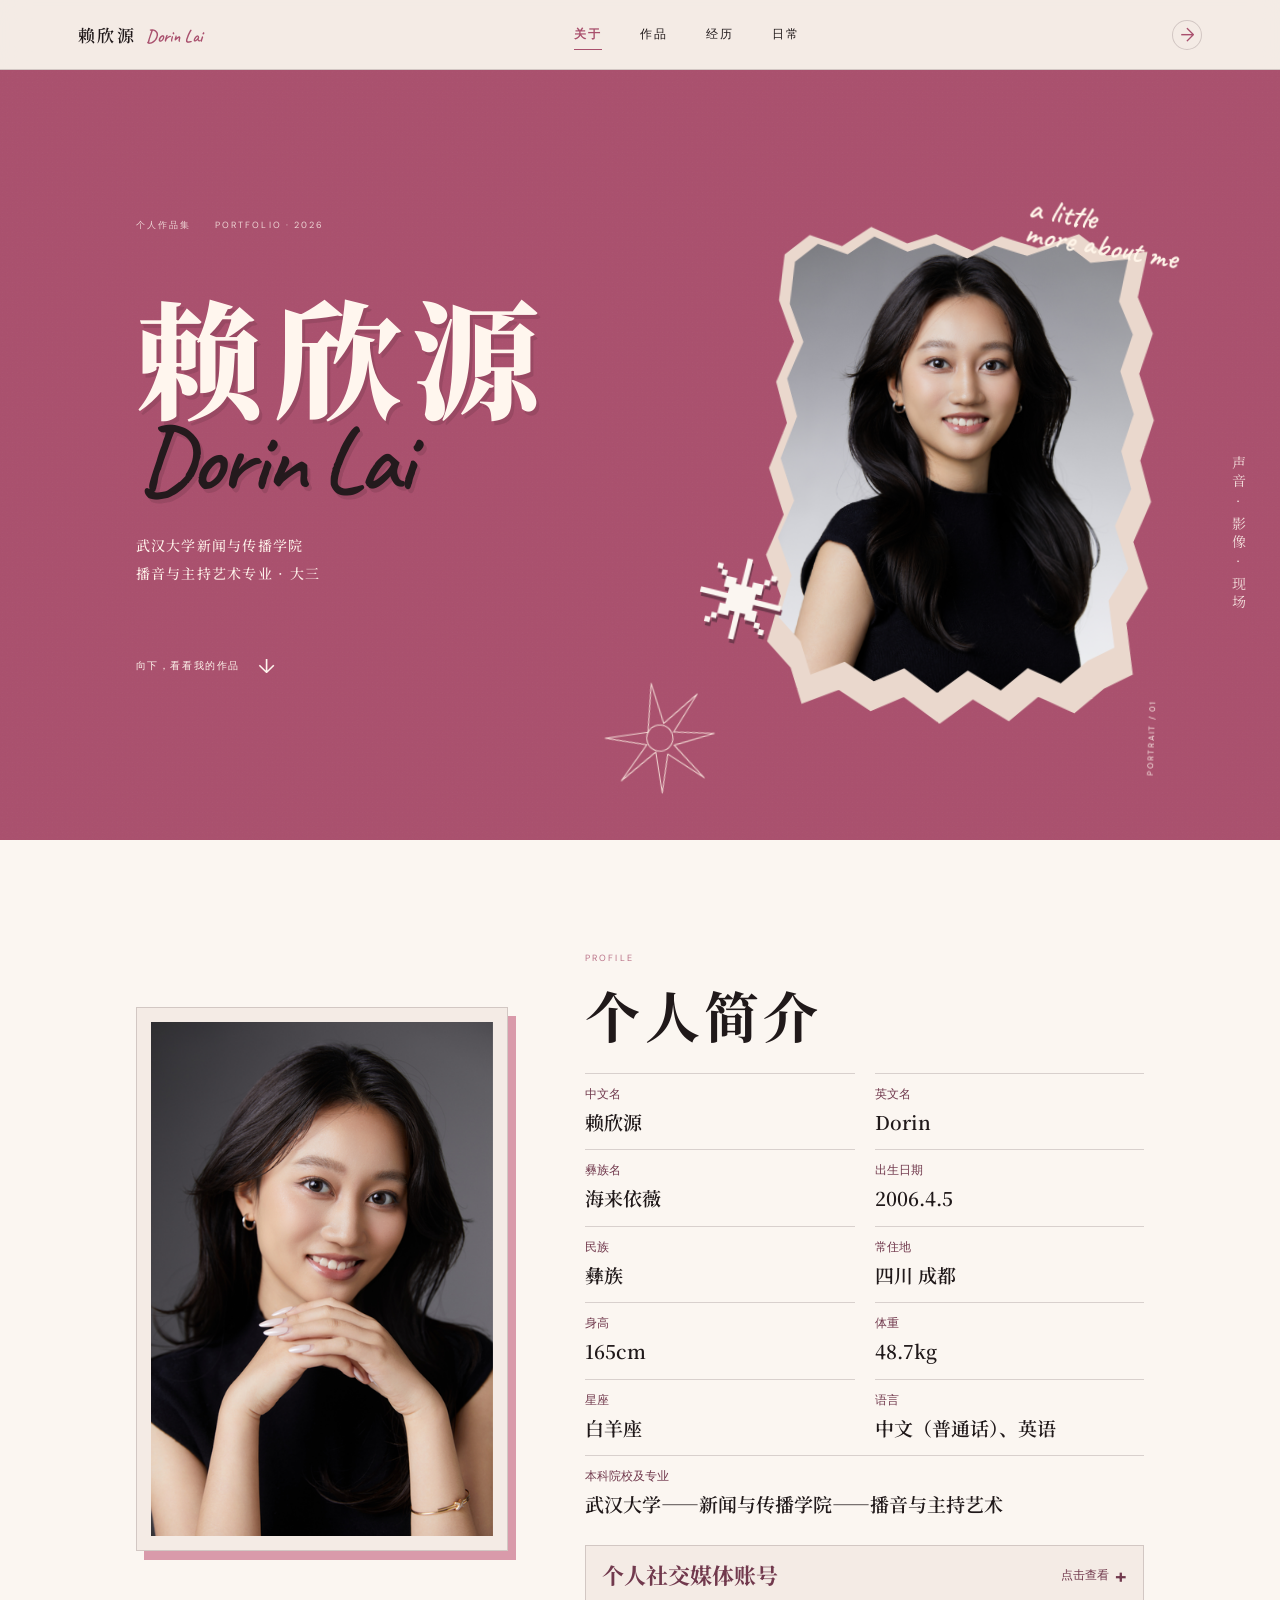
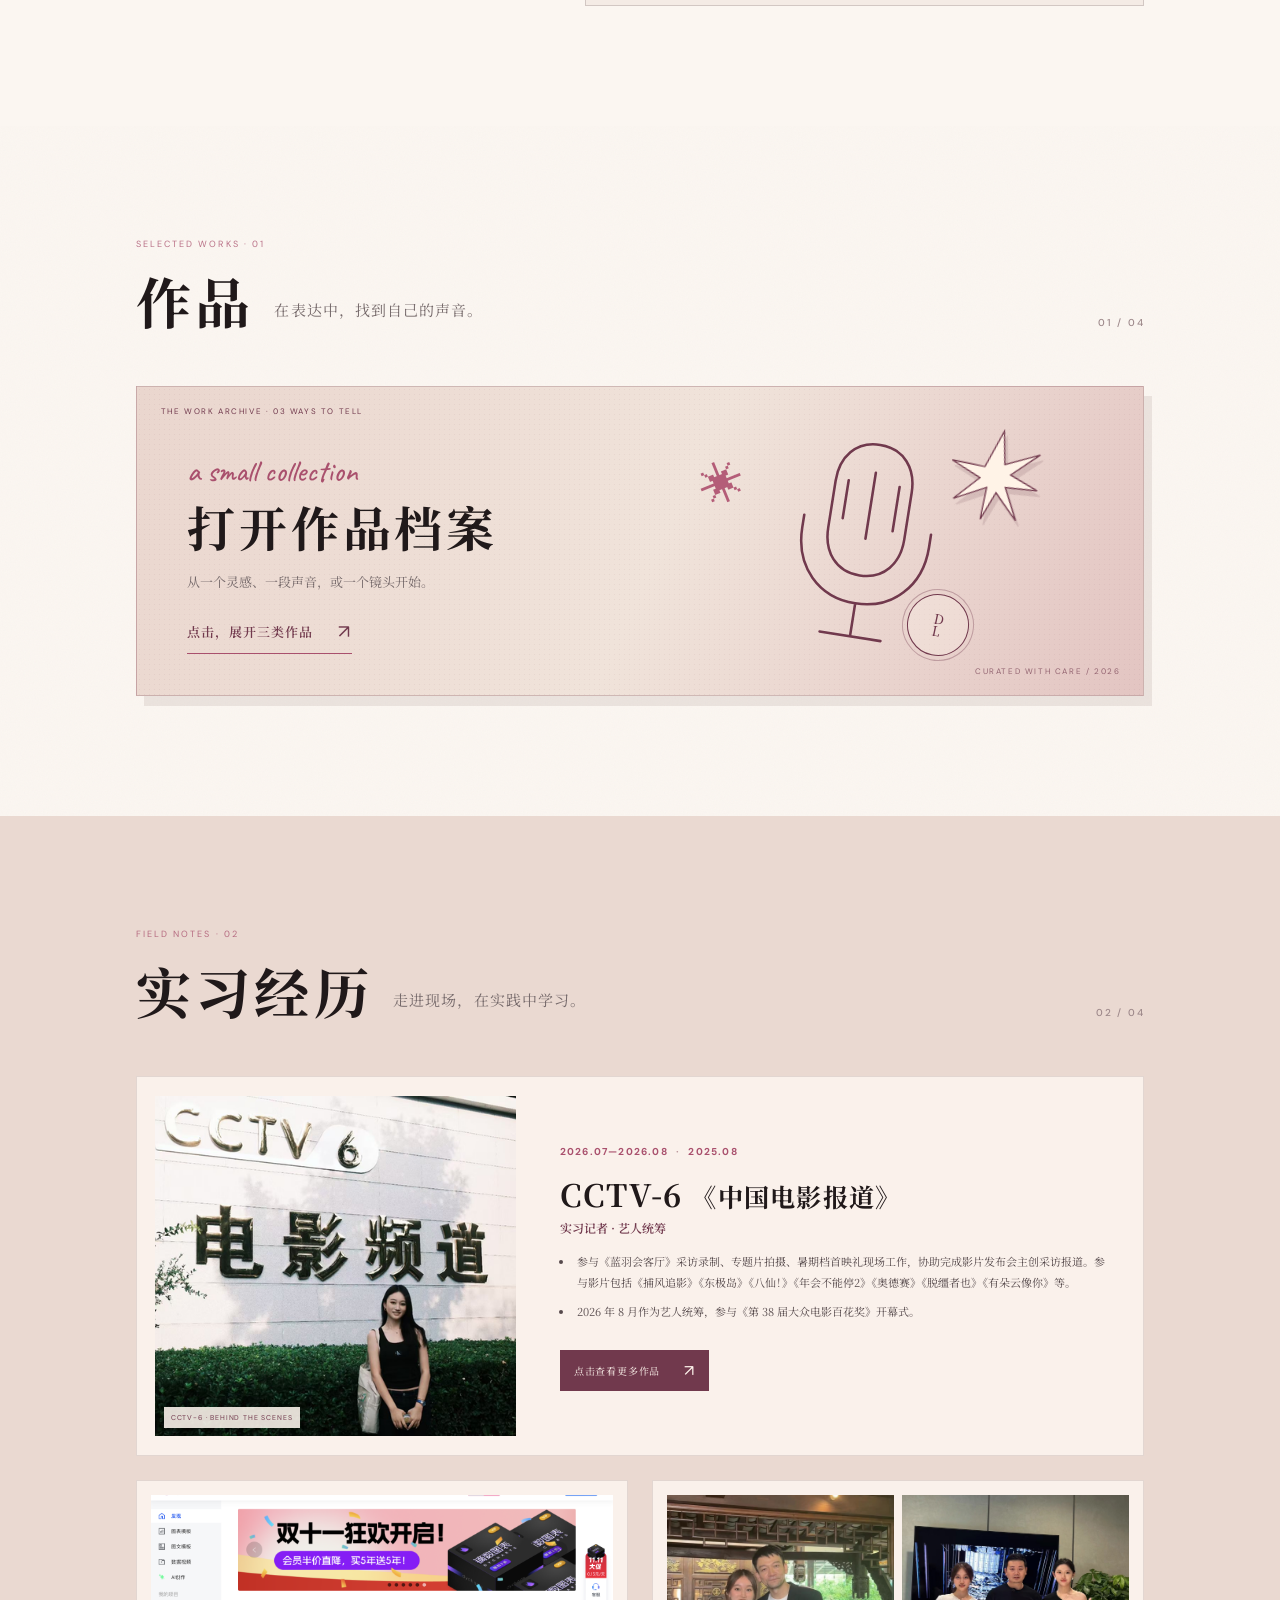
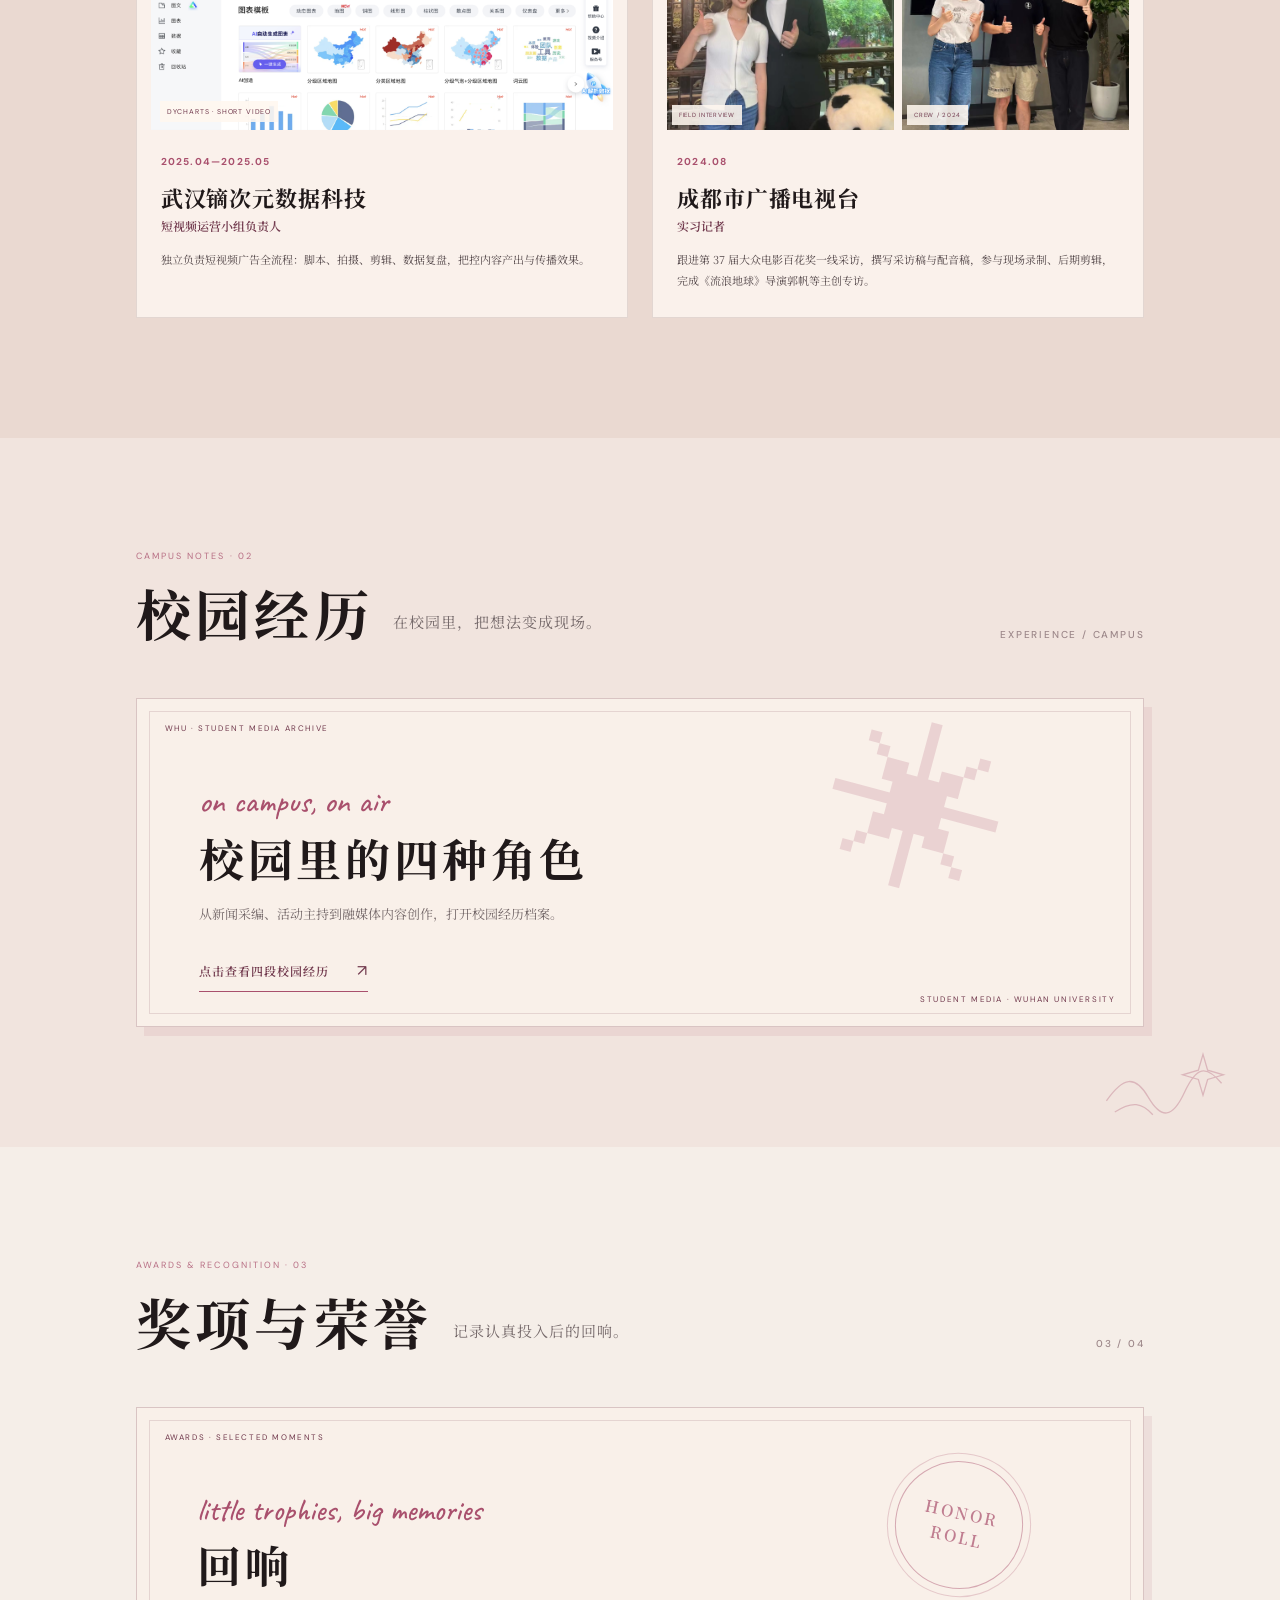
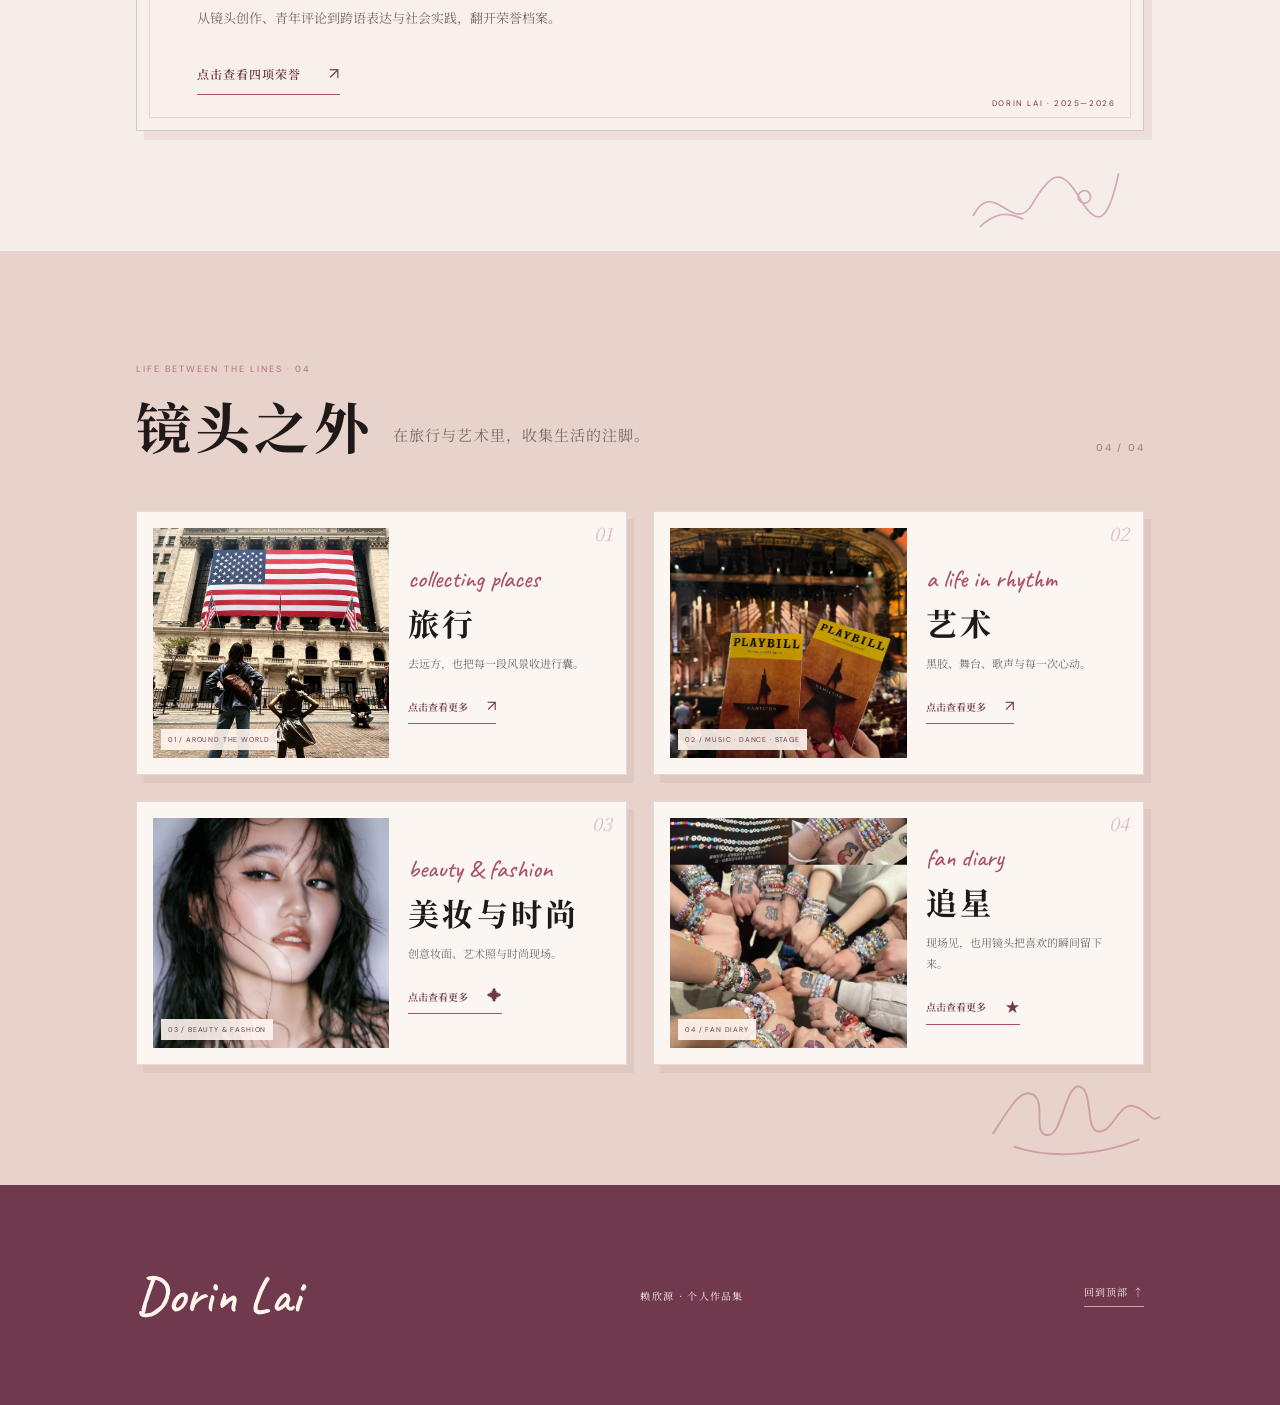
<file: index.html>
<!doctype html>
<html lang="zh-CN">
  <head>
    <meta charset="UTF-8" />
    <meta name="viewport" content="width=device-width, initial-scale=1.0" />
    <meta name="theme-color" content="#f4e9e3" />
    <title>Dorin Lai — Portfolio</title>
    <link rel="preconnect" href="https://fonts.googleapis.com" />
    <link rel="preconnect" href="https://fonts.gstatic.com" crossorigin />
    <link href="https://fonts.googleapis.com/css2?family=Caveat:wght@500;600;700&family=ZCOOL+KuaiLe&family=DM+Sans:wght@400;500;600;700;800&family=Noto+Serif+SC:wght@400;500;600;700;900&display=swap" rel="stylesheet" />
    <link rel="stylesheet" href="portfolio.css" />
  </head>
  <body>
    <div class="scroll-progress" aria-hidden="true"><span></span></div>
    <header class="site-header">
      <a class="wordmark" href="index.html" aria-label="返回首页"><span>赖欣源</span><i>Dorin Lai</i></a>
      <button class="menu-toggle" aria-expanded="false" aria-label="打开导航"><span></span><span></span></button>
      <nav class="main-nav" aria-label="作品集导航">
        <a href="#about">关于</a><a href="#works">作品</a><a href="#experience">经历</a><a href="#story">日常</a>
      </nav>
      <a class="back-home" href="cover.html" aria-label="返回封面">↗</a>
    </header>

    <main>
      <section class="intro" id="about">
        <div class="intro-copy">
          <p class="eyebrow"><span>个人作品集</span><span>PORTFOLIO · 2026</span></p>
          <h1>赖欣源<span class="name-script">Dorin Lai</span></h1>
          <p class="intro-note">武汉大学新闻与传播学院<br />播音与主持艺术专业 · 大三</p>
          <a class="scroll-cue" href="#works"><span>向下，看看我的作品</span><b>↓</b></a>
        </div>
        <div class="portrait-stage">
          <div class="photo-mat"></div>
          <img src="assets/dorin-portrait.jpg" alt="赖欣源个人形象照" />
          <span class="scribble">a little<br />more about me</span>
          <span class="photo-star">✳</span>
          <span class="caption">PORTRAIT / 01</span>
        </div>
        <span class="margin-note">声音 · 影像 · 现场</span>
        <svg class="intro-doodle" viewBox="0 0 150 150" aria-hidden="true"><path d="M75 5 83 59 132 28 94 72 146 82 92 89 124 137 82 99 67 148 67 94 17 124 57 83 5 66 61 67Z"/><circle cx="75" cy="77" r="17"/></svg>
      </section>

      <section class="profile section-pad" id="profile" aria-labelledby="profile-title">
        <figure class="profile-portrait">
          <img src="assets/dorin-profile-portrait.png" width="432" height="648" alt="赖欣源的个人形象照" />
        </figure>
        <div class="profile-copy">
          <div class="section-heading">
            <div><p class="eyebrow">PROFILE</p><h2 id="profile-title">个人简介</h2></div>
          </div>
          <dl class="profile-facts">
            <div><dt>中文名</dt><dd>赖欣源</dd></div>
            <div><dt>英文名</dt><dd>Dorin</dd></div>
            <div><dt>彝族名</dt><dd>海来依薇</dd></div>
            <div><dt>出生日期</dt><dd><time datetime="2006-04-05">2006.4.5</time></dd></div>
            <div><dt>民族</dt><dd>彝族</dd></div>
            <div><dt>常住地</dt><dd>四川 成都</dd></div>
            <div><dt>身高</dt><dd>165cm</dd></div>
            <div><dt>体重</dt><dd>48.7kg</dd></div>
            <div><dt>星座</dt><dd>白羊座</dd></div>
            <div><dt>语言</dt><dd>中文（普通话）、英语</dd></div>
            <div class="profile-education"><dt>本科院校及专业</dt><dd>武汉大学——新闻与传播学院——播音与主持艺术</dd></div>
          </dl>
          <details class="profile-social" id="profile-social">
            <summary>
              <span class="profile-social-title">个人社交媒体账号</span>
              <span class="profile-social-action" aria-hidden="true"><span>点击查看</span><b></b></span>
            </summary>
            <ul class="profile-social-list">
              <li>
                <a class="profile-social-link" href="https://xhslink.cn/o/10nIDCBPguA" target="_blank" rel="noopener noreferrer">
                  <span class="profile-social-badge" aria-hidden="true">小红书</span>
                  <span><strong>小红书</strong><span class="profile-social-handle">@Dorin</span></span>
                  <span class="profile-social-cta">点击查看 <span aria-hidden="true">↗</span></span>
                </a>
                <img src="assets/profile-social/xiaohongshu.jpg" width="987" height="1347" alt="小红书 @Dorin 的账号分享卡及二维码" loading="lazy" />
              </li>
              <li>
                <a class="profile-social-link" href="https://v.douyin.com/wxnxr0UsNcI/" target="_blank" rel="noopener noreferrer">
                  <span class="profile-social-badge" aria-hidden="true">♪</span>
                  <span><strong>抖音</strong><span class="profile-social-handle">@Dorin</span></span>
                  <span class="profile-social-cta">点击查看 <span aria-hidden="true">↗</span></span>
                </a>
                <img src="assets/profile-social/douyin.jpg" width="1125" height="1680" alt="抖音 @Dorin 的账号分享卡及二维码" loading="lazy" />
              </li>
              <li>
                <a class="profile-social-link" href="https://www.instagram.com/dorin.lai?rpxt=ZDc3bWJqaXo5cHNv&amp;utm_source=qr" target="_blank" rel="noopener noreferrer">
                  <span class="profile-social-badge" aria-hidden="true"><span class="profile-social-camera"></span></span>
                  <span><strong>Instagram</strong><span class="profile-social-handle">@dorin.lai</span></span>
                  <span class="profile-social-cta">点击查看 <span aria-hidden="true">↗</span></span>
                </a>
                <img src="assets/profile-social/instagram.jpg" width="880" height="1512" alt="Instagram @dorin.lai 的账号分享卡及二维码" loading="lazy" />
              </li>
            </ul>
          </details>
        </div>
      </section>

      <section class="works section-pad" id="works">
        <div class="section-heading">
          <div><p class="eyebrow">SELECTED WORKS · 01</p><h2>作品<span>在表达中，找到自己的声音。</span></h2></div>
          <span class="section-index">01 / 04</span>
        </div>
        <div class="gallery-gate" id="gallery-gate">
          <span class="gate-label">THE WORK ARCHIVE · 03 WAYS TO TELL</span>
          <div class="gate-copy"><span class="gate-script">a small collection</span><h3>打开作品档案</h3><p>从一个灵感、一段声音，或一个镜头开始。</p></div>
          <div class="gate-art" aria-hidden="true">
            <svg class="gate-spark" viewBox="0 0 120 120"><path d="M60 4 70 45 111 23 80 56 117 68 77 73 99 111 67 82 55 119 54 78 16 101 43 68 4 54 46 53Z"/></svg>
            <svg class="gate-mic" viewBox="0 0 140 180"><path d="M70 13c-19 0-30 14-30 33v37c0 19 11 33 30 33s30-14 30-33V46c0-19-11-33-30-33Z"/><path d="M20 76v10c0 31 21 52 50 52s50-21 50-52V76M70 138v26m-24 0h48M50 44v30m20-39v52m20-44v35"/></svg>
            <span class="gate-tape">✳</span><span class="gate-stamp">D<br />L</span>
          </div>
          <button class="open-gallery" type="button" aria-expanded="false" aria-controls="works-panels"><span>点击，展开三类作品</span><b>↗</b></button>
          <span class="gate-note">CURATED WITH CARE / 2026</span>
        </div>
        <div class="work-gallery" id="works-panels" hidden>
          <div class="gallery-toolbar"><div class="work-filters" role="group" aria-label="按作品类型筛选">
            <button type="button" class="filter-chip is-active" data-filter="all" aria-pressed="true">全部</button>
            <button type="button" class="filter-chip" data-filter="plan" aria-pressed="false">策划</button>
            <button type="button" class="filter-chip" data-filter="voice" aria-pressed="false">播音</button>
            <button type="button" class="filter-chip" data-filter="film" aria-pressed="false">导演 / 剪辑</button>
          </div><button class="gallery-close" type="button">收起作品 <span>↑</span></button></div>
        <div class="work-grid">
          <a class="work-card work-card--plan" href="iss-channel.html" aria-label="打开 ISS Channel 公众号企划项目" data-category="plan" data-cursor="进入">
            <div class="work-art"><span class="art-mark">企划</span><span class="art-number">01</span><div class="art-orbit"></div></div>
            <div class="work-meta"><span>策划作品</span><span class="availability">公众号企划 · 04</span></div>
            <h3>创意策划与内容表达</h3><p>从人物专访到公益行动与新闻评论，查看公众号企划与内容实践。</p>
          </a>
          <a class="work-card work-card--voice" href="speaking.html" aria-label="打开播音与主持艺术作品页" data-category="voice" data-cursor="进入">
            <div class="work-art"><span class="art-mark">声音</span><span class="art-number">02</span><div class="sound-wave"><i></i><i></i><i></i><i></i><i></i><i></i><i></i><i></i><i></i><i></i><i></i><i></i><i></i></div></div>
            <div class="work-meta"><span>播音作品</span><span class="availability">视频收录 · 06</span></div>
            <h3>让文字抵达听众</h3><p>从卫视主持、出镜报道到英文主持与课程作品，记录现场与镜头前的表达实践。</p>
          </a>
          <a class="work-card work-card--film" href="filmmaking.html" aria-label="打开用影像温暖世界作品页" data-category="film" data-cursor="进入">
            <div class="work-art"><span class="art-mark">影像</span><span class="art-number">03</span><div class="film-frame"><b>PLAY</b></div></div>
            <div class="work-meta"><span>导演 / 剪辑</span><span class="availability">片段待补充</span></div>
            <h3>镜头里的叙事</h3><p>导演/拍摄/剪辑——短片、纪录片等</p>
          </a>
        </div>
        </div>
      </section>

      <section class="experience section-pad" id="experience">
        <div class="section-heading">
          <div><p class="eyebrow">FIELD NOTES · 02</p><h2>实习经历<span>走进现场，在实践中学习。</span></h2></div>
          <span class="section-index">02 / 04</span>
        </div>
        <div class="internship-list">
          <article class="internship-card internship-featured">
            <figure class="internship-photo internship-photo--cctv"><img src="assets/internships/cctv6/cctv-building.png" alt="赖欣源在 CCTV-6 电影频道大楼前" /><figcaption>CCTV-6 · BEHIND THE SCENES</figcaption></figure>
            <div class="internship-copy">
              <span class="internship-date">2026.07—2026.08 <i>·</i> 2025.08</span>
              <h3>CCTV-6 <span>《中国电影报道》</span></h3>
              <p class="internship-role">实习记者 · 艺人统筹</p>
              <ul><li>参与《蓝羽会客厅》采访录制、专题片拍摄、暑期档首映礼现场工作，协助完成影片发布会主创采访报道。参与影片包括《捕风追影》《东极岛》《八仙！》《年会不能停2》《奥德赛》《脱缰者也》《有朵云像你》等。</li><li>2026 年 8 月作为艺人统筹，参与《第 38 届大众电影百花奖》开幕式。</li></ul>
              <a class="internship-link" href="cctv6.html" data-cursor="打开">点击查看更多作品 <b>↗</b></a>
            </div>
          </article>
          <div class="internship-secondary">
            <article class="internship-card">
              <figure class="internship-photo internship-photo--dy"><img src="assets/internships/dycharts-dashboard.png" alt="镝数图表平台工作界面" /><figcaption>DYCHARTS · SHORT VIDEO</figcaption></figure>
              <div class="internship-copy">
                <span class="internship-date">2025.04—2025.05</span>
                <h3>武汉镝次元数据科技</h3>
                <p class="internship-role">短视频运营小组负责人</p>
                <p>独立负责短视频广告全流程：脚本、拍摄、剪辑、数据复盘，把控内容产出与传播效果。</p>
              </div>
            </article>
            <article class="internship-card">
              <div class="internship-photo-pair">
                <figure class="internship-photo"><img src="assets/internships/chengdu-guofan.jpg" alt="成都采访现场与电影人合影" /><figcaption>FIELD INTERVIEW</figcaption></figure>
                <figure class="internship-photo"><img src="assets/internships/chengdu-group.jpg" alt="采访团队与电影主创合影" /><figcaption>CREW / 2024</figcaption></figure>
              </div>
              <div class="internship-copy">
                <span class="internship-date">2024.08</span>
                <h3>成都市广播电视台</h3>
                <p class="internship-role">实习记者</p>
                <p>跟进第 37 届大众电影百花奖一线采访，撰写采访稿与配音稿，参与现场录制、后期剪辑，完成《流浪地球》导演郭帆等主创专访。</p>
              </div>
            </article>
          </div>
        </div>
      </section>

      <section class="campus section-pad" id="campus">
        <div class="section-heading">
          <div><p class="eyebrow">CAMPUS NOTES · 02</p><h2>校园经历<span>在校园里，把想法变成现场。</span></h2></div>
          <span class="section-index">EXPERIENCE / CAMPUS</span>
        </div>
        <div class="campus-gate" id="campus-gate">
          <span class="campus-gate-kicker">WHU · STUDENT MEDIA ARCHIVE</span>
          <span class="campus-doodle" aria-hidden="true">✳</span>
          <div class="campus-gate-copy"><span class="gate-script">on campus, on air</span><h3>校园里的四种角色</h3><p>从新闻采编、活动主持到融媒体内容创作，打开校园经历档案。</p></div>
          <button class="campus-open" type="button" aria-expanded="false" aria-controls="campus-entries">点击查看四段校园经历 <b>↗</b></button>
          <span class="campus-gate-foot">STUDENT MEDIA · WUHAN UNIVERSITY</span>
        </div>
        <div class="campus-entries" id="campus-entries" hidden>
          <div class="campus-toolbar"><span>FOUR CHAPTERS / 2024—2026</span><button class="campus-close" type="button">收起经历 ↑</button></div>
          <article class="campus-card campus-card--lead">
            <div class="campus-gallery campus-gallery--three">
              <figure><img src="assets/campus/tv-office.jpg" alt="赖欣源在武汉大学广播电视台" /><figcaption>WHU TV · TEAM LEAD</figcaption></figure>
              <figure><img src="assets/campus/control-room.jpg" alt="武汉大学广播电视台导播控制室" /><figcaption>BEHIND THE SCENES</figcaption></figure>
              <figure><img src="assets/campus/official-video.jpg" alt="参与武汉大学官方视频出镜" /><figcaption>OFFICIAL MEDIA</figcaption></figure>
            </div>
            <div class="campus-copy"><span class="campus-number">01 / STUDENT REPORTER GROUP</span><span class="campus-date">2025.06 — 2026.06</span><h3>武汉大学广播电视台学生记者团</h3><p class="campus-role">学生总负责人</p><p>统筹电视台内容生产与团队管理，牵头校园新闻、专题栏目策划录制，对接校内各部门宣传工作，参与武汉大学官方抖音内容创作。</p></div>
          </article>
          <article class="campus-card campus-card--media">
            <div class="campus-gallery campus-gallery--two">
              <figure><img src="assets/campus/student-affairs-logo.jpg" alt="武汉大学学生工作部标志" /><figcaption>STUDENT AFFAIRS</figcaption></figure>
              <figure><img src="assets/campus/sports-event.png" alt="校园活动现场出镜主持" /><figcaption>ON CAMPUS</figcaption></figure>
            </div>
            <div class="campus-copy"><span class="campus-number">02 / NEW MEDIA CENTER</span><span class="campus-date">2024.09 — 2025.06</span><h3>武汉大学学生工作部融媒体中心</h3><p class="campus-role">策划 · 文案 · 出镜</p><p>撰写官方校媒文稿，独立策划、主持校园大型活动、专题拍摄及人物专访。</p><a class="campus-more" href="campus-media.html">点击查看更多 <b>↗</b></a></div>
          </article>
          <article class="campus-card campus-card--forum">
            <div class="campus-gallery campus-gallery--single"><figure><img src="assets/campus/entrepreneur-logo.jpg" alt="武汉大学大学生创新创业促进中心标志" /><figcaption>WHU · LUOJIA FORUM</figcaption></figure></div>
            <div class="campus-copy"><span class="campus-number">03 / CAMPUS PROMOTION</span><span class="campus-date">HOST GROUP MEMBER</span><h3>大学生创业指导中心校推组</h3><p class="campus-role">主持人组成员</p><p>负责《珞珈论坛》主持稿撰写、现场活动主持。</p><a class="campus-more" href="luojia-forum.html">点击查看更多 <b>↗</b></a></div>
          </article>
          <article class="campus-card campus-card--future">
            <div class="campus-gallery campus-gallery--single"><figure><img src="assets/campus/future-tv-logo.png" alt="武汉大学青年传媒集团未来网络电视台标志" /><figcaption>YOUTH MEDIA GROUP</figcaption></figure></div>
            <div class="campus-copy"><span class="campus-number">04 / FUTURE INTERNET TV</span><span class="campus-date">2024.09 — 2025.06</span><h3>青年传媒集团未来网络电视台</h3><p class="campus-role">策划 · 出镜成员</p><p>负责校园栏目出镜、选题策划与后期剪辑，产出青年向校园融媒体内容。</p></div>
          </article>
        </div>
        <svg class="campus-lineart" viewBox="0 0 140 100" aria-hidden="true"><path d="M8 72c18-26 31-28 45-4s26 23 39-5 23-30 40-10M17 84c19-12 29-10 41 3m49-48 5-17 5 17 17 5-17 5-5 17-5-17-17-5z"/></svg>
      </section>

      <section class="recognition section-pad">
        <div class="section-heading">
          <div><p class="eyebrow">AWARDS & RECOGNITION · 03</p><h2>奖项与荣誉<span>记录认真投入后的回响。</span></h2></div>
          <span class="section-index">03 / 04</span>
        </div>
        <div class="honors-gate" id="honors-gate">
          <span class="honors-gate-kicker">AWARDS · SELECTED MOMENTS</span>
          <span class="honors-stamp" aria-hidden="true">HONOR<br/>ROLL</span>
          <div class="honors-gate-copy"><span class="gate-script">little trophies, big memories</span><h3>回响</h3><p>从镜头创作、青年评论到跨语表达与社会实践，翻开荣誉档案。</p></div>
          <button class="honors-open" type="button" aria-expanded="false" aria-controls="honors-list">点击查看四项荣誉 <b>↗</b></button>
          <span class="honors-gate-foot">DORIN LAI · 2025—2026</span>
        </div>
        <div class="honors-list" id="honors-list" hidden>
          <div class="honors-toolbar"><span>FOUR HONORS / 2025—2026</span><button class="honors-close" type="button">收起荣誉 ↑</button></div>
          <article class="honor-entry honor-entry--feature">
            <div class="honor-images honor-images--pair"><figure><img src="assets/awards/showtime-award.jpg" alt="赖欣源手持珈斯卡最佳摄影奖奖杯"/><figcaption>BEST CINEMATOGRAPHY · 2026</figcaption></figure><figure><img src="assets/awards/showtime-trophy.jpg" alt="珈斯卡最佳摄影奖奖杯特写"/><figcaption>THE TROPHY</figcaption></figure></div>
            <div class="honor-copy"><span class="honor-index">01 / FILM & IMAGE</span><span class="honor-year">2026</span><h3>“珈斯卡”最佳摄影奖</h3><p class="honor-context">武汉大学新闻与传播学院第四届</p><p>获奖作品：《showtime》</p></div>
          </article>
          <article class="honor-entry honor-entry--certificate">
            <div class="honor-images"><figure><img src="assets/awards/campus-media-award.jpg" alt="第六届大学生校园媒体大赛青年评论一等奖获奖证书"/><figcaption>FIRST PRIZE · YOUTH COMMENTARY</figcaption></figure></div>
            <div class="honor-copy"><span class="honor-index">02 / CAMPUS MEDIA</span><span class="honor-year">2026</span><h3>第六届大学生校园媒体大赛<br/>“青年评论”一等奖</h3><p>获奖作品：《当慢车遇见快门：镜头下的凝视与尊严》</p></div>
          </article>
          <article class="honor-entry honor-entry--reverse">
            <div class="honor-images"><figure><img src="assets/awards/chinese-stories-award.jpg" alt="第二届大学生讲好中国故事大会跨语传播表达荣誉证书"/><figcaption>CROSS-LINGUAL COMMUNICATION</figcaption></figure></div>
            <div class="honor-copy"><span class="honor-index">03 / INTERNATIONAL VOICE</span><span class="honor-year">2025</span><h3>“讲好中国故事”大会<br/>跨语传播・表达荣誉</h3><p class="honor-context">上海戏剧学院第二届大学生大会</p><p>获奖作品：《Chinese Films：120 Years, Our Stories》</p></div>
          </article>
          <article class="honor-entry honor-entry--certificate">
            <div class="honor-images"><figure><img src="assets/awards/social-practice-award.jpg" alt="武汉大学学生社会实践活动校级先进个人证书"/><figcaption>ADVANCED INDIVIDUAL · 2025</figcaption></figure></div>
            <div class="honor-copy"><span class="honor-index">04 / SOCIAL PRACTICE</span><span class="honor-year">2025</span><h3>武汉大学学生社会实践活动<br/>校级先进个人</h3><p>以行动记录与回应真实的社会现场。</p></div>
          </article>
        </div>
        <svg class="honor-doodle" viewBox="0 0 180 90" aria-hidden="true"><path d="M7 61c26-42 43 27 67-8S110 14 127 49 157 83 173 26"/><path d="M14 74c18-14 31-15 48-5"/><circle cx="133" cy="49" r="7"/></svg>
      </section>

      <section class="story section-pad" id="story">
        <div class="section-heading">
          <div><p class="eyebrow">LIFE BETWEEN THE LINES · 04</p><h2>镜头之外<span>在旅行与艺术里，收集生活的注脚。</span></h2></div>
          <span class="section-index">04 / 04</span>
        </div>
        <div class="life-doors">
          <a class="life-door life-door--travel" href="travel.html" data-cursor="启程"><div class="life-door-image"><img src="assets/life/travel/cover.jpg" alt="站在纽约证券交易所前的旅行留影"/><span>01 / AROUND THE WORLD</span></div><div class="life-door-copy"><span class="life-door-script">collecting places</span><h3>旅行</h3><p>去远方，也把每一段风景收进行囊。</p><span class="life-door-link">点击查看更多 <b>↗</b></span></div><span class="life-door-number">01</span></a>
          <a class="life-door life-door--art" href="art-life.html" data-cursor="聆听"><div class="life-door-image"><img src="assets/life/art/live.jpg" alt="纽约音乐剧现场的节目单与剧场"/><span>02 / MUSIC · DANCE · STAGE</span></div><div class="life-door-copy"><span class="life-door-script">a life in rhythm</span><h3>艺术</h3><p>黑胶、舞台、歌声与每一次心动。</p><span class="life-door-link">点击查看更多 <b>↗</b></span></div><span class="life-door-number">02</span></a>
          <a class="life-door life-door--fashion" href="fashion.html" data-cursor="探索">
            <div class="life-door-image"><img src="assets/life/fashion/01.jpg" alt="美妆与时尚封面" loading="lazy"/><span>03 / BEAUTY &amp; FASHION</span></div>
            <div class="life-door-copy">
              <span class="life-door-script">beauty &amp; fashion</span>
              <h3>美妆与时尚</h3>
              <p>创意妆面、艺术照与时尚现场。</p>
              <span class="life-door-link">点击查看更多 <b aria-hidden="true">✦</b></span>
            </div>
            <span class="life-door-number">03</span>
          </a>
          <a class="life-door life-door--fandom" href="fandom.html" data-cursor="现场见">
            <div class="life-door-image"><img src="assets/life/fandom/01.jpg" alt="歌迷戴着友谊手链围成一圈" loading="lazy"/><span>04 / FAN DIARY</span></div>
            <div class="life-door-copy">
              <span class="life-door-script">fan diary</span>
              <h3>追星</h3>
              <p>现场见，也用镜头把喜欢的瞬间留下来。</p>
              <span class="life-door-link">点击查看更多 <b aria-hidden="true">★</b></span>
            </div>
            <span class="life-door-number">04</span>
          </a>
        </div>
        <svg class="story-doodle" viewBox="0 0 190 100" aria-hidden="true"><path d="M8 68c18-26 31-48 44-39s-3 41 13 43 21-55 36-50 3 48 19 48 22-32 39-25 15 18 25 12"/><path d="M30 83c36 14 88 13 131-3"/></svg>
      </section>

      <footer class="site-footer">
        <span class="footer-script">Dorin Lai</span>
        <p>赖欣源 · 个人作品集</p>
        <a href="#about">回到顶部 ↑</a>
      </footer>
    </main>
    <dialog class="work-dialog" aria-labelledby="dialog-title">
      <button class="dialog-close" aria-label="关闭详情">×</button>
      <p class="eyebrow">WORK NOTE / <span class="dialog-index">01</span></p>
      <h2 id="dialog-title"></h2>
      <p class="dialog-copy"></p>
      <div class="dialog-fields"><span>项目背景</span><span>个人职责</span><span>过程与成果</span></div>
      <p class="dialog-hint">点击任意空白处或按 Esc 关闭</p>
    </dialog>
    <div class="cursor-follower" aria-hidden="true"><span></span></div>
    <script src="portfolio.js"></script>
  </body>
</html>
</file>
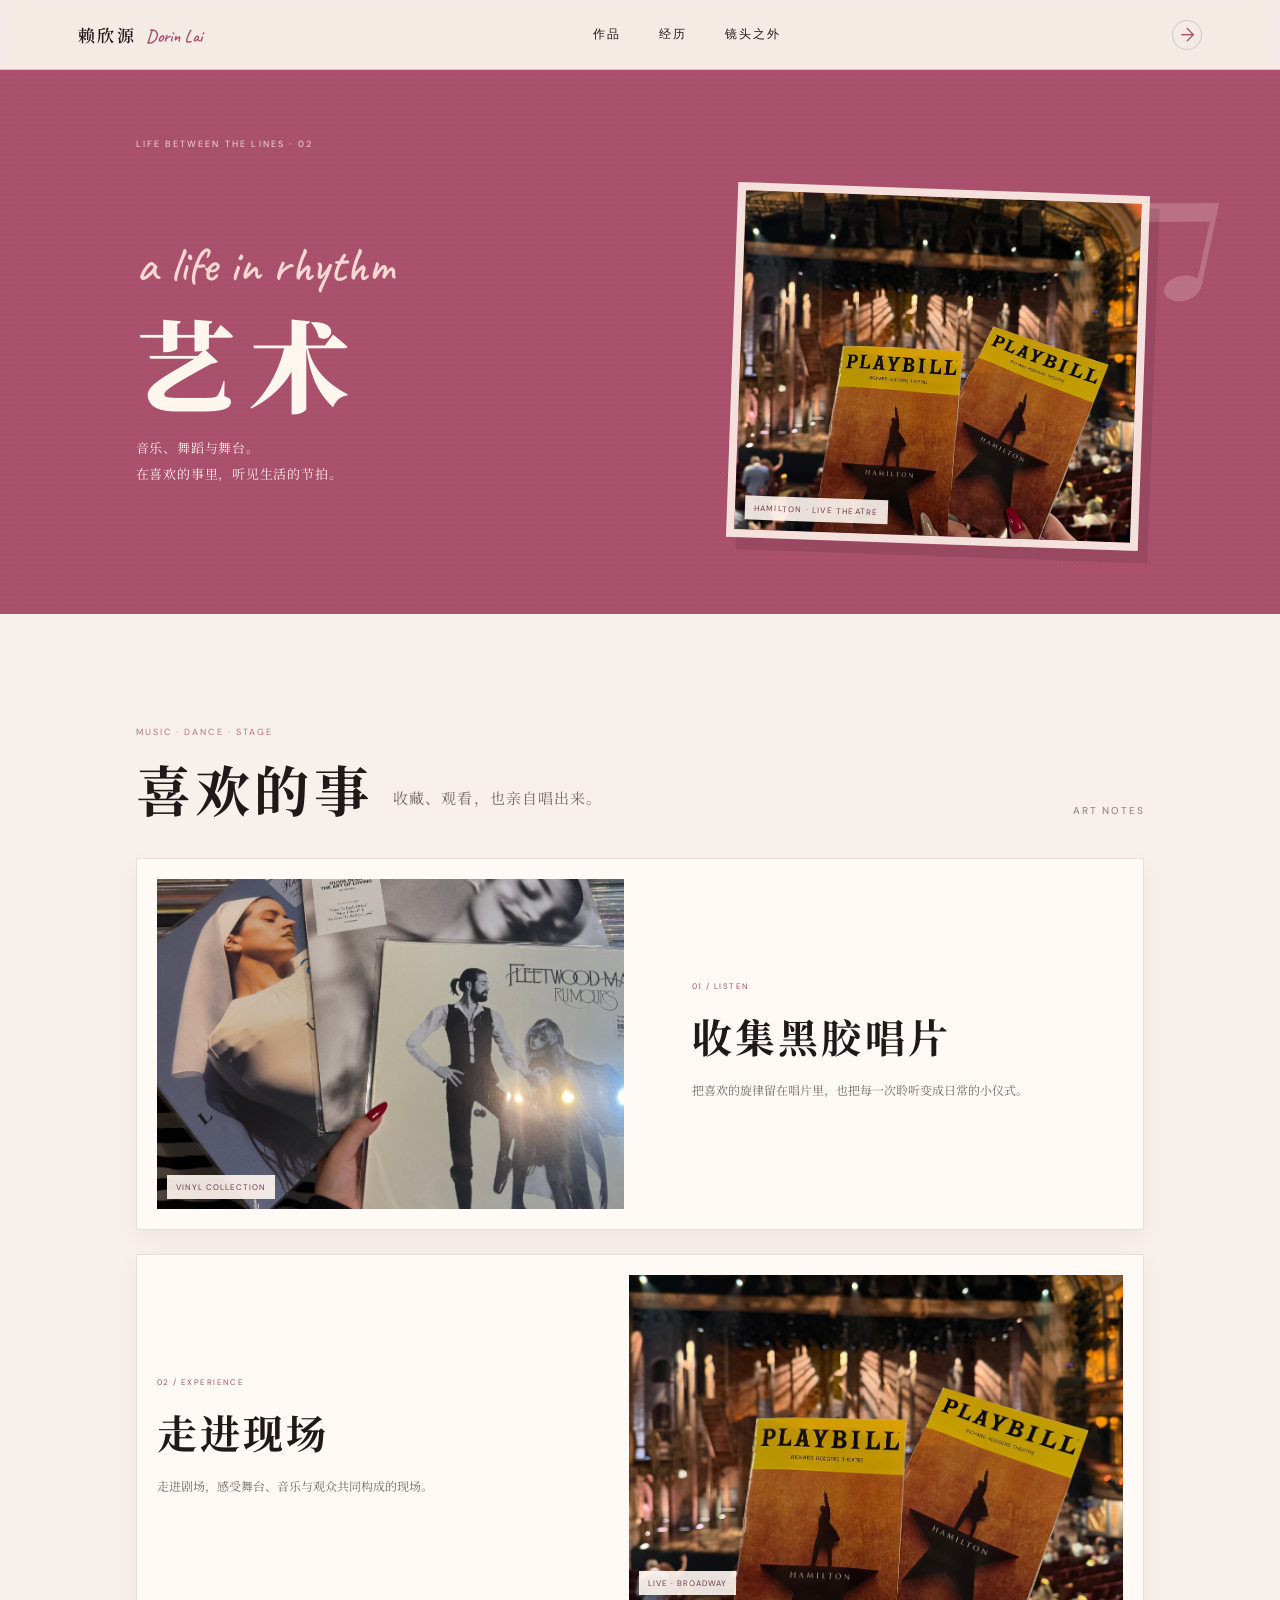
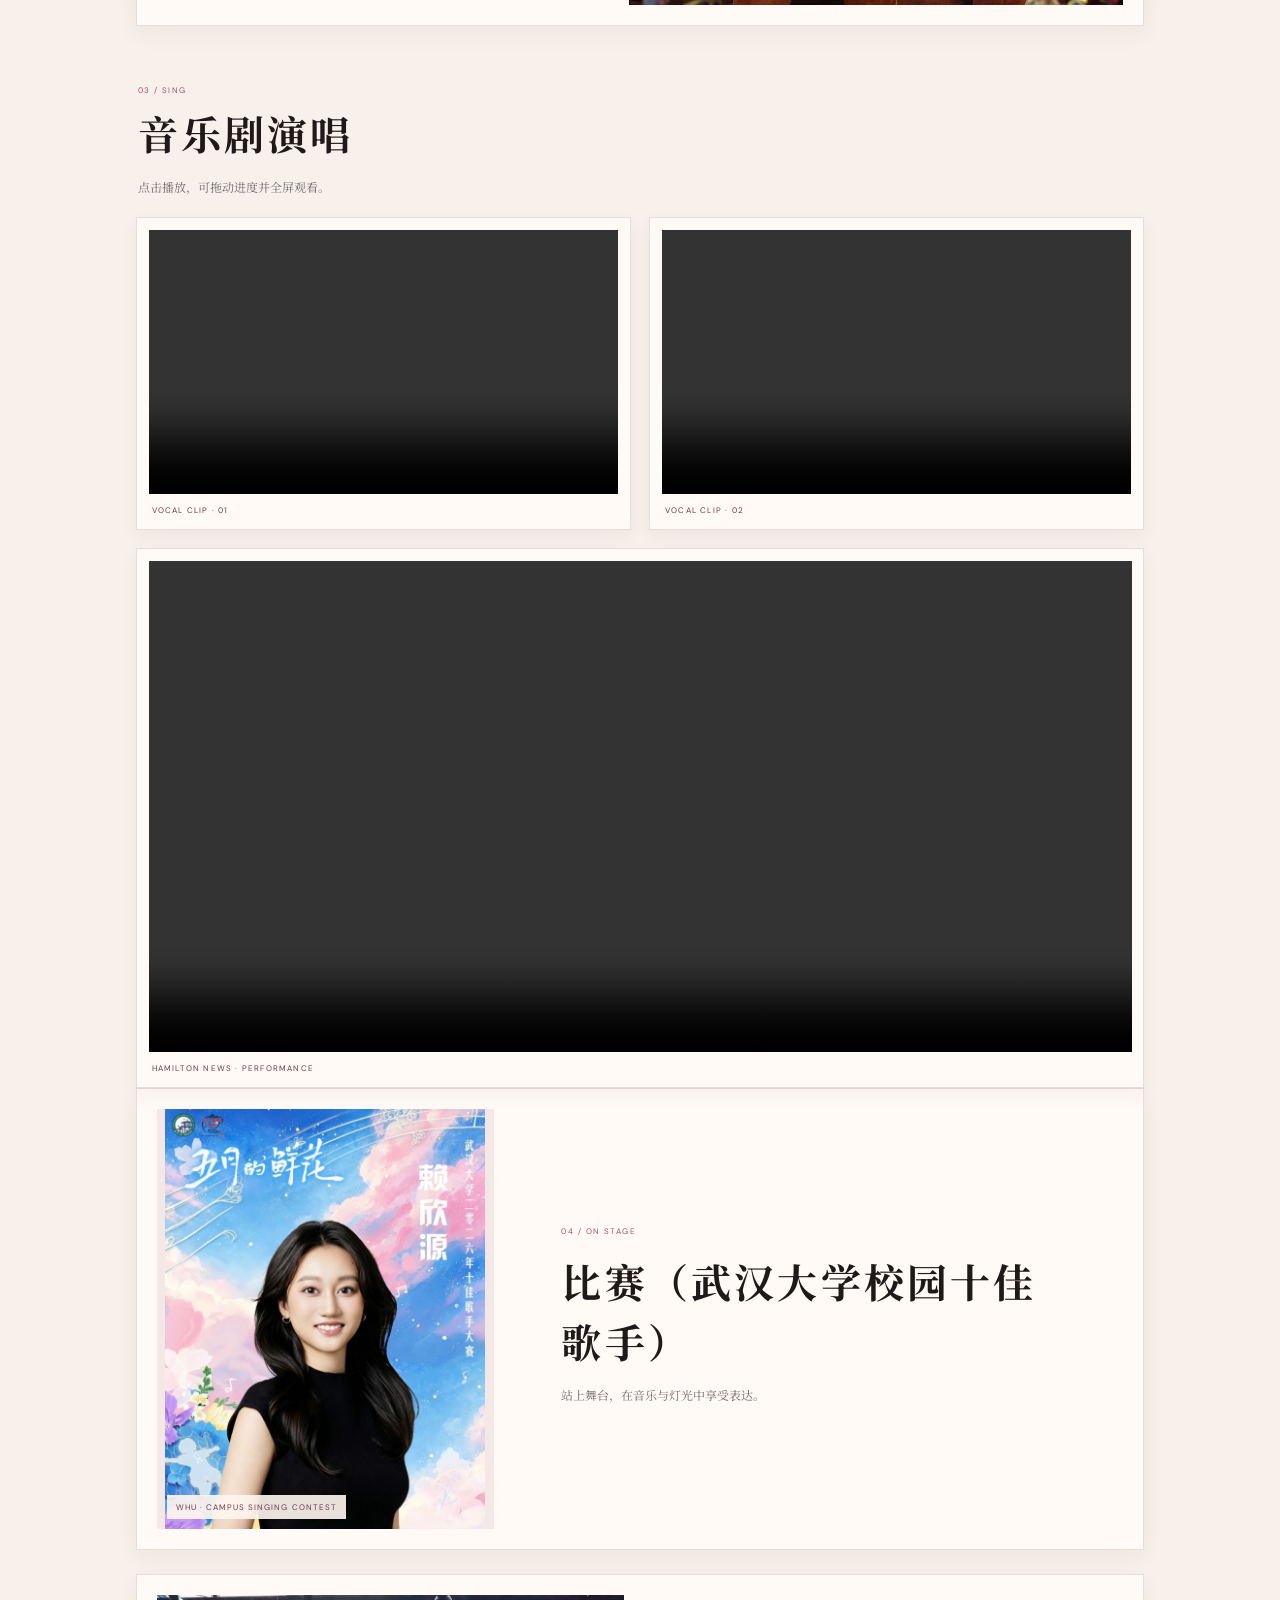
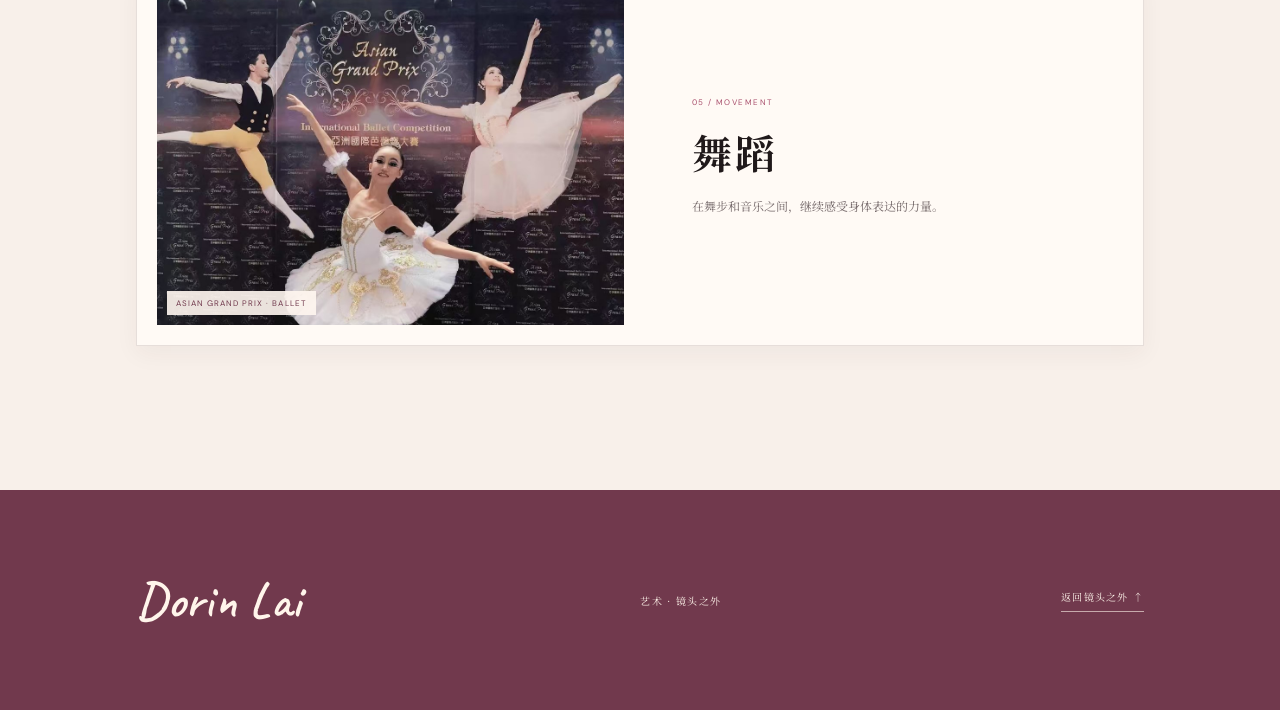
<file: art-life.html>
<!doctype html>
<html lang="zh-CN"><head><meta charset="UTF-8"/><meta name="viewport" content="width=device-width, initial-scale=1.0"/><meta name="theme-color" content="#f4e9e3"/><title>艺术｜镜头之外 · Dorin Lai</title><link rel="preconnect" href="https://fonts.googleapis.com"/><link rel="preconnect" href="https://fonts.gstatic.com" crossorigin/><link href="https://fonts.googleapis.com/css2?family=Caveat:wght@500;600;700&family=DM+Sans:wght@400;500;600;700&family=Noto+Serif+SC:wght@400;500;600;700;900&display=swap" rel="stylesheet"/><link rel="stylesheet" href="portfolio.css"/><link rel="stylesheet" href="life-detail.css"/></head>
<body><div class="scroll-progress" aria-hidden="true"><span></span></div><header class="site-header"><a class="wordmark" href="index.html"><span>赖欣源</span><i>Dorin Lai</i></a><nav class="main-nav" aria-label="作品集导航"><a href="portfolio.html#works">作品</a><a href="portfolio.html#experience">经历</a><a href="portfolio.html#story">镜头之外</a></nav><a class="back-home" href="portfolio.html#story" aria-label="返回镜头之外">↗</a></header>
<main><section class="life-hero life-hero--art"><span class="life-kicker">LIFE BETWEEN THE LINES · 02</span><div class="life-hero-layout"><div><span class="life-script">a life in rhythm</span><h1>艺术</h1><p>音乐、舞蹈与舞台。<br/>在喜欢的事里，听见生活的节拍。</p></div><figure><img src="assets/life/art/live.jpg" alt="汉密尔顿音乐剧现场节目单"/><figcaption>HAMILTON · LIVE THEATRE</figcaption></figure></div><span class="life-hero-mark">♫</span></section>
<section class="art-section section-pad"><div class="section-heading"><div><p class="eyebrow">MUSIC · DANCE · STAGE</p><h2>喜欢的事<span>收藏、观看，也亲自唱出来。</span></h2></div><span class="section-index">ART NOTES</span></div>
<article class="art-feature art-feature--vinyl"><figure><img src="assets/life/art/vinyl.jpg" alt="收集中的黑胶唱片"/><figcaption>VINYL COLLECTION</figcaption></figure><div><span class="art-index">01 / LISTEN</span><h3>收集黑胶唱片</h3><p>把喜欢的旋律留在唱片里，也把每一次聆听变成日常的小仪式。</p></div></article>
<article class="art-feature art-feature--live"><figure><img src="assets/life/art/live.jpg" alt="走进百老汇剧场观看汉密尔顿"/><figcaption>LIVE · BROADWAY</figcaption></figure><div><span class="art-index">02 / EXPERIENCE</span><h3>走进现场</h3><p>走进剧场，感受舞台、音乐与观众共同构成的现场。</p></div></article>
<div class="art-video-heading"><span class="art-index">03 / SING</span><h3>音乐剧演唱</h3><p>点击播放，可拖动进度并全屏观看。</p></div><div class="art-video-grid"><article class="art-video"><video controls playsinline preload="metadata"><source src="assets/life/video/music-01.mp4" type="video/mp4"/>当前浏览器暂不支持播放该视频。</video><span>VOCAL CLIP · 01</span></article><article class="art-video"><video controls playsinline preload="metadata"><source src="assets/life/video/music-02.mp4" type="video/mp4"/>当前浏览器暂不支持播放该视频。</video><span>VOCAL CLIP · 02</span></article><article class="art-video art-video--wide"><video controls playsinline preload="metadata"><source src="assets/life/video/music-03.mp4" type="video/mp4"/>当前浏览器暂不支持播放该视频。</video><span>HAMILTON NEWS · PERFORMANCE</span></article></div>
<article class="art-feature art-feature--contest"><figure><img src="assets/life/art/contest.png" alt="武汉大学校园十佳歌手大赛宣传海报"/><figcaption>WHU · CAMPUS SINGING CONTEST</figcaption></figure><div><span class="art-index">04 / ON STAGE</span><h3>比赛（武汉大学校园十佳歌手）</h3><p>站上舞台，在音乐与灯光中享受表达。</p></div></article>
<article class="art-feature art-feature--dance"><figure><img src="assets/life/art/dance.jpg" alt="参加亚洲国际芭蕾舞大赛"/><figcaption>ASIAN GRAND PRIX · BALLET</figcaption></figure><div><span class="art-index">05 / MOVEMENT</span><h3>舞蹈</h3><p>在舞步和音乐之间，继续感受身体表达的力量。</p></div></article></section></main><footer class="site-footer"><span class="footer-script">Dorin Lai</span><p>艺术 · 镜头之外</p><a href="portfolio.html#story">返回镜头之外 ↑</a></footer><script src="life-detail.js"></script></body></html>
</file>
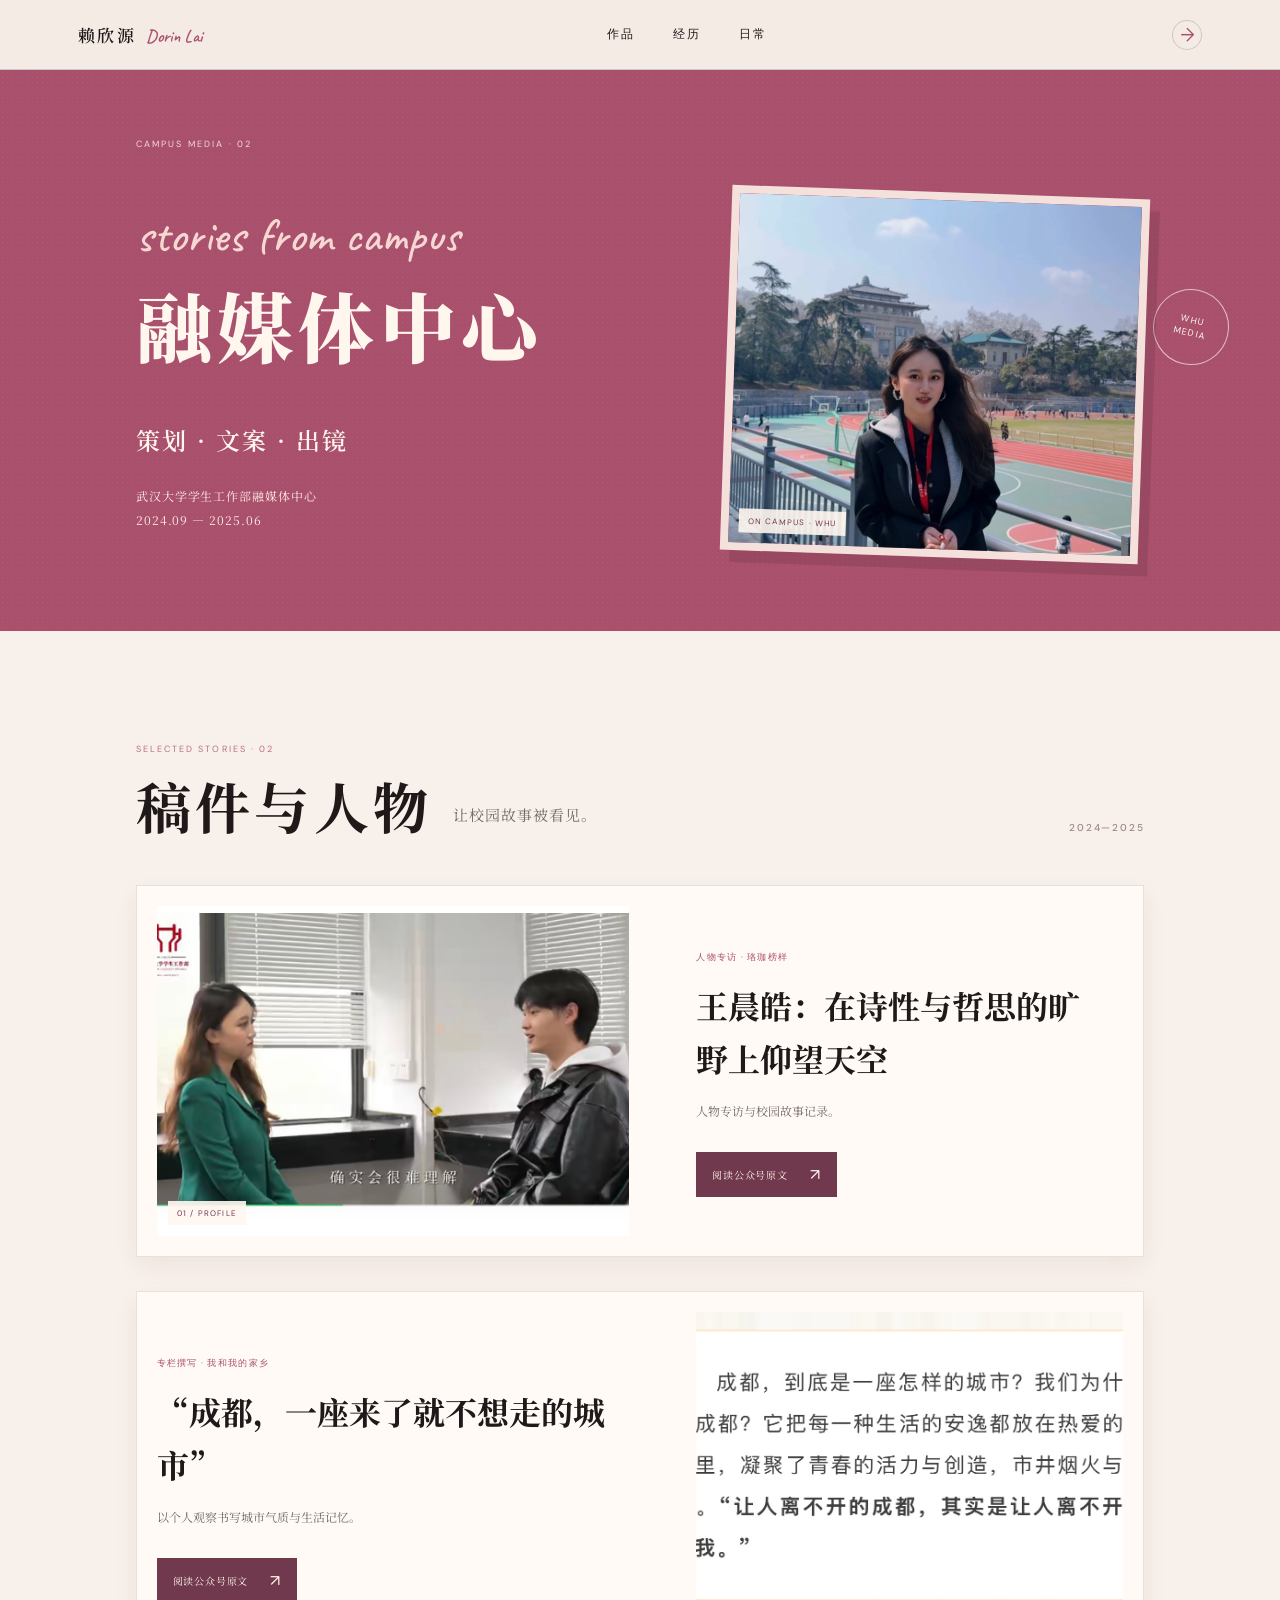
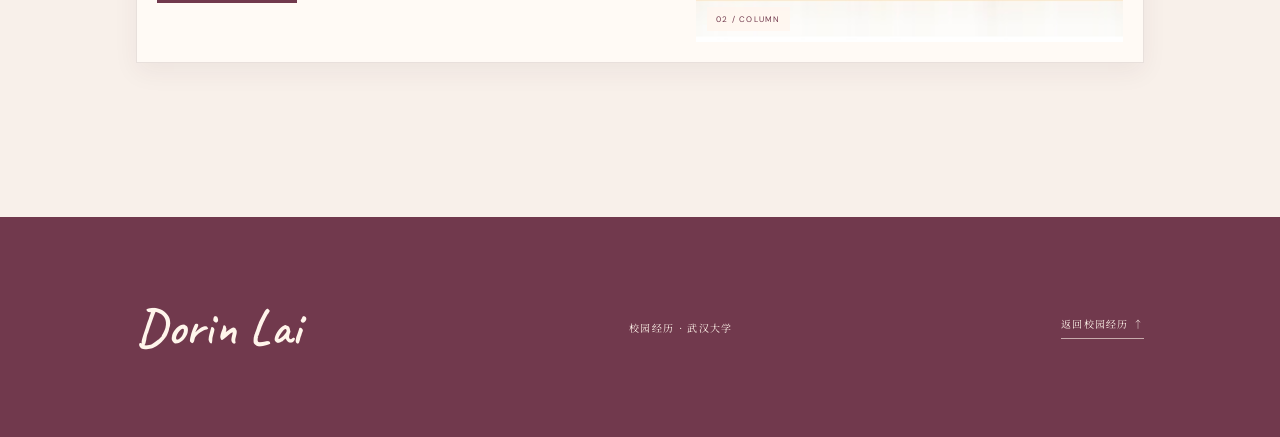
<file: campus-media.html>
<!doctype html>
<html lang="zh-CN"><head><meta charset="UTF-8"/><meta name="viewport" content="width=device-width, initial-scale=1.0"/><meta name="theme-color" content="#f4e9e3"/><title>融媒体中心｜校园经历 · Dorin Lai</title><link rel="preconnect" href="https://fonts.googleapis.com"/><link rel="preconnect" href="https://fonts.gstatic.com" crossorigin/><link href="https://fonts.googleapis.com/css2?family=Caveat:wght@500;600;700&family=DM+Sans:wght@400;500;600;700&family=Noto+Serif+SC:wght@400;500;600;700;900&display=swap" rel="stylesheet"/><link rel="stylesheet" href="portfolio.css"/><link rel="stylesheet" href="campus-detail.css"/></head>
<body><div class="scroll-progress" aria-hidden="true"><span></span></div><header class="site-header"><a class="wordmark" href="index.html" aria-label="返回首页"><span>赖欣源</span><i>Dorin Lai</i></a><nav class="main-nav" aria-label="作品集导航"><a href="portfolio.html#works">作品</a><a href="portfolio.html#experience">经历</a><a href="portfolio.html#story">日常</a></nav><a class="back-home" href="portfolio.html#campus" aria-label="返回校园经历">↗</a></header>
<main><section class="campus-detail-hero"><span class="detail-kicker">CAMPUS MEDIA · 02</span><div class="detail-hero-grid"><div><span class="detail-script">stories from campus</span><h1>融媒体中心<br/><em>策划 · 文案 · 出镜</em></h1><p>武汉大学学生工作部融媒体中心<br/>2024.09 — 2025.06</p></div><figure><img src="assets/campus/sports-event.png" alt="校园活动现场出镜主持"/><figcaption>ON CAMPUS · WHU</figcaption></figure></div><span class="detail-hero-stamp">WHU<br/>MEDIA</span></section>
<section class="campus-detail-list section-pad"><div class="section-heading"><div><p class="eyebrow">SELECTED STORIES · 02</p><h2>稿件与人物<span>让校园故事被看见。</span></h2></div><span class="section-index">2024—2025</span></div>
<article class="campus-story-card"><div class="story-image"><img src="assets/campus/wangchenhao-interview.png" alt="珞珈榜样王晨皓人物专访页面"/><span>01 / PROFILE</span></div><div class="story-copy"><span class="story-type">人物专访 · 珞珈榜样</span><h3>王晨皓：在诗性与哲思的旷野上仰望天空</h3><p>人物专访与校园故事记录。</p><a class="story-link" href="https://mp.weixin.qq.com/s/1XkzD-AXqxP5NyDedwUWlQ" target="_blank" rel="noopener noreferrer">阅读公众号原文 <b>↗</b></a></div></article>
<article class="campus-story-card campus-story-card--reverse"><div class="story-image"><img src="assets/campus/chengdu-article.jpg" alt="我和我的家乡成都专栏文章"/><span>02 / COLUMN</span></div><div class="story-copy"><span class="story-type">专栏撰写 · 我和我的家乡</span><h3>“成都，一座来了就不想走的城市”</h3><p>以个人观察书写城市气质与生活记忆。</p><a class="story-link" href="https://mp.weixin.qq.com/s/O45dNWRYjK3sHRocagJFbw" target="_blank" rel="noopener noreferrer">阅读公众号原文 <b>↗</b></a></div></article></section></main>
<footer class="site-footer"><span class="footer-script">Dorin Lai</span><p>校园经历 · 武汉大学</p><a href="portfolio.html#campus">返回校园经历 ↑</a></footer><script src="campus-detail.js"></script></body></html>
</file>
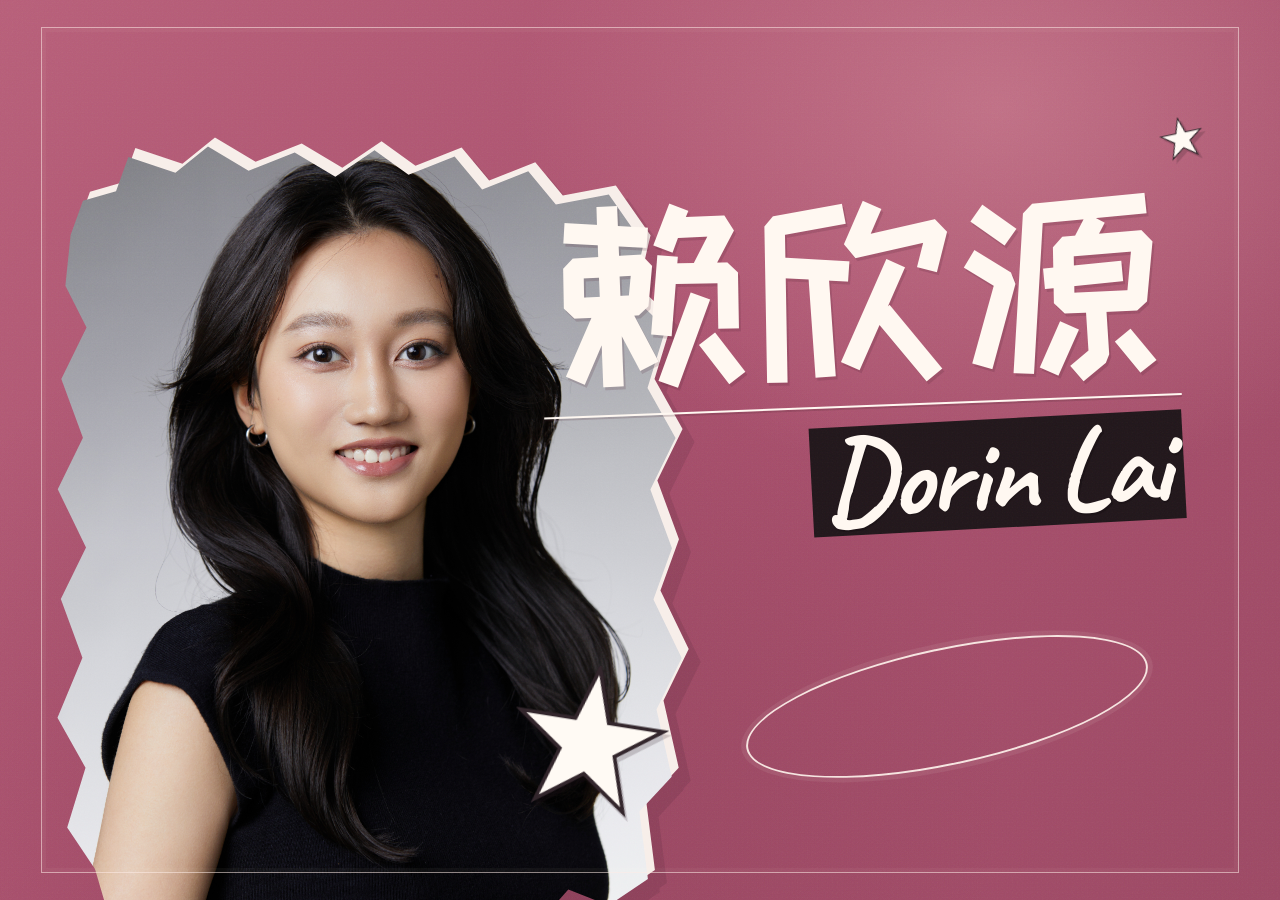
<file: cover.html>
<!doctype html>
<html lang="zh-CN">
  <head>
    <meta charset="UTF-8" />
    <meta name="viewport" content="width=device-width, initial-scale=1.0" />
    <meta name="theme-color" content="#a94f6d" />
    <title>赖欣源 · Dorin Lai</title>
    <link rel="preconnect" href="https://fonts.googleapis.com" />
    <link rel="preconnect" href="https://fonts.gstatic.com" crossorigin />
    <link href="https://fonts.googleapis.com/css2?family=Caveat:wght@500;600;700&family=ZCOOL+KuaiLe&family=DM+Sans:wght@600;700;800&display=swap" rel="stylesheet" />
    <link rel="stylesheet" href="styles.css" />
  </head>
  <body>
    <main class="cover" aria-label="赖欣源个人作品集封面">
      <div class="paper-grain" aria-hidden="true"></div>
      <div class="frame-line" aria-hidden="true"></div>

      <div class="portrait-wrap" aria-hidden="true">
        <div class="portrait-paper"></div>
        <img class="portrait" src="assets/dorin-portrait.jpg" alt="" />
      </div>

      <a class="title-lockup" href="portfolio.html" aria-label="进入赖欣源 Dorin Lai 的个人作品集">
        <div class="name-cn">赖欣源</div>
        <div class="name-en">Dorin Lai</div>
      </a>

      <svg class="star star-one" viewBox="0 0 100 100" aria-hidden="true"><path d="M50 2 61 36 97 36 68 57 79 92 50 71 21 92 32 57 3 36 39 36Z"/></svg>
      <svg class="star star-two" viewBox="0 0 100 100" aria-hidden="true"><path d="M50 2 61 36 97 36 68 57 79 92 50 71 21 92 32 57 3 36 39 36Z"/></svg>
      <div class="orbit" aria-hidden="true"></div>
    </main>
  </body>
</html>
</file>
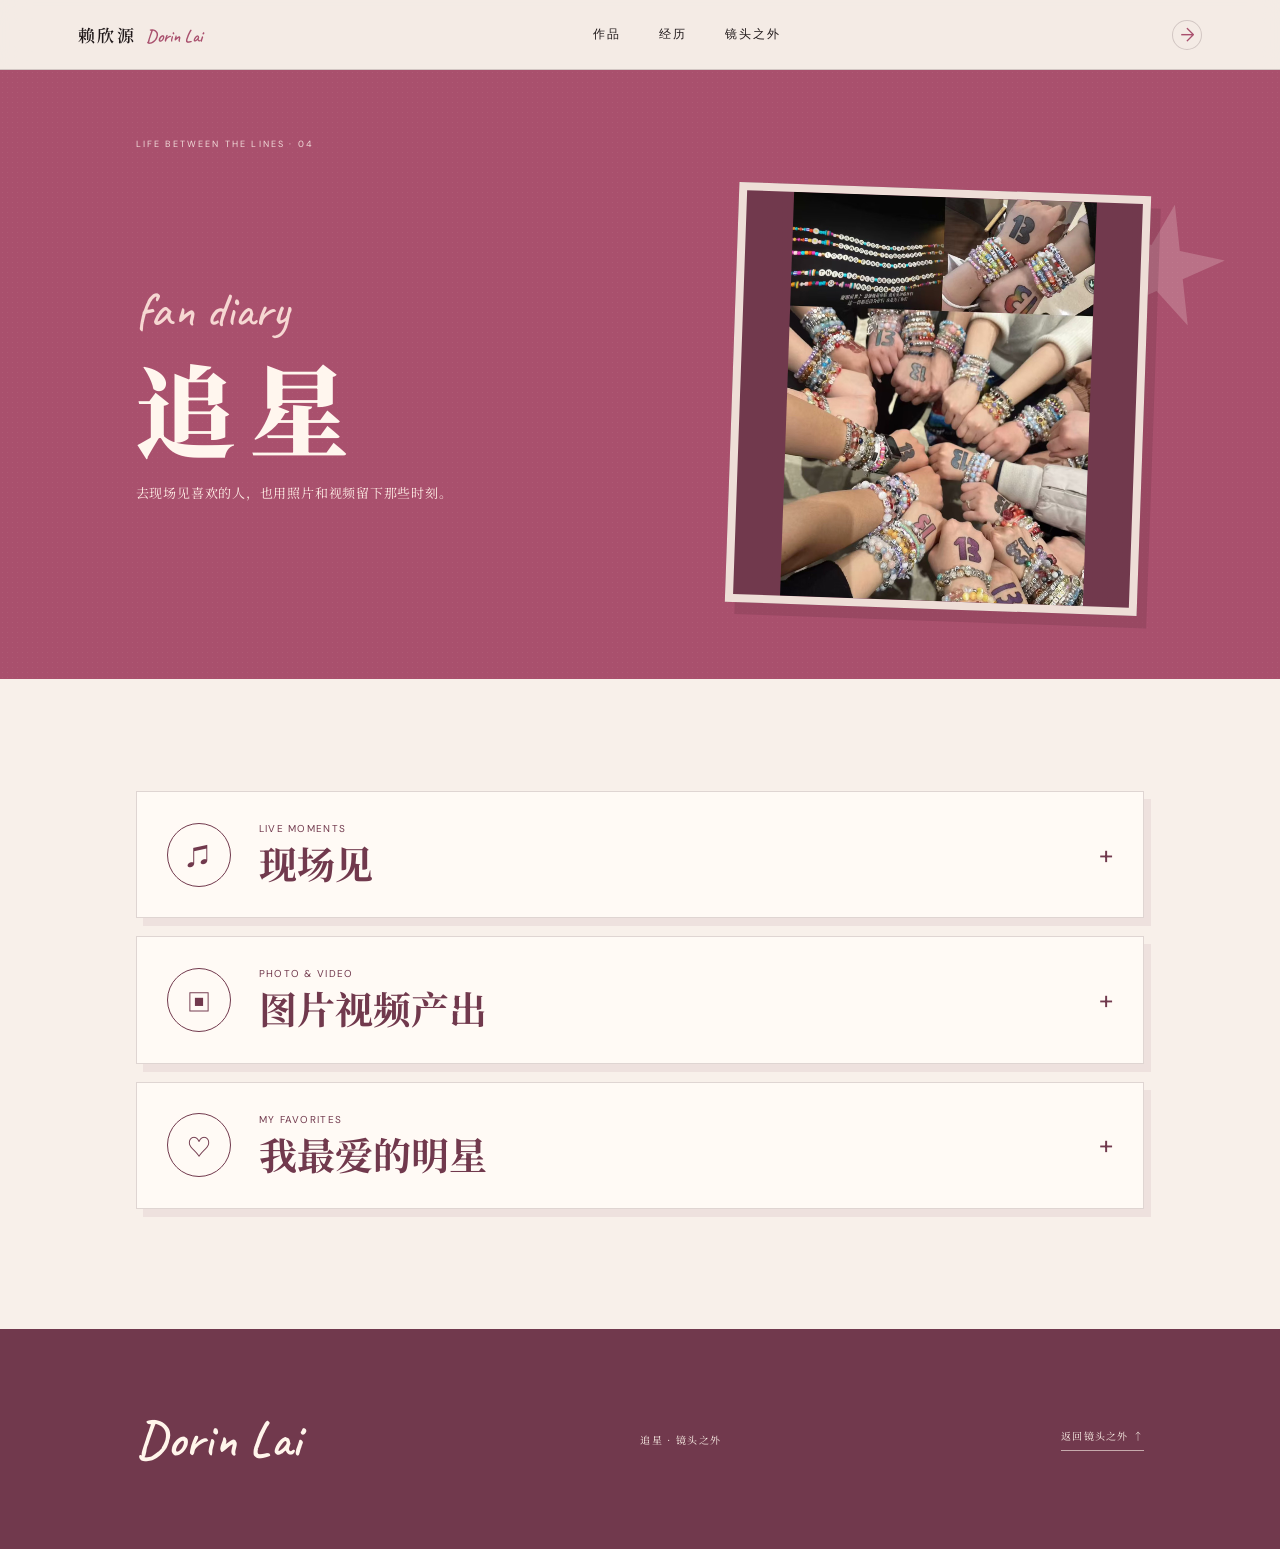
<file: fandom.html>
<!doctype html>
<html lang="zh-CN">
<head>
  <meta charset="UTF-8"/>
  <meta name="viewport" content="width=device-width, initial-scale=1.0"/>
  <meta name="theme-color" content="#f4e9e3"/>
  <title>追星｜镜头之外 · Dorin Lai</title>
  <link rel="preconnect" href="https://fonts.googleapis.com"/>
  <link rel="preconnect" href="https://fonts.gstatic.com" crossorigin/>
  <link href="https://fonts.googleapis.com/css2?family=Caveat:wght@500;600;700&family=DM+Sans:wght@400;500;600;700&family=Noto+Serif+SC:wght@400;500;600;700;900&display=swap" rel="stylesheet"/>
  <link rel="stylesheet" href="portfolio.css"/>
  <link rel="stylesheet" href="life-detail.css"/>
  <link rel="stylesheet" href="fashion.css"/>
  <link rel="stylesheet" href="fandom.css"/>
</head>
<body>
  <div class="scroll-progress" aria-hidden="true"><span></span></div>
  <header class="site-header">
    <a class="wordmark" href="index.html"><span>赖欣源</span><i>Dorin Lai</i></a>
    <nav class="main-nav" aria-label="作品集导航">
      <a href="portfolio.html#works">作品</a>
      <a href="portfolio.html#experience">经历</a>
      <a href="portfolio.html#story">镜头之外</a>
    </nav>
    <a class="back-home" href="portfolio.html#story" aria-label="返回镜头之外">↗</a>
  </header>
  <main>
    <section class="life-hero fandom-hero">
      <span class="life-kicker">LIFE BETWEEN THE LINES · 04</span>
      <div class="life-hero-layout">
        <div>
          <span class="life-script">fan diary</span>
          <h1>追星</h1>
          <p>去现场见喜欢的人，也用照片和视频留下那些时刻。</p>
        </div>
        <figure><img src="assets/life/fandom/01.jpg" width="1200" height="1600" alt="歌迷戴着友谊手链围成一圈"/></figure>
      </div>
      <span class="life-hero-mark" aria-hidden="true">★</span>
    </section>
    <section class="fashion-section section-pad" aria-label="追星记录">
    <details class="fashion-group">
      <summary>
        <span class="fashion-mark" aria-hidden="true">♫</span>
        <span class="fashion-label"><span>Live Moments</span><strong>现场见</strong></span>
        <span class="fashion-toggle" aria-hidden="true"></span>
      </summary>
      <p>从 The Eras Tour 的银幕到于适的舞台，留住现场的灯光与欢呼。</p>
      <div class="fashion-gallery">
        <figure><img src="assets/life/fandom/02.jpg" width="900" height="1600" alt="The Eras Tour 观演现场拼图" loading="lazy"/></figure>
        <figure><img src="assets/life/fandom/03.jpg" width="1200" height="1600" alt="亮着红灯的于适舞台" loading="lazy"/></figure>
        <figure><img src="assets/life/fandom/04.jpg" width="1200" height="1600" alt="手持应援棒的现场留影" loading="lazy"/></figure>
      </div>
    </details>
    <details class="fashion-group">
      <summary>
        <span class="fashion-mark" aria-hidden="true">▣</span>
        <span class="fashion-label"><span>Photo &amp; Video</span><strong>图片视频产出</strong></span>
        <span class="fashion-toggle" aria-hidden="true"></span>
      </summary>
      <p>用照片和视频记录舞台表演与活动现场。</p>
      <div class="fashion-gallery">
        <figure><img src="assets/life/fandom/05.jpg" width="1201" height="1600" alt="蓝色灯光下的演唱" loading="lazy"/></figure>
        <figure><img src="assets/life/fandom/06.jpg" width="1201" height="1600" alt="红色背景前手持话筒的歌手" loading="lazy"/></figure>
        <figure><img src="assets/life/fandom/07.jpg" width="1201" height="1600" alt="穿彩绘舞台服的歌手" loading="lazy"/></figure>
        <figure><img src="assets/life/fandom/08.jpg" width="1066" height="1600" alt="黑衣造型正面微笑" loading="lazy"/></figure>
        <figure><img src="assets/life/fandom/09.jpg" width="1066" height="1600" alt="黑衣造型侧面微笑" loading="lazy"/></figure>
        <figure><img src="assets/life/fandom/10.jpg" width="1066" height="1600" alt="黑衣造型侧身" loading="lazy"/></figure>
        <figure><img src="assets/life/fandom/11.jpg" width="1066" height="1600" alt="黑衣造型近景" loading="lazy"/></figure>
        <figure><img src="assets/life/fandom/12-restored.jpg" width="1080" height="1439" alt="活动摄影作品" loading="lazy"/></figure>
        <figure><img src="assets/life/fandom/13.jpg" width="1066" height="1600" alt="人群中的活动留影" loading="lazy"/></figure>
        <figure><img src="assets/life/fandom/14.jpg" width="1066" height="1600" alt="粉色背景前鼓掌" loading="lazy"/></figure>
        <figure><img src="assets/life/fandom/15.jpg" width="1066" height="1600" alt="于适手持话筒" loading="lazy"/></figure>
        <figure><img src="assets/life/fandom/16.jpg" width="1066" height="1600" alt="于适面向镜头竖起拇指" loading="lazy"/></figure>
      </div>
      <div class="art-video-grid fandom-videos" aria-label="视频作品">
        <figure class="art-video">
          <video controls playsinline preload="none" aria-label="视频作品 1"><source src="assets/life/fandom/clip-01.mp4" type="video/mp4"/></video>
          <figcaption>视频作品 1</figcaption>
        </figure>
        <figure class="art-video">
          <video controls playsinline preload="none" aria-label="视频作品 2"><source src="assets/life/fandom/clip-02.mp4" type="video/mp4"/></video>
          <figcaption>视频作品 2</figcaption>
        </figure>
      </div>
    </details>
    <details class="fashion-group">
      <summary>
        <span class="fashion-mark" aria-hidden="true">♡</span>
        <span class="fashion-label"><span>My Favorites</span><strong>我最爱的明星</strong></span>
        <span class="fashion-toggle" aria-hidden="true"></span>
      </summary>
      <div class="fashion-gallery fandom-favorites">
        <figure><img src="assets/life/fandom/17.jpg" width="1174" height="1600" alt="" loading="lazy"/><figcaption>Taylor Swift</figcaption></figure>
        <figure><img src="assets/life/fandom/18.jpg" width="1067" height="1600" alt="" loading="lazy"/><figcaption>于适 Yosh</figcaption></figure>
      </div>
    </details>
    </section>
  </main>
  <footer class="site-footer">
    <span class="footer-script">Dorin Lai</span>
    <p>追星 · 镜头之外</p>
    <a href="portfolio.html#story">返回镜头之外 ↑</a>
  </footer>
  <script src="life-detail.js"></script>
</body>
</html>
</file>
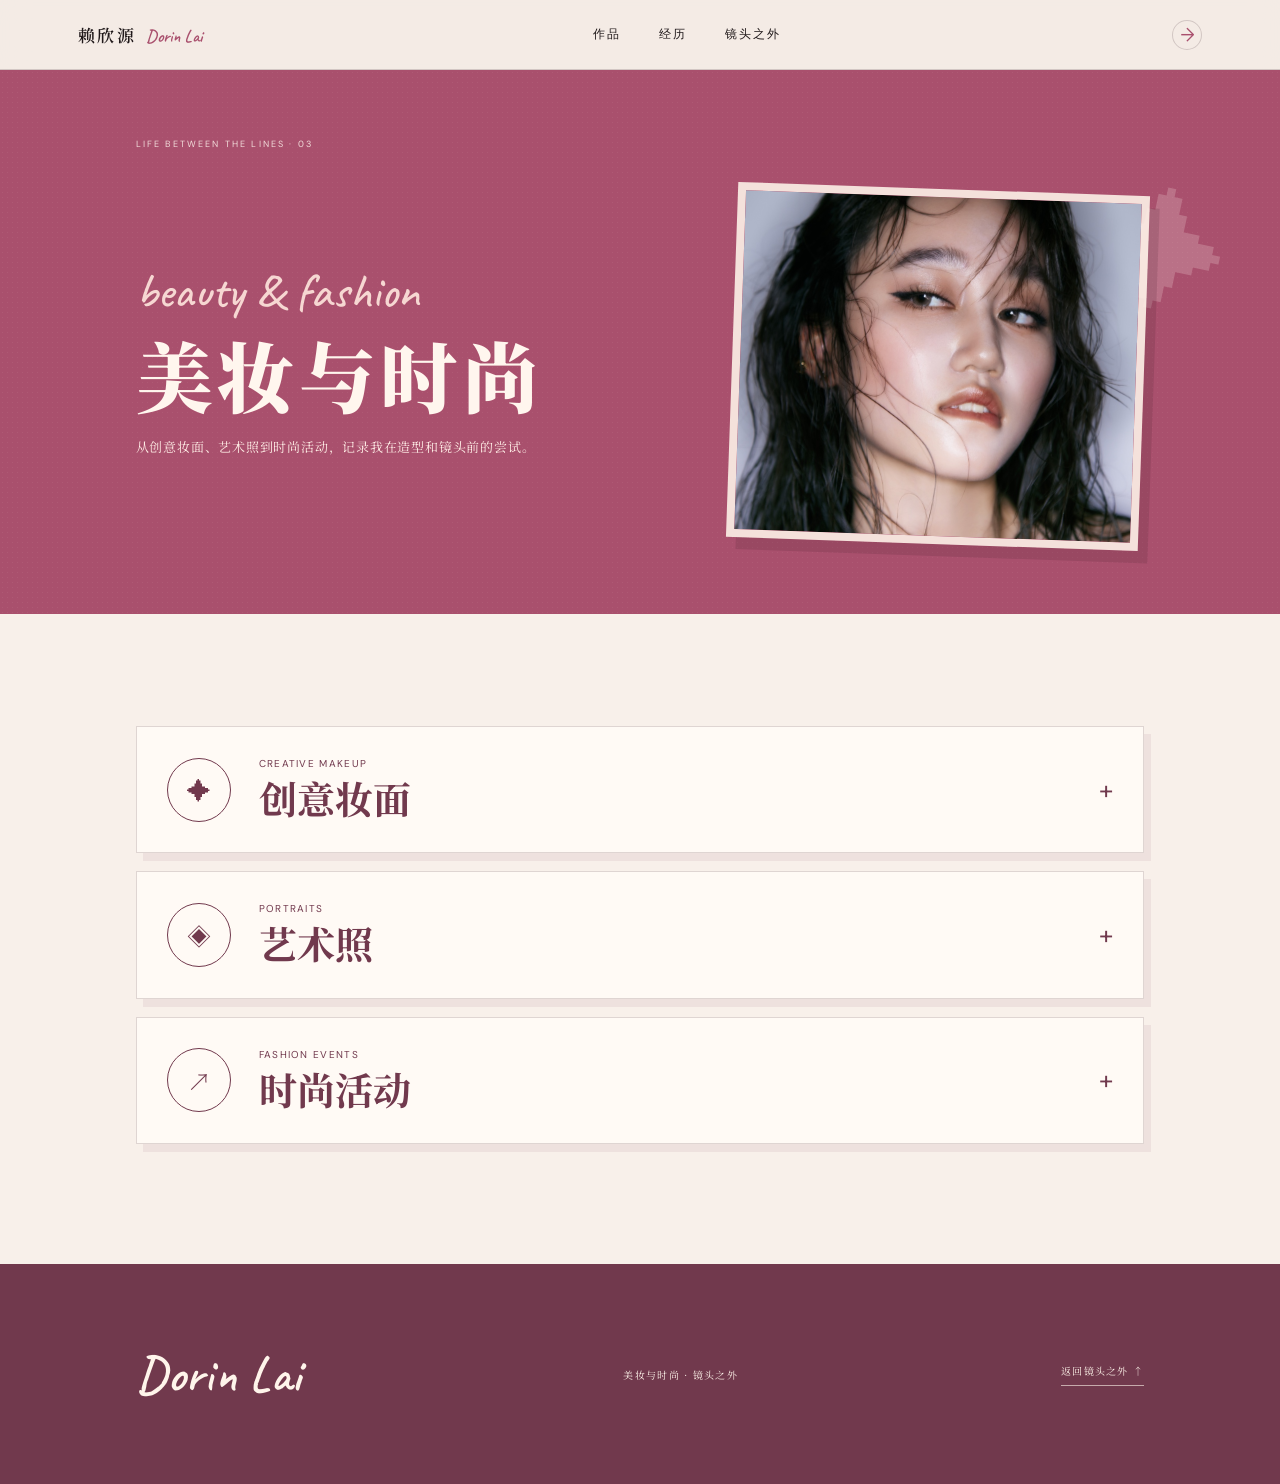
<file: fashion.html>
<!doctype html>
<html lang="zh-CN">
<head>
  <meta charset="UTF-8"/>
  <meta name="viewport" content="width=device-width, initial-scale=1.0"/>
  <meta name="theme-color" content="#f4e9e3"/>
  <title>美妆与时尚｜镜头之外 · Dorin Lai</title>
  <link rel="preconnect" href="https://fonts.googleapis.com"/>
  <link rel="preconnect" href="https://fonts.gstatic.com" crossorigin/>
  <link href="https://fonts.googleapis.com/css2?family=Caveat:wght@500;600;700&family=DM+Sans:wght@400;500;600;700&family=Noto+Serif+SC:wght@400;500;600;700;900&display=swap" rel="stylesheet"/>
  <link rel="stylesheet" href="portfolio.css"/>
  <link rel="stylesheet" href="life-detail.css"/>
  <link rel="stylesheet" href="fashion.css"/>
</head>
<body>
  <div class="scroll-progress" aria-hidden="true"><span></span></div>
  <header class="site-header">
    <a class="wordmark" href="index.html"><span>赖欣源</span><i>Dorin Lai</i></a>
    <nav class="main-nav" aria-label="作品集导航">
      <a href="portfolio.html#works">作品</a>
      <a href="portfolio.html#experience">经历</a>
      <a href="portfolio.html#story">镜头之外</a>
    </nav>
    <a class="back-home" href="portfolio.html#story" aria-label="返回镜头之外">↗</a>
  </header>
  <main>
    <section class="life-hero fashion-hero">
      <span class="life-kicker">LIFE BETWEEN THE LINES · 03</span>
      <div class="life-hero-layout">
        <div>
          <span class="life-script">beauty &amp; fashion</span>
          <h1>美妆与时尚</h1>
          <p>从创意妆面、艺术照到时尚活动，记录我在造型和镜头前的尝试。</p>
        </div>
        <figure><img src="assets/life/fashion/01.jpg" width="1067" height="1600" alt="美妆与时尚封面"/></figure>
      </div>
      <span class="life-hero-mark" aria-hidden="true">✦</span>
    </section>
    <section class="fashion-section section-pad" aria-label="美妆与时尚相册">
    <details class="fashion-group">
      <summary>
        <span class="fashion-mark" aria-hidden="true">✦</span>
        <span class="fashion-label"><span>Creative Makeup</span><strong>创意妆面</strong></span>
        <span class="fashion-toggle" aria-hidden="true"></span>
      </summary>
      <p>用色彩、线条和质感尝试不同的妆面表达。</p>
      <div class="fashion-gallery">
        <figure><img src="assets/life/fashion/02.jpg" width="1066" height="1600" alt="创意妆面照片 1" loading="lazy"/></figure>
        <figure><img src="assets/life/fashion/03.jpg" width="1126" height="1600" alt="创意妆面照片 2" loading="lazy"/></figure>
        <figure><img src="assets/life/fashion/04.jpg" width="1224" height="1600" alt="创意妆面照片 3" loading="lazy"/></figure>
        <figure><img src="assets/life/fashion/colorful-makeup.jpg" width="1080" height="1440" alt="蓝粉渐变眼妆与红唇" loading="lazy"/></figure>
      </div>
    </details>
    <details class="fashion-group">
      <summary>
        <span class="fashion-mark" aria-hidden="true">◈</span>
        <span class="fashion-label"><span>Portraits</span><strong>艺术照</strong></span>
        <span class="fashion-toggle" aria-hidden="true"></span>
      </summary>
      <p>在不同的造型和光影里，尝试镜头前的表达。</p>
      <div class="fashion-gallery">
        <figure><img src="assets/life/fashion/05.jpg" width="1200" height="1600" alt="艺术照照片 1" loading="lazy"/></figure>
        <figure><img src="assets/life/fashion/06.jpg" width="1600" height="1200" alt="艺术照照片 2" loading="lazy"/></figure>
        <figure><img src="assets/life/fashion/07.jpg" width="1600" height="1200" alt="艺术照照片 3" loading="lazy"/></figure>
        <figure><img src="assets/life/fashion/08.jpg" width="1200" height="1600" alt="艺术照照片 4" loading="lazy"/></figure>
        <figure><img src="assets/life/fashion/09.jpg" width="1067" height="1600" alt="艺术照照片 5" loading="lazy"/></figure>
        <figure><img src="assets/life/fashion/10.jpg" width="1067" height="1600" alt="艺术照照片 6" loading="lazy"/></figure>
        <figure><img src="assets/life/fashion/11.jpg" width="898" height="1600" alt="艺术照照片 7" loading="lazy"/></figure>
        <figure><img src="assets/life/fashion/12.jpg" width="898" height="1600" alt="艺术照照片 8" loading="lazy"/></figure>
        <figure><img src="assets/life/fashion/13.jpg" width="898" height="1600" alt="艺术照照片 9" loading="lazy"/></figure>
        <figure><img src="assets/life/fashion/14.jpg" width="1066" height="1600" alt="艺术照照片 10" loading="lazy"/></figure>
        <figure><img src="assets/life/fashion/15.jpg" width="1066" height="1600" alt="艺术照照片 11" loading="lazy"/></figure>
        <figure><img src="assets/life/fashion/16.jpg" width="1066" height="1600" alt="艺术照照片 12" loading="lazy"/></figure>
        <figure><img src="assets/life/fashion/17.jpg" width="1066" height="1600" alt="艺术照照片 13" loading="lazy"/></figure>
        <figure><img src="assets/life/fashion/18.jpg" width="1200" height="1600" alt="艺术照照片 14" loading="lazy"/></figure>
        <figure><img src="assets/life/fashion/19.jpg" width="1200" height="1600" alt="艺术照照片 15" loading="lazy"/></figure>
        <figure><img src="assets/life/fashion/20.jpg" width="1600" height="1200" alt="艺术照照片 16" loading="lazy"/></figure>
        <figure><img src="assets/life/fashion/21.jpg" width="1600" height="1270" alt="艺术照照片 17" loading="lazy"/></figure>
        <figure><img src="assets/life/fashion/22.jpg" width="1200" height="1600" alt="艺术照照片 18" loading="lazy"/></figure>
        <figure><img src="assets/life/fashion/23.jpg" width="1200" height="1600" alt="艺术照照片 19" loading="lazy"/></figure>
        <figure><img src="assets/life/fashion/24.jpg" width="1200" height="1600" alt="艺术照照片 20" loading="lazy"/></figure>
      </div>
    </details>
    <details class="fashion-group">
      <summary>
        <span class="fashion-mark" aria-hidden="true">↗</span>
        <span class="fashion-label"><span>Fashion Events</span><strong>时尚活动</strong></span>
        <span class="fashion-toggle" aria-hidden="true"></span>
      </summary>
      <p>留下一些时尚活动的现场片段。</p>
      <div class="fashion-gallery">
        <figure><img src="assets/life/fashion/26.jpg" width="1201" height="1600" alt="时尚活动照片 1" loading="lazy"/></figure>
        <figure><img src="assets/life/fashion/27.jpg" width="1201" height="1600" alt="时尚活动照片 2" loading="lazy"/></figure>
        <figure><img src="assets/life/fashion/25.jpg" width="1200" height="1600" alt="在 Dior 活动现场身穿金色花纹礼服" loading="lazy"/></figure>
      </div>
    </details>
    </section>
  </main>
  <footer class="site-footer">
    <span class="footer-script">Dorin Lai</span>
    <p>美妆与时尚 · 镜头之外</p>
    <a href="portfolio.html#story">返回镜头之外 ↑</a>
  </footer>
  <script src="life-detail.js"></script>
</body>
</html>
</file>
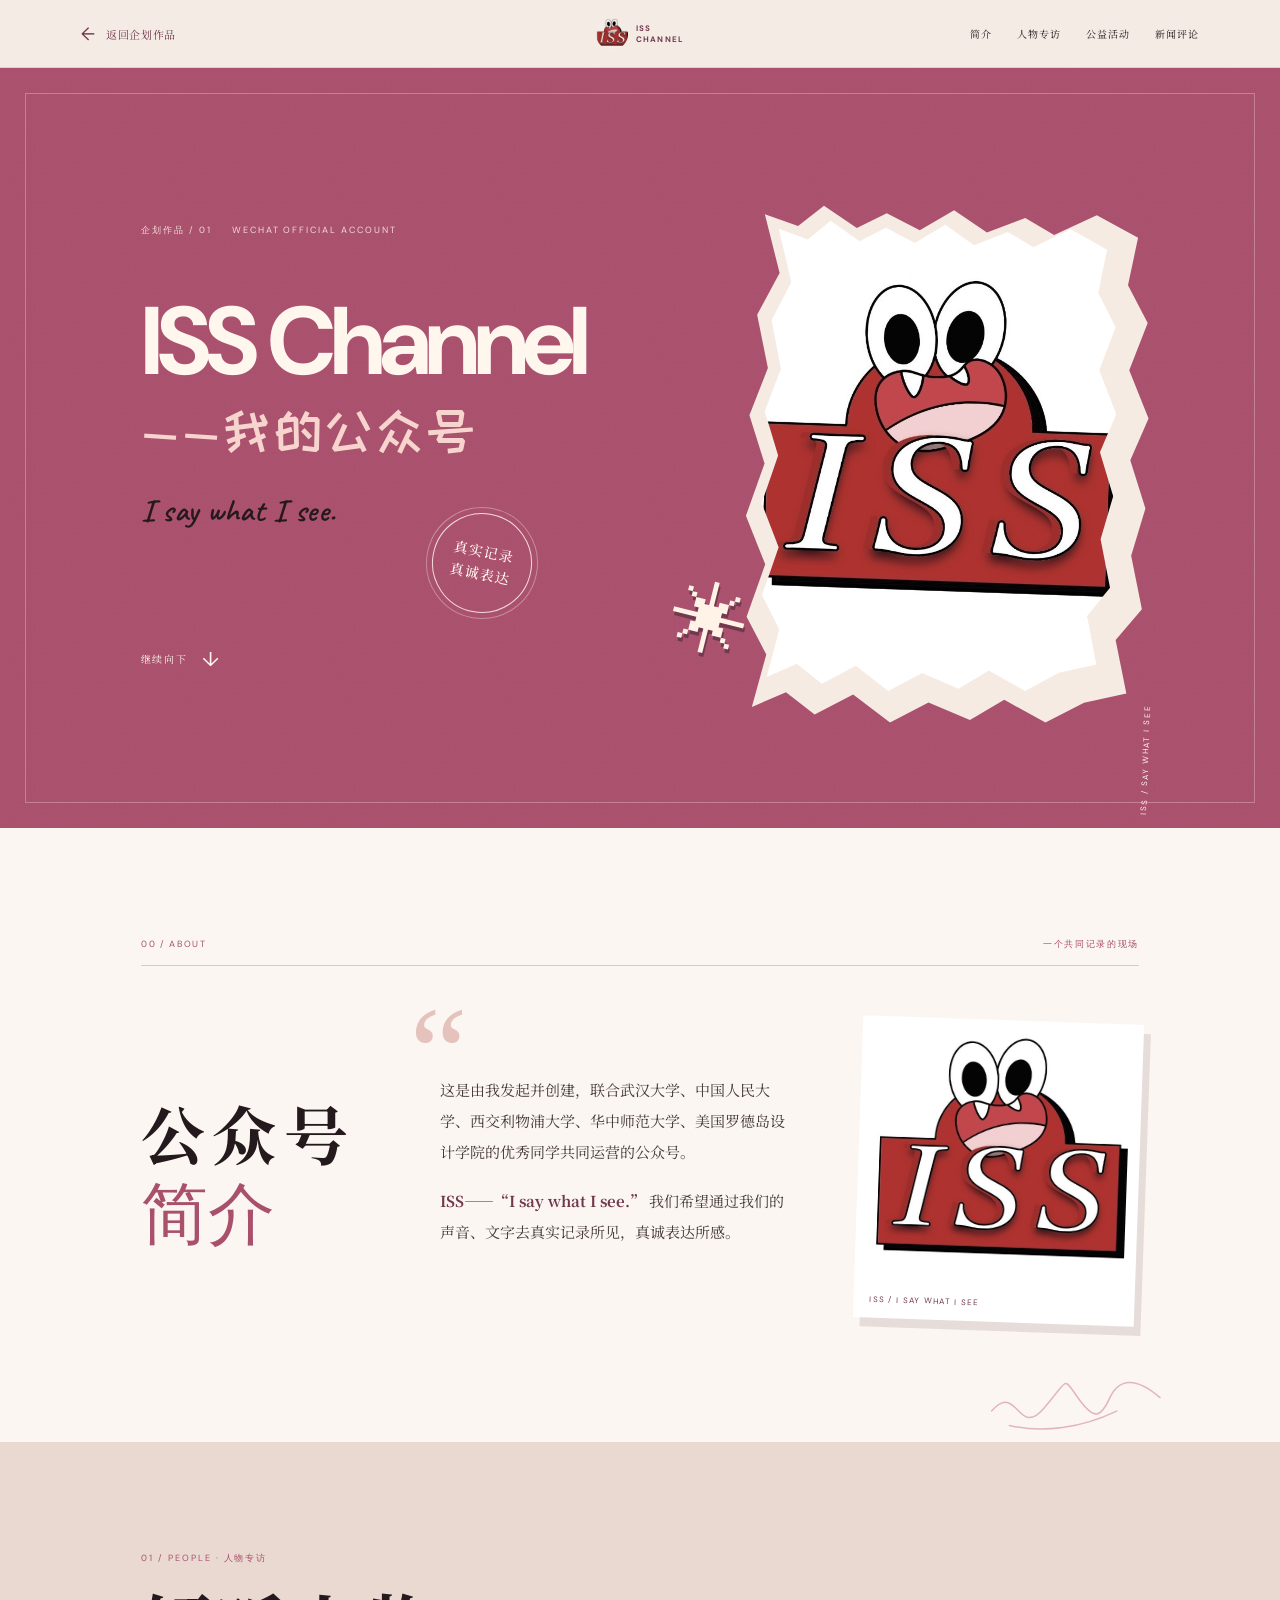
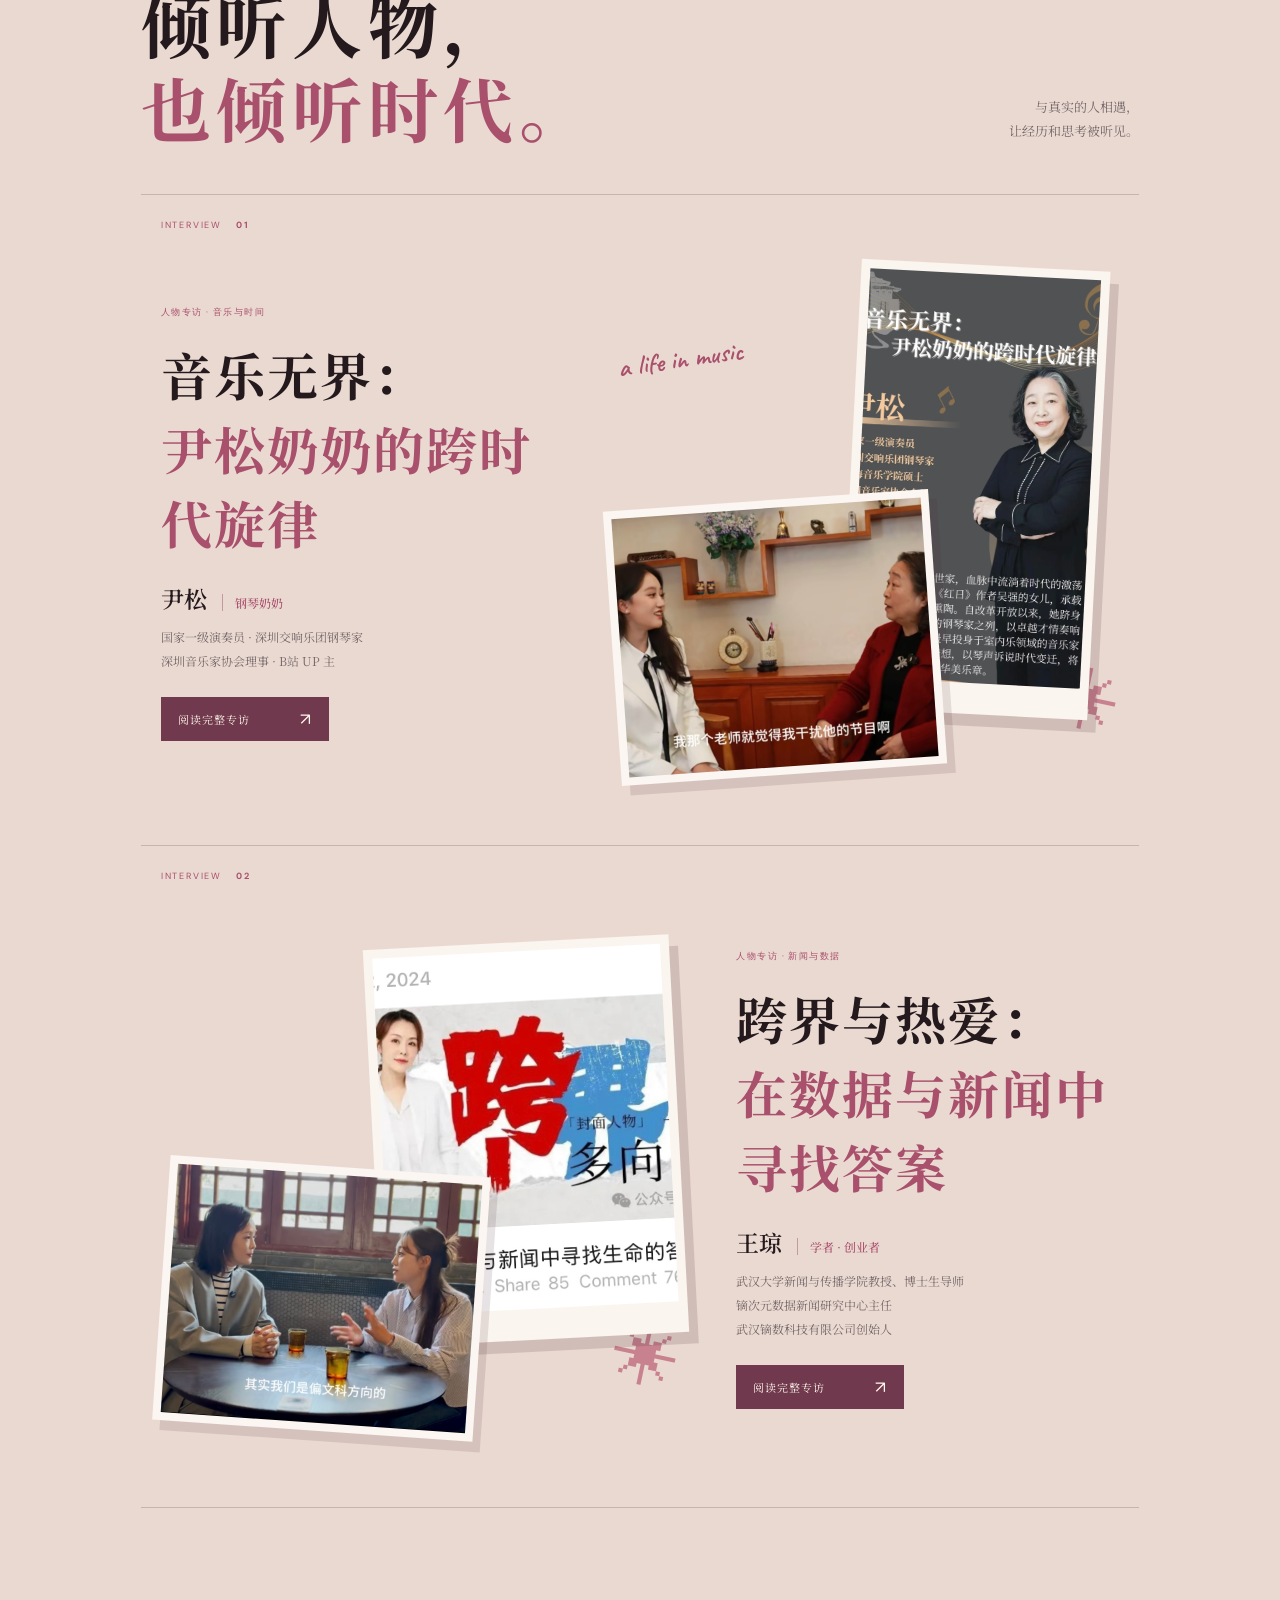
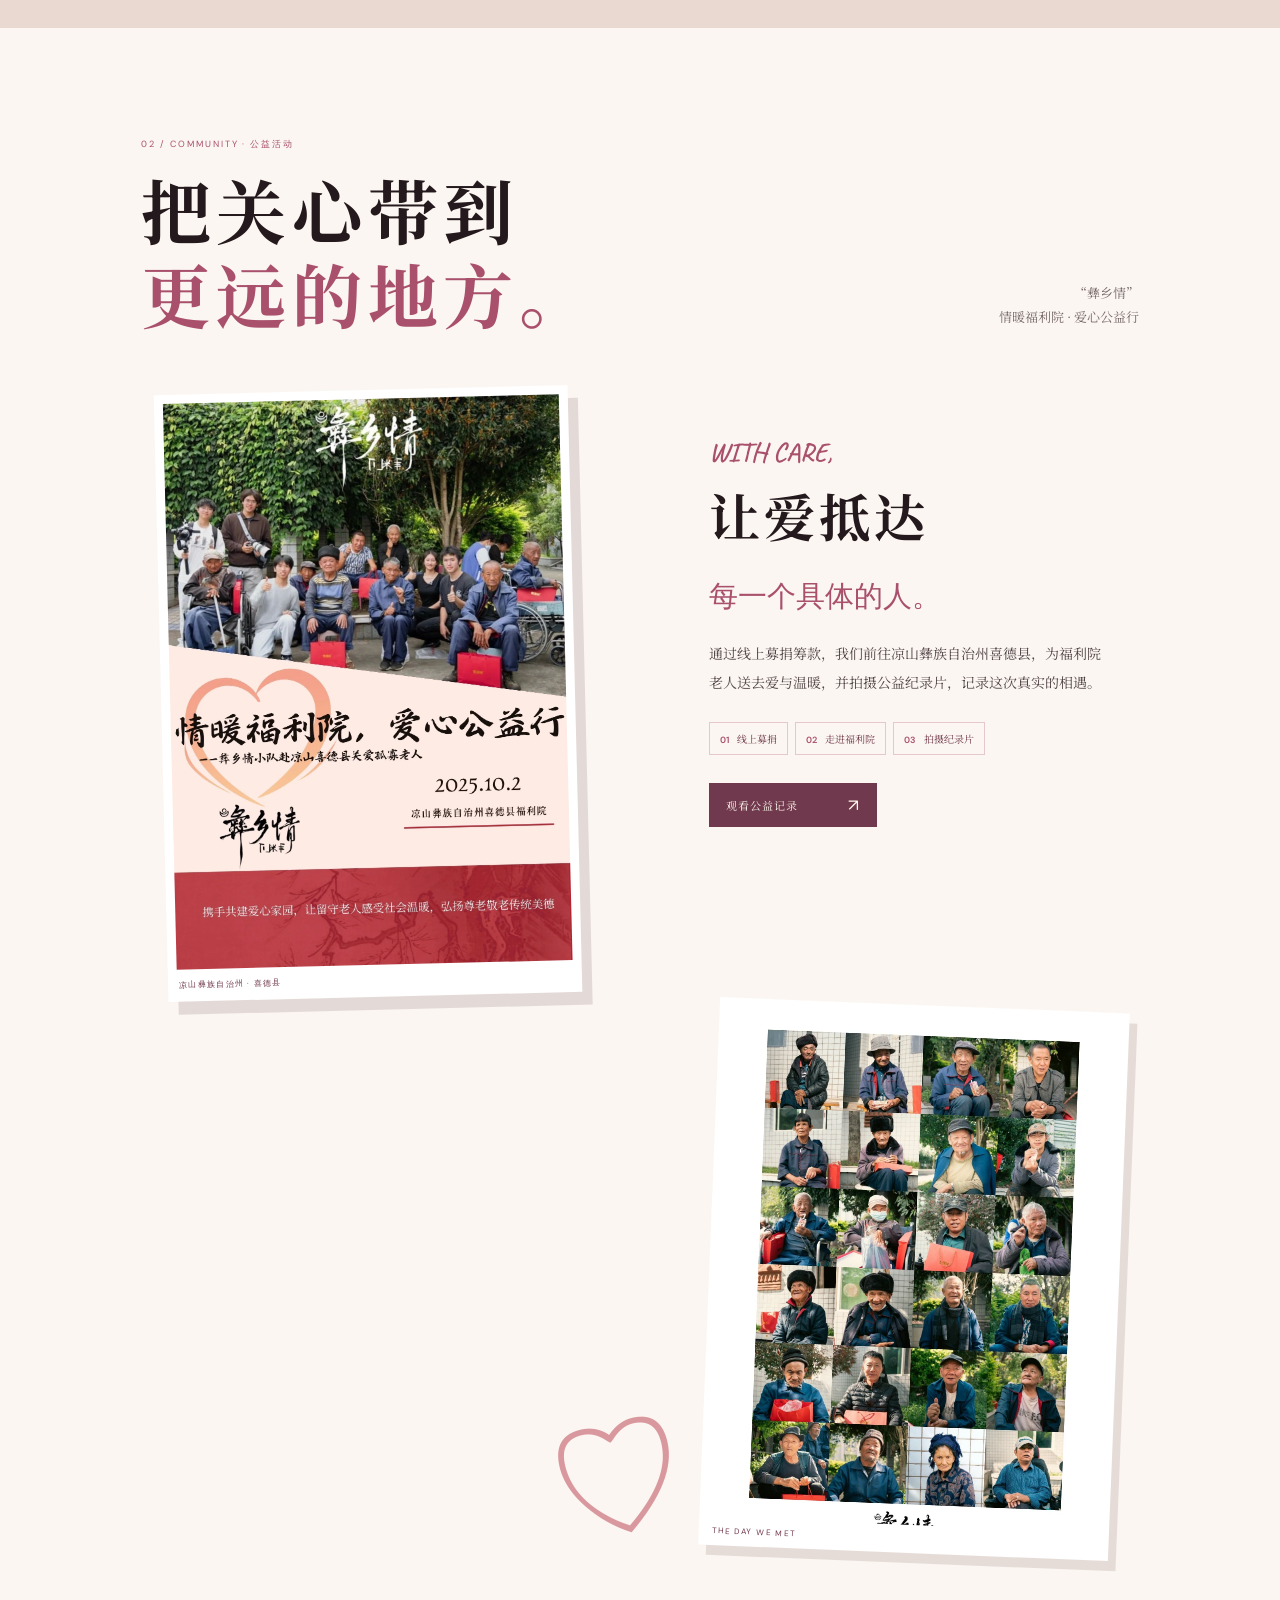
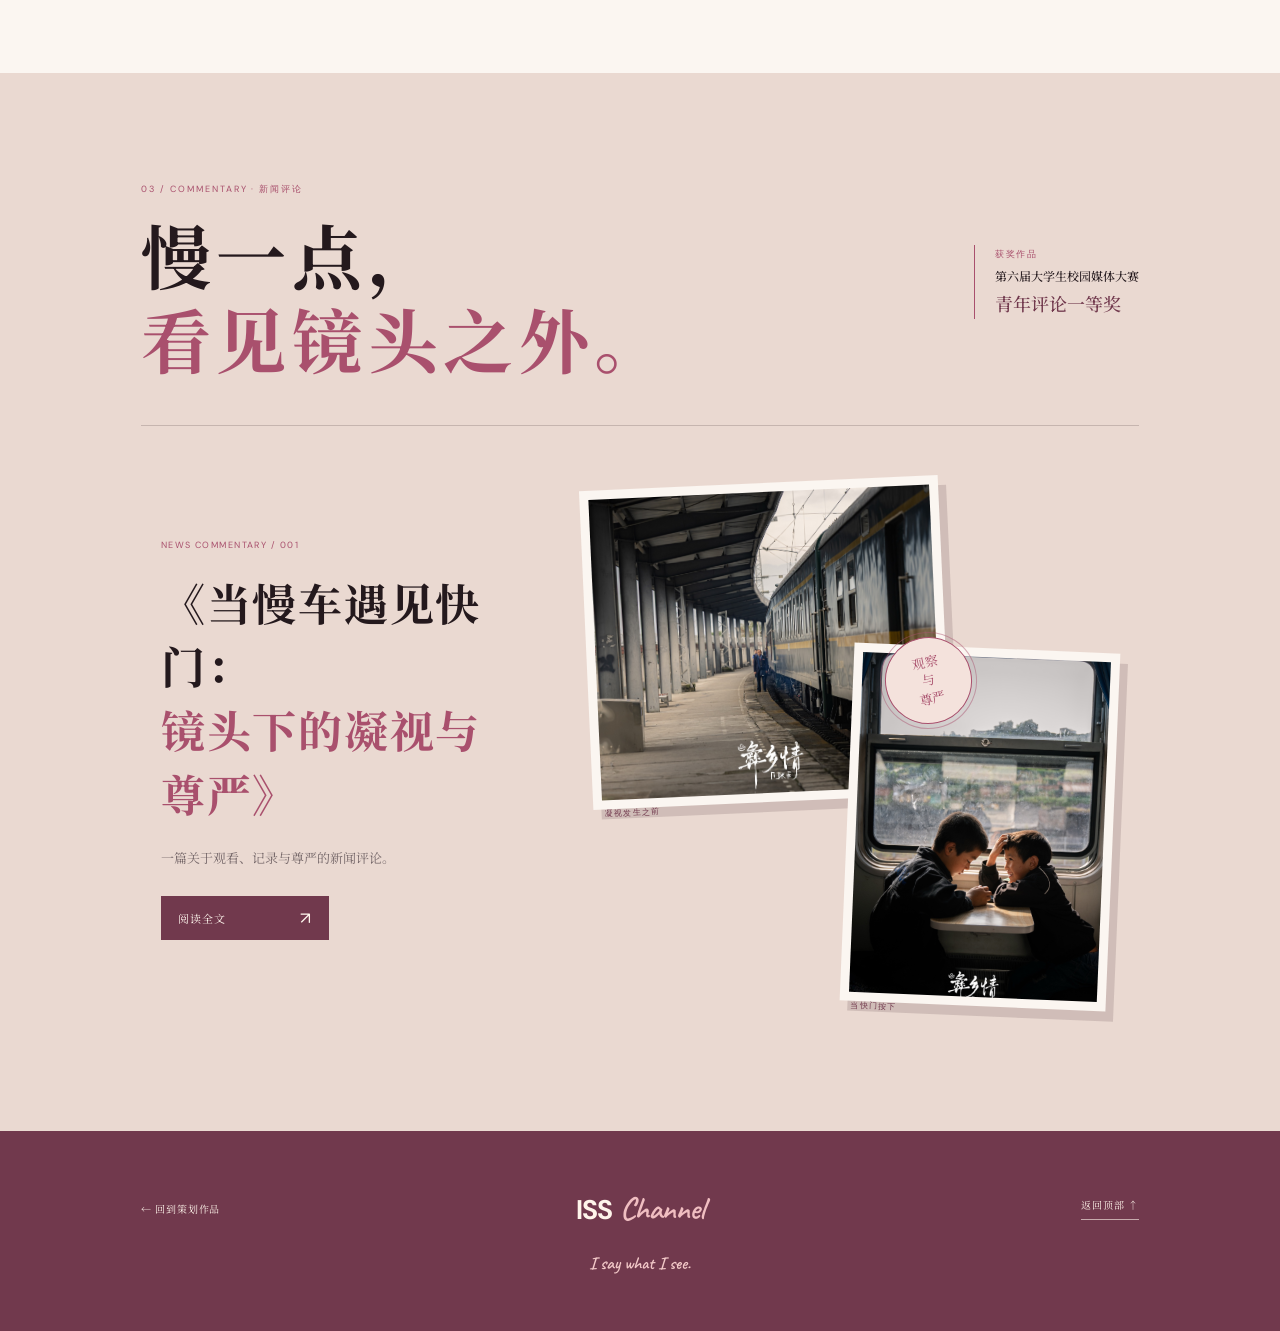
<file: iss-channel.html>
<!doctype html>
<html lang="zh-CN">
  <head>
    <meta charset="UTF-8" />
    <meta name="viewport" content="width=device-width, initial-scale=1.0" />
    <meta name="theme-color" content="#a9506d" />
    <title>ISS Channel——我的公众号 · Dorin Lai</title>
    <link rel="preconnect" href="https://fonts.googleapis.com" />
    <link rel="preconnect" href="https://fonts.gstatic.com" crossorigin />
    <link href="https://fonts.googleapis.com/css2?family=Caveat:wght@500;600;700&family=ZCOOL+KuaiLe&family=DM+Sans:wght@400;500;600;700;800&family=Noto+Serif+SC:wght@400;500;600;700;900&display=swap" rel="stylesheet" />
    <link rel="stylesheet" href="iss-channel.css" />
  </head>
  <body>
    <div class="reading-progress" aria-hidden="true"><span></span></div>
    <header class="channel-header">
      <a href="portfolio.html#works" class="back-link"><span>←</span> 返回企划作品</a>
      <a href="#top" class="mini-brand" aria-label="回到页面顶部"><img src="assets/iss-channel/iss-logo.jpg" alt="" /><span>ISS<br />CHANNEL</span></a>
      <nav aria-label="页面目录"><a href="#about">简介</a><a href="#people">人物专访</a><a href="#charity">公益活动</a><a href="#commentary">新闻评论</a></nav>
    </header>

    <main id="top">
      <section class="channel-hero">
        <div class="hero-copy">
          <p class="eyebrow"><span>企划作品 / 01</span><span>WECHAT OFFICIAL ACCOUNT</span></p>
          <h1><span>ISS Channel</span><em>——我的公众号</em></h1>
          <p class="hero-motto">I say what I see.</p>
          <div class="hero-sticker">真实记录<br />真诚表达</div>
          <a class="hero-scroll" href="#about">继续向下 <b>↓</b></a>
        </div>
        <div class="hero-image">
          <div class="hero-paper"></div>
          <img src="assets/iss-channel/iss-logo.jpg" alt="ISS Channel 公众号标志" />
          <span class="hero-caption">ISS / SAY WHAT I SEE</span>
          <span class="hero-spark">✳</span>
        </div>
      </section>

      <section class="about-section page-section" id="about">
        <div class="section-kicker"><span>00 / ABOUT</span><span>一个共同记录的现场</span></div>
        <div class="about-layout">
          <h2>公众号<br /><i>简介</i></h2>
          <div class="about-copy">
            <span class="large-quote">“</span>
            <p>这是由我发起并创建，联合武汉大学、中国人民大学、西交利物浦大学、华中师范大学、美国罗德岛设计学院的优秀同学共同运营的公众号。</p>
            <p><b>ISS——“I say what I see.”</b> 我们希望通过我们的声音、文字去真实记录所见，真诚表达所感。</p>
          </div>
          <figure class="logo-figure"><img src="assets/iss-channel/iss-logo.jpg" alt="ISS Channel 标志：一只红色卡通形象托举 ISS 字样" /><figcaption>ISS / I SAY WHAT I SEE</figcaption></figure>
        </div>
        <svg class="about-scribble" viewBox="0 0 240 90" aria-hidden="true"><path d="M8 56c37-36 32 39 69 2s28-42 47-11 28 29 42 3 37-26 67 4"/><path d="M30 77c44 14 96 10 144-9"/></svg>
      </section>

      <section class="projects-section page-section" id="people">
        <div class="section-title">
          <div><p class="eyebrow">01 / PEOPLE · 人物专访</p><h2>倾听人物，<br /><span>也倾听时代。</span></h2></div>
          <p class="section-aside">与真实的人相遇，<br />让经历和思考被听见。</p>
        </div>

        <article class="feature feature-yinsong">
          <div class="feature-index">INTERVIEW <b>01</b></div>
          <div class="feature-copy">
            <span class="feature-label">人物专访 · 音乐与时间</span>
            <h3>音乐无界：<br /><i>尹松奶奶的跨时代旋律</i></h3>
            <p class="person-name">尹松 <span>钢琴奶奶</span></p>
            <p class="credentials">国家一级演奏员 · 深圳交响乐团钢琴家<br />深圳音乐家协会理事 · B站 UP 主</p>
            <a class="article-button" href="https://mp.weixin.qq.com/s/DJUN2TwYtPLVQ4LCA4uuPQ" target="_blank" rel="noopener noreferrer"><span>阅读完整专访</span><b>↗</b></a>
          </div>
          <div class="feature-visual yin-visual">
            <figure class="poster-frame"><img src="assets/iss-channel/yinsong-poster.jpg" alt="尹松人物专访海报，介绍她的音乐经历" /><figcaption>ISS PEOPLE / 001</figcaption></figure>
            <figure class="still-frame"><img src="assets/iss-channel/yinsong-interview.jpg" alt="赖欣源采访尹松老师的对谈画面" /></figure>
            <span class="visual-note">a life in music</span>
            <span class="visual-star">✳</span>
          </div>
        </article>

        <article class="feature feature-wangqiong">
          <div class="feature-index">INTERVIEW <b>02</b></div>
          <div class="feature-copy">
            <span class="feature-label">人物专访 · 新闻与数据</span>
            <h3>跨界与热爱：<br /><i>在数据与新闻中寻找答案</i></h3>
            <p class="person-name">王琼 <span>学者 · 创业者</span></p>
            <p class="credentials">武汉大学新闻与传播学院教授、博士生导师<br />镝次元数据新闻研究中心主任<br />武汉镝数科技有限公司创始人</p>
            <a class="article-button" href="https://mp.weixin.qq.com/s/_3tfjMJauPG8W-FWbXJiDg" target="_blank" rel="noopener noreferrer"><span>阅读完整专访</span><b>↗</b></a>
          </div>
          <div class="feature-visual wang-visual">
            <figure class="poster-frame"><img src="assets/iss-channel/wangqiong-cover.jpg" alt="王琼人物专访封面，标题为跨界与热爱" /><figcaption>ISS PEOPLE / 002</figcaption></figure>
            <figure class="still-frame"><img src="assets/iss-channel/wangqiong-interview.jpg" alt="赖欣源采访王琼老师的对谈画面" /></figure>
            <span class="visual-note">curiosity in motion</span>
            <span class="visual-star">✳</span>
          </div>
        </article>
      </section>

      <section class="charity-section page-section" id="charity">
        <div class="section-title">
          <div><p class="eyebrow">02 / COMMUNITY · 公益活动</p><h2>把关心带到<br /><span>更远的地方。</span></h2></div>
          <p class="section-aside">“彝乡情”<br />情暖福利院 · 爱心公益行</p>
        </div>
        <article class="charity-feature">
          <figure class="charity-poster"><img src="assets/iss-channel/yixiangqing-poster.jpg" alt="彝乡情公益活动海报与福利院探访合影" /><figcaption>凉山彝族自治州 · 喜德县</figcaption></figure>
          <div class="charity-copy">
            <span class="charity-mark">WITH CARE,</span>
            <h3>让爱抵达<br /><i>每一个具体的人。</i></h3>
            <p>通过线上募捐筹款，我们前往凉山彝族自治州喜德县，为福利院老人送去爱与温暖，并拍摄公益纪录片，记录这次真实的相遇。</p>
            <div class="charity-steps"><span><b>01</b> 线上募捐</span><span><b>02</b> 走进福利院</span><span><b>03</b> 拍摄纪录片</span></div>
            <a class="article-button" href="https://mp.weixin.qq.com/s/jT0JZTHWUibUCrzqRVmg7A" target="_blank" rel="noopener noreferrer"><span>观看公益记录</span><b>↗</b></a>
          </div>
          <figure class="charity-collage"><img src="assets/iss-channel/yixiangqing-portraits.jpg" alt="彝乡情公益活动中福利院老人和志愿者的纪实照片拼贴" /><figcaption>THE DAY WE MET</figcaption></figure>
          <span class="charity-heart" aria-hidden="true">♡</span>
        </article>
      </section>

      <section class="commentary-section page-section" id="commentary">
        <div class="section-title">
          <div><p class="eyebrow">03 / COMMENTARY · 新闻评论</p><h2>慢一点，<br /><span>看见镜头之外。</span></h2></div>
          <div class="award-note"><span>获奖作品</span><b>第六届大学生校园媒体大赛</b><i>青年评论一等奖</i></div>
        </div>
        <article class="commentary-feature">
          <div class="commentary-copy">
            <span class="feature-label">NEWS COMMENTARY / 001</span>
            <h3>《当慢车遇见快门：<br /><i>镜头下的凝视与尊严》</i></h3>
            <p>一篇关于观看、记录与尊严的新闻评论。</p>
            <a class="article-button" href="https://mp.weixin.qq.com/s/6HsPJS6tRtQJQ8DdmThk1Q" target="_blank" rel="noopener noreferrer"><span>阅读全文</span><b>↗</b></a>
          </div>
          <div class="commentary-photos">
            <figure class="train-photo train-platform"><img src="assets/iss-channel/train-platform.jpg" alt="慢车停靠站台，车厢延伸向远处" /><figcaption>凝视发生之前</figcaption></figure>
            <figure class="train-photo train-children"><img src="assets/iss-channel/train-children.jpg" alt="慢车车厢内，两个孩子在窗边交谈" /><figcaption>当快门按下</figcaption></figure>
            <span class="commentary-stamp">观察<br />与<br />尊严</span>
          </div>
        </article>
      </section>

      <footer class="channel-footer">
        <a class="footer-home" href="portfolio.html#works">← 回到策划作品</a>
        <span class="footer-iss">ISS <i>Channel</i></span>
        <p>I say what I see.</p>
        <a class="back-top" href="#top">返回顶部 ↑</a>
      </footer>
    </main>
    <script src="iss-channel.js"></script>
  </body>
</html>
</file>
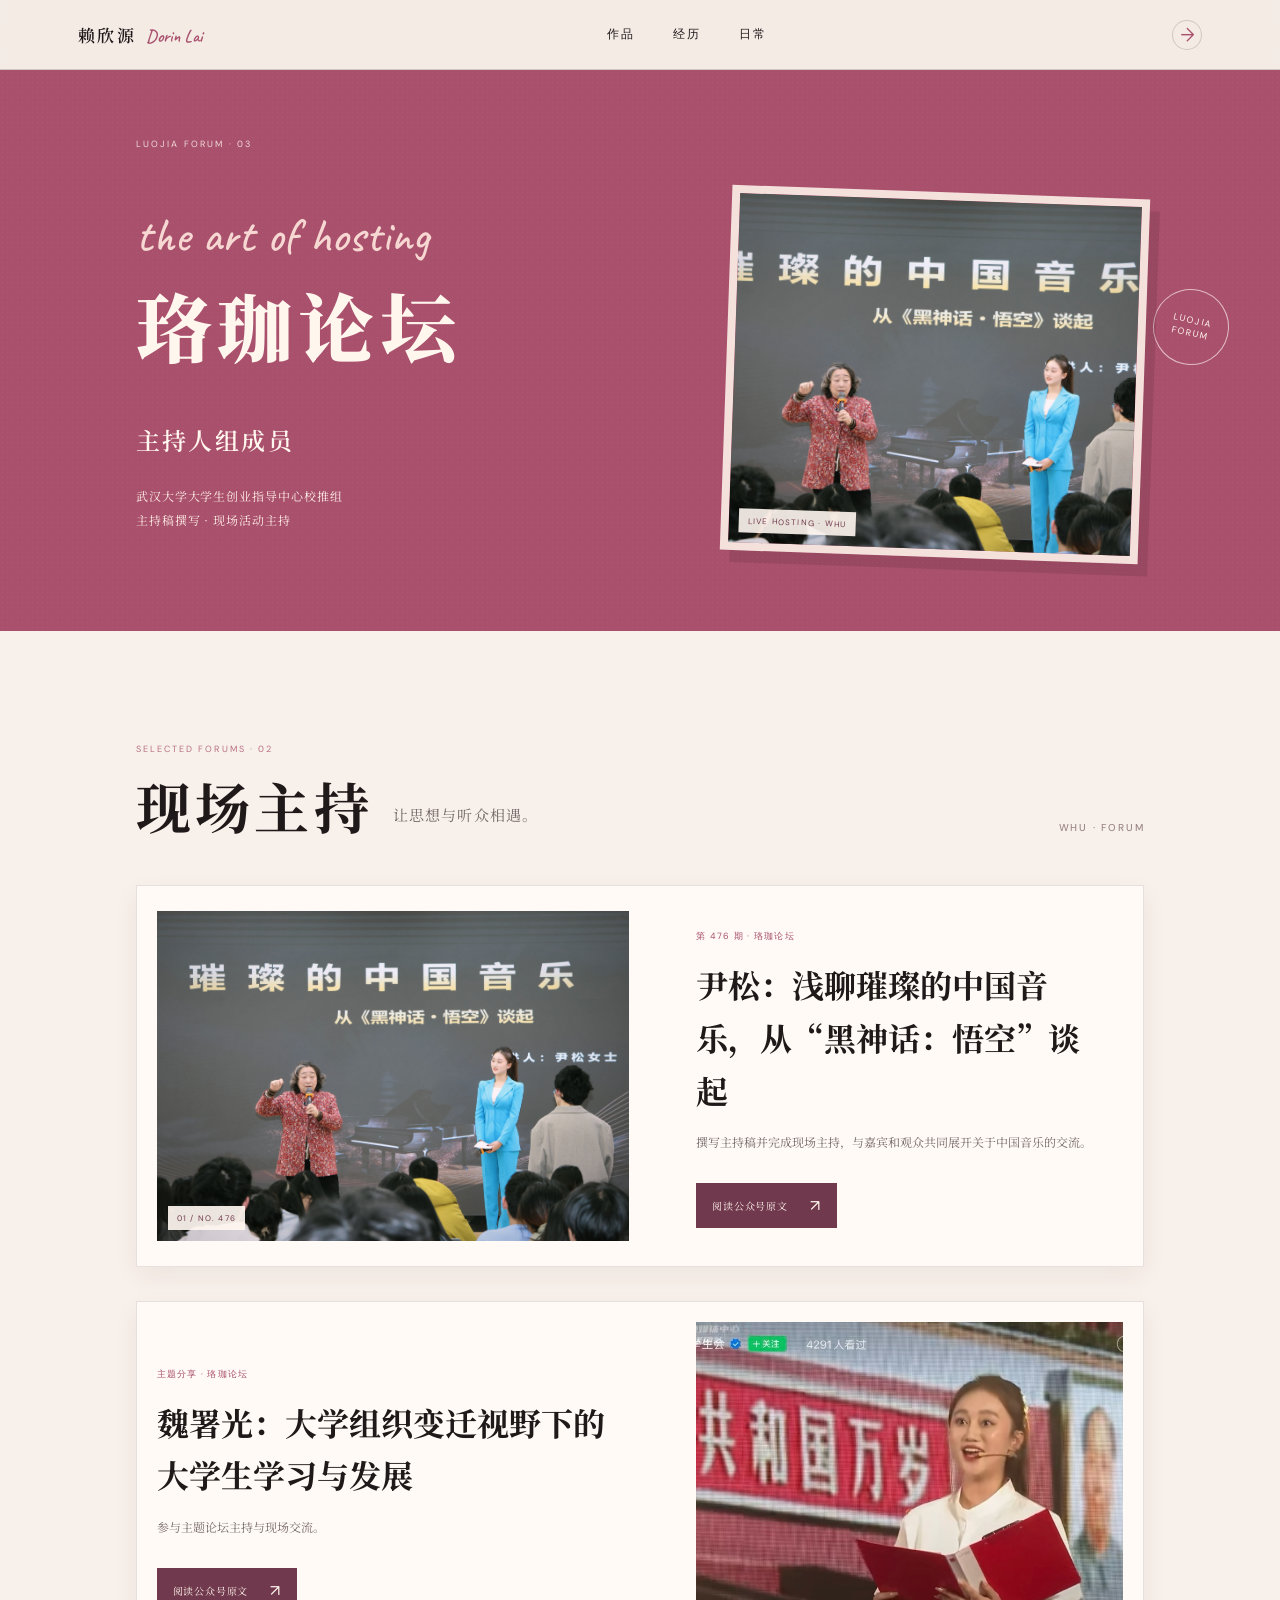
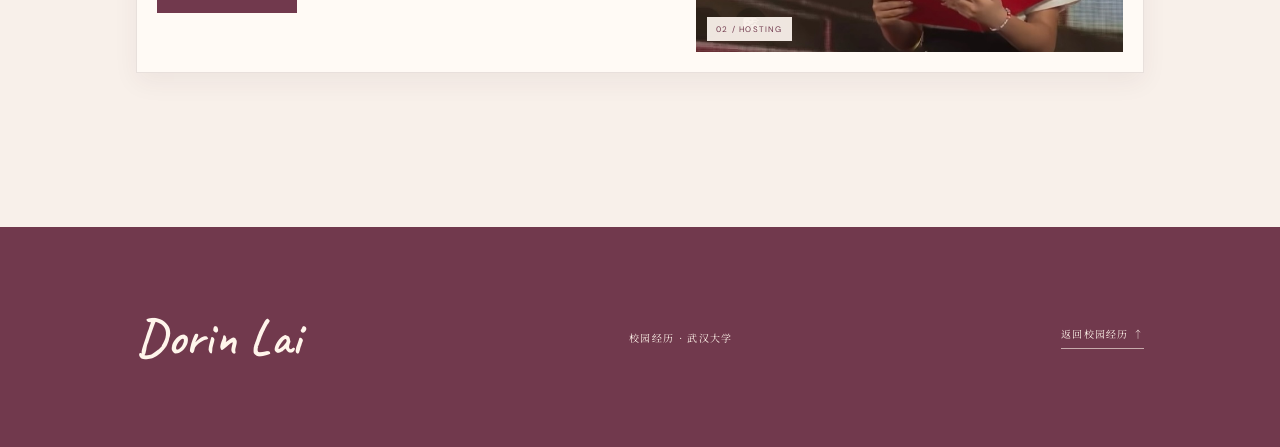
<file: luojia-forum.html>
<!doctype html>
<html lang="zh-CN"><head><meta charset="UTF-8"/><meta name="viewport" content="width=device-width, initial-scale=1.0"/><meta name="theme-color" content="#f4e9e3"/><title>珞珈论坛｜校园经历 · Dorin Lai</title><link rel="preconnect" href="https://fonts.googleapis.com"/><link rel="preconnect" href="https://fonts.gstatic.com" crossorigin/><link href="https://fonts.googleapis.com/css2?family=Caveat:wght@500;600;700&family=DM+Sans:wght@400;500;600;700&family=Noto+Serif+SC:wght@400;500;600;700;900&display=swap" rel="stylesheet"/><link rel="stylesheet" href="portfolio.css"/><link rel="stylesheet" href="campus-detail.css"/></head>
<body><div class="scroll-progress" aria-hidden="true"><span></span></div><header class="site-header"><a class="wordmark" href="index.html" aria-label="返回首页"><span>赖欣源</span><i>Dorin Lai</i></a><nav class="main-nav" aria-label="作品集导航"><a href="portfolio.html#works">作品</a><a href="portfolio.html#experience">经历</a><a href="portfolio.html#story">日常</a></nav><a class="back-home" href="portfolio.html#campus" aria-label="返回校园经历">↗</a></header>
<main><section class="campus-detail-hero"><span class="detail-kicker">LUOJIA FORUM · 03</span><div class="detail-hero-grid"><div><span class="detail-script">the art of hosting</span><h1>珞珈论坛<br/><em>主持人组成员</em></h1><p>武汉大学大学生创业指导中心校推组<br/>主持稿撰写 · 现场活动主持</p></div><figure><img src="assets/campus/yinsong-forum.jpg" alt="主持珞珈论坛尹松主题活动"/><figcaption>LIVE HOSTING · WHU</figcaption></figure></div><span class="detail-hero-stamp">LUOJIA<br/>FORUM</span></section>
<section class="campus-detail-list section-pad"><div class="section-heading"><div><p class="eyebrow">SELECTED FORUMS · 02</p><h2>现场主持<span>让思想与听众相遇。</span></h2></div><span class="section-index">WHU · FORUM</span></div>
<article class="campus-story-card"><div class="story-image"><img src="assets/campus/yinsong-forum.jpg" alt="第476期珞珈论坛尹松主题活动现场"/><span>01 / NO. 476</span></div><div class="story-copy"><span class="story-type">第 476 期 · 珞珈论坛</span><h3>尹松：浅聊璀璨的中国音乐，从“黑神话：悟空”谈起</h3><p>撰写主持稿并完成现场主持，与嘉宾和观众共同展开关于中国音乐的交流。</p><a class="story-link" href="https://mp.weixin.qq.com/s/ydAXX2G4-XwgqMvWiyyhCA" target="_blank" rel="noopener noreferrer">阅读公众号原文 <b>↗</b></a></div></article>
<article class="campus-story-card campus-story-card--reverse"><div class="story-image"><img src="assets/campus/forum-hosting.jpg" alt="珞珈论坛现场主持画面"/><span>02 / HOSTING</span></div><div class="story-copy"><span class="story-type">主题分享 · 珞珈论坛</span><h3>魏署光：大学组织变迁视野下的大学生学习与发展</h3><p>参与主题论坛主持与现场交流。</p><a class="story-link" href="https://mp.weixin.qq.com/s/ZlHlV00tBkJJ6UvcrFY2Pg" target="_blank" rel="noopener noreferrer">阅读公众号原文 <b>↗</b></a></div></article></section></main>
<footer class="site-footer"><span class="footer-script">Dorin Lai</span><p>校园经历 · 武汉大学</p><a href="portfolio.html#campus">返回校园经历 ↑</a></footer><script src="campus-detail.js"></script></body></html>
</file>
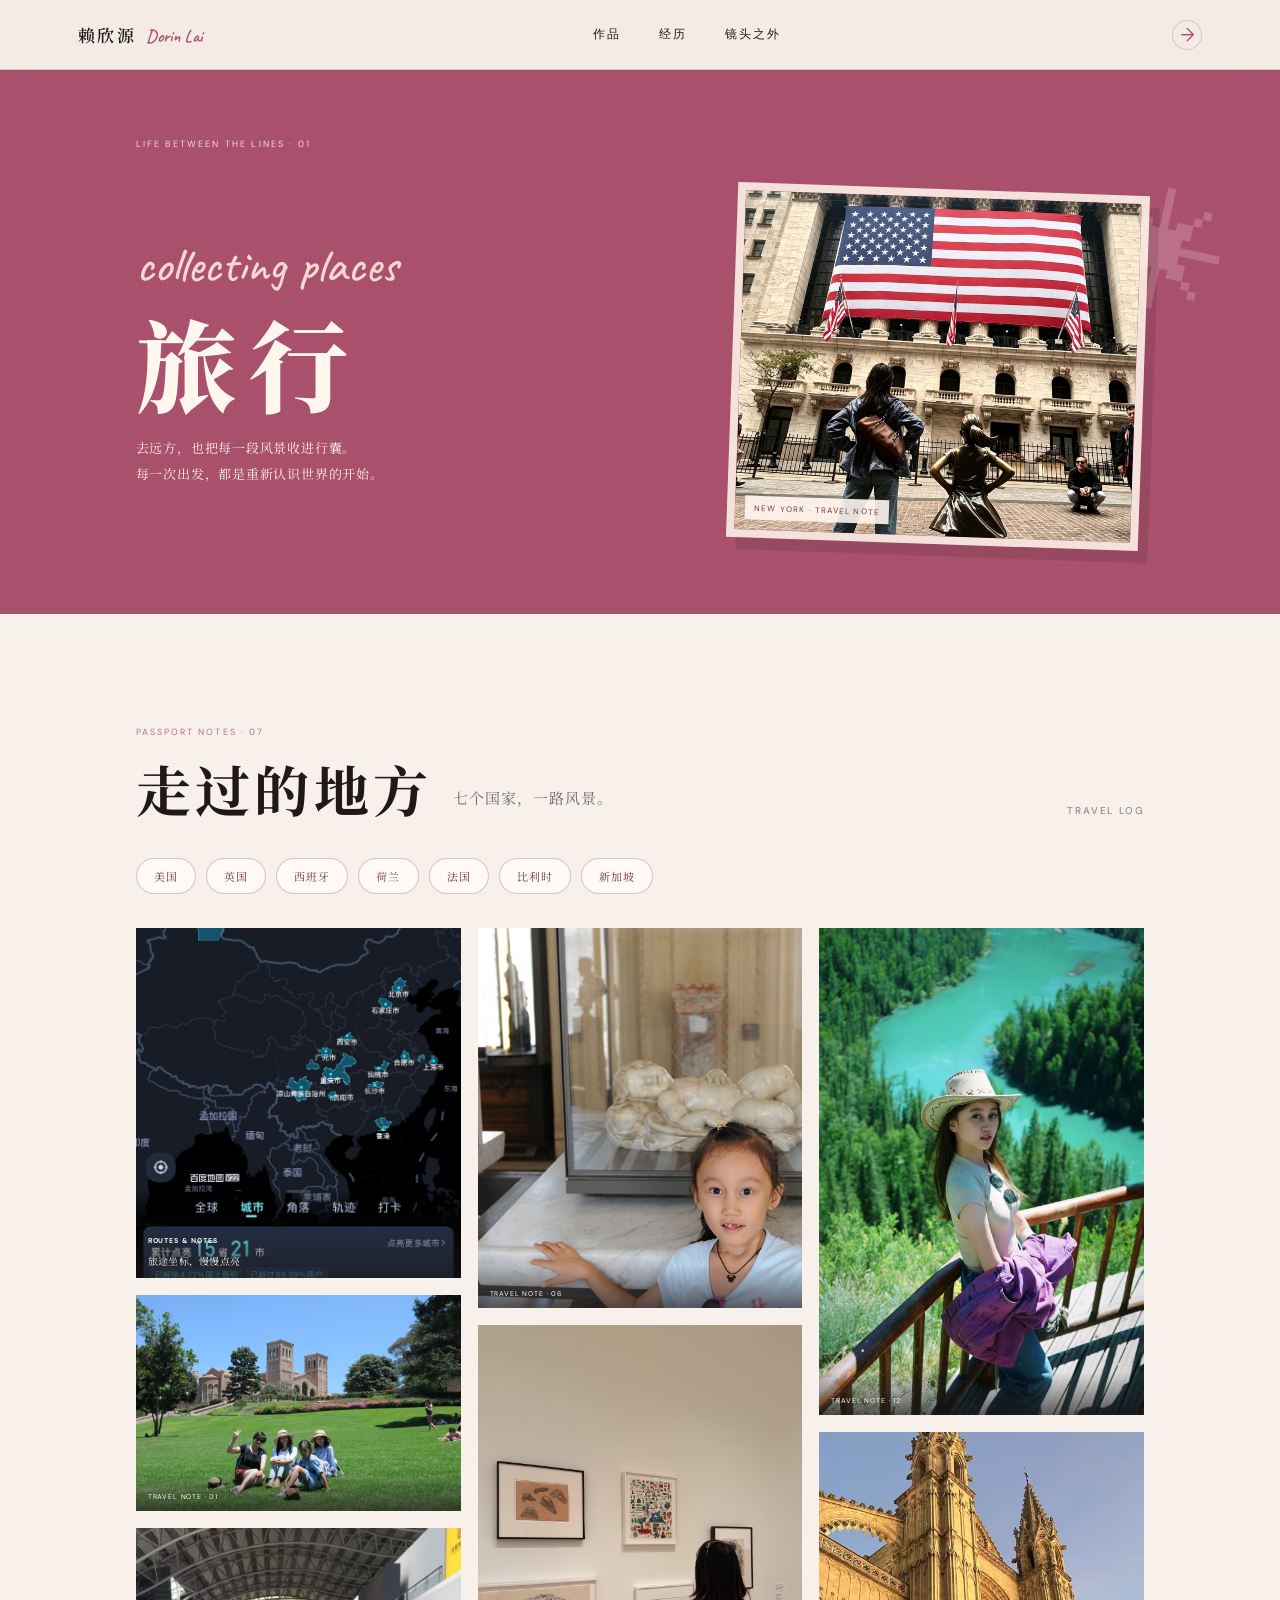
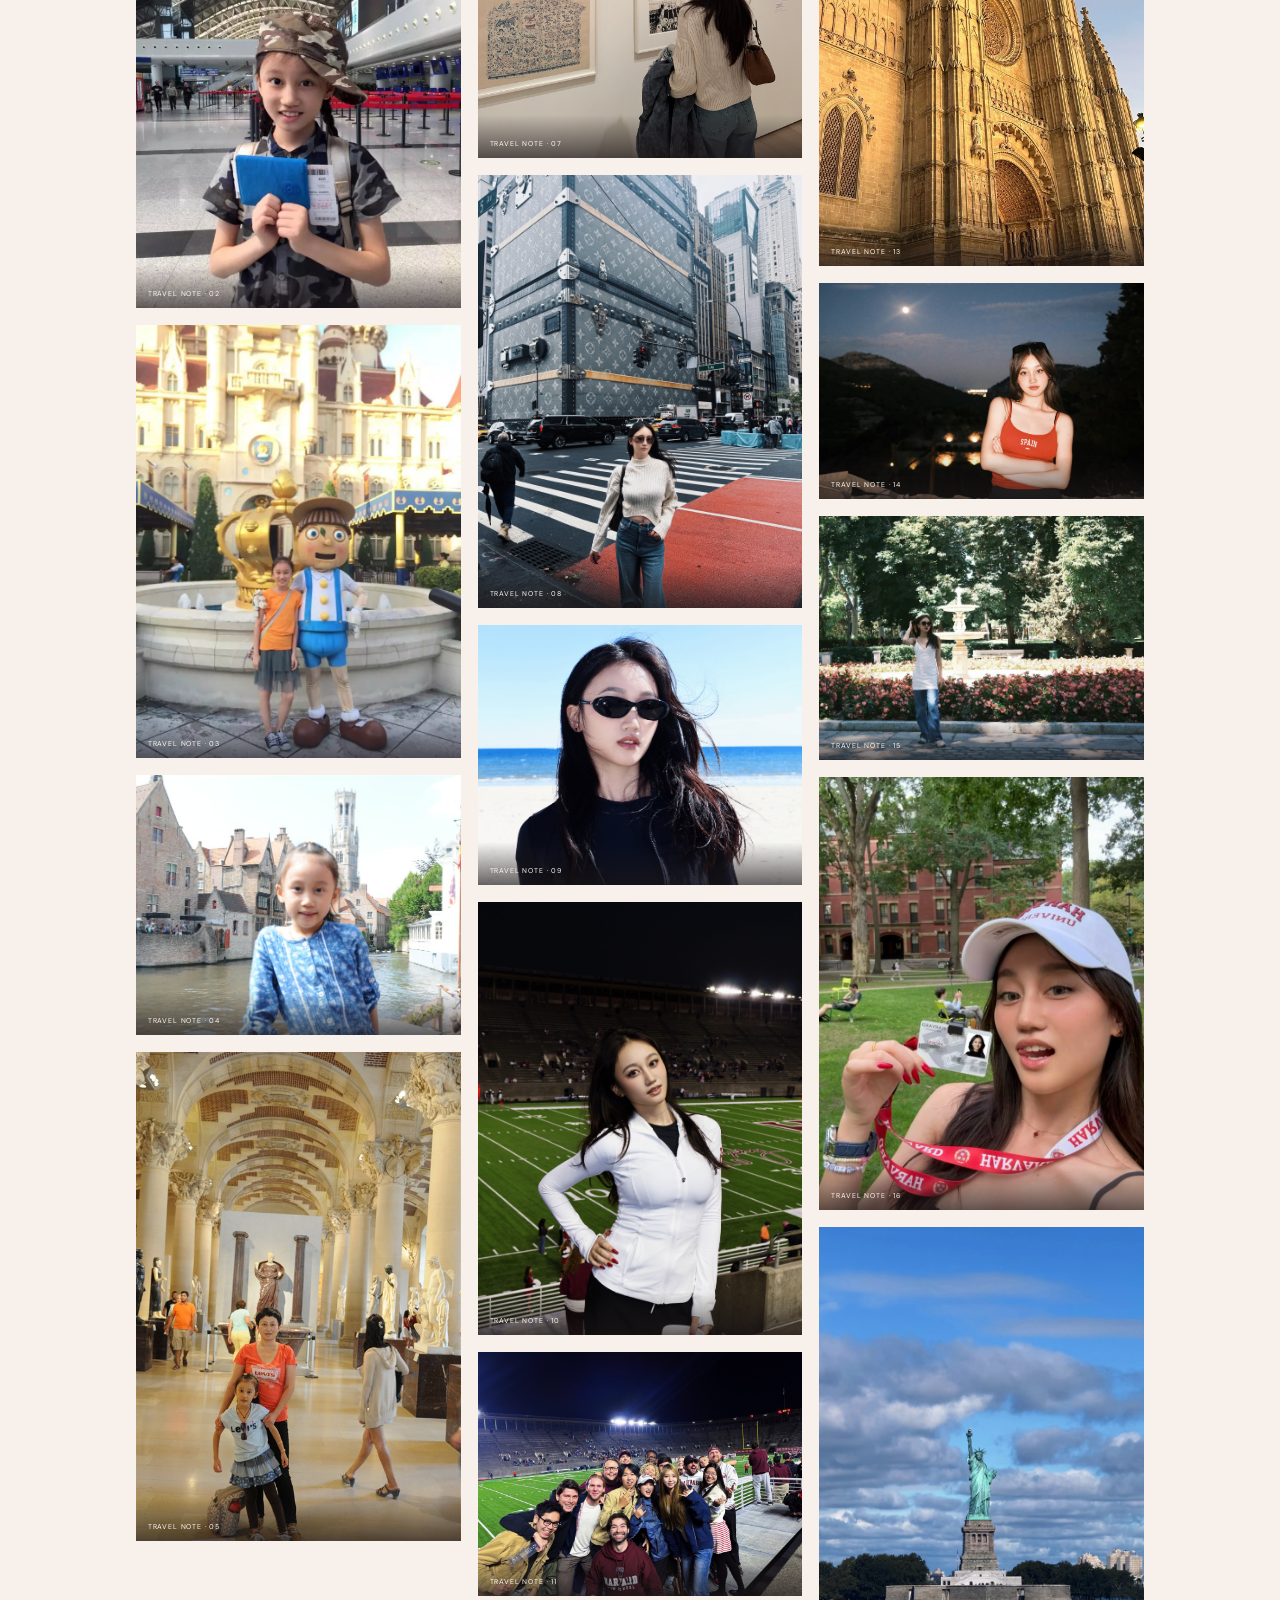
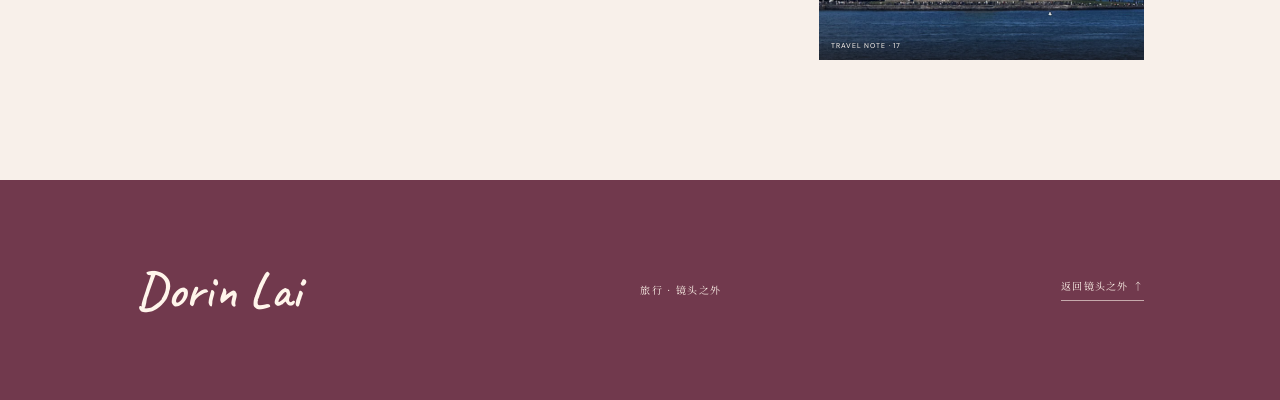
<file: travel.html>
<!doctype html>
<html lang="zh-CN"><head><meta charset="UTF-8"/><meta name="viewport" content="width=device-width, initial-scale=1.0"/><meta name="theme-color" content="#f4e9e3"/><title>旅行｜镜头之外 · Dorin Lai</title><link rel="preconnect" href="https://fonts.googleapis.com"/><link rel="preconnect" href="https://fonts.gstatic.com" crossorigin/><link href="https://fonts.googleapis.com/css2?family=Caveat:wght@500;600;700&family=DM+Sans:wght@400;500;600;700&family=Noto+Serif+SC:wght@400;500;600;700;900&display=swap" rel="stylesheet"/><link rel="stylesheet" href="portfolio.css"/><link rel="stylesheet" href="life-detail.css"/></head>
<body><div class="scroll-progress" aria-hidden="true"><span></span></div><header class="site-header"><a class="wordmark" href="index.html"><span>赖欣源</span><i>Dorin Lai</i></a><nav class="main-nav" aria-label="作品集导航"><a href="portfolio.html#works">作品</a><a href="portfolio.html#experience">经历</a><a href="portfolio.html#story">镜头之外</a></nav><a class="back-home" href="portfolio.html#story" aria-label="返回镜头之外">↗</a></header>
<main><section class="life-hero life-hero--travel"><span class="life-kicker">LIFE BETWEEN THE LINES · 01</span><div class="life-hero-layout"><div><span class="life-script">collecting places</span><h1>旅行</h1><p>去远方，也把每一段风景收进行囊。<br/>每一次出发，都是重新认识世界的开始。</p></div><figure><img src="assets/life/travel/cover.jpg" alt="纽约证券交易所前的旅行留影"/><figcaption>NEW YORK · TRAVEL NOTE</figcaption></figure></div><span class="life-hero-mark">✳</span></section>
<section class="life-countries section-pad"><div class="section-heading"><div><p class="eyebrow">PASSPORT NOTES · 07</p><h2>走过的地方<span>七个国家，一路风景。</span></h2></div><span class="section-index">TRAVEL LOG</span></div><div class="country-list"><span>美国</span><span>英国</span><span>西班牙</span><span>荷兰</span><span>法国</span><span>比利时</span><span>新加坡</span></div><div class="travel-grid">
<figure class="travel-tile travel-tile--map"><img src="assets/life/travel/map.png" alt="旅行足迹地图记录"/><figcaption><b>ROUTES & NOTES</b><span>旅途坐标，慢慢点亮</span></figcaption></figure>
<figure class="travel-tile"><img src="assets/life/travel/trip-01.jpg" alt="旅行记忆一"/><figcaption>TRAVEL NOTE · 01</figcaption></figure><figure class="travel-tile travel-tile--tall"><img src="assets/life/travel/trip-02.jpg" alt="童年旅行记忆"/><figcaption>TRAVEL NOTE · 02</figcaption></figure><figure class="travel-tile"><img src="assets/life/travel/trip-03.jpg" alt="旅行记忆三"/><figcaption>TRAVEL NOTE · 03</figcaption></figure><figure class="travel-tile travel-tile--wide"><img src="assets/life/travel/trip-04.jpg" alt="旅行记忆四"/><figcaption>TRAVEL NOTE · 04</figcaption></figure><figure class="travel-tile"><img src="assets/life/travel/trip-05.jpg" alt="旅行记忆五"/><figcaption>TRAVEL NOTE · 05</figcaption></figure><figure class="travel-tile travel-tile--tall"><img src="assets/life/travel/trip-06.jpg" alt="旅行记忆六"/><figcaption>TRAVEL NOTE · 06</figcaption></figure><figure class="travel-tile"><img src="assets/life/travel/trip-07.jpg" alt="旅行记忆七"/><figcaption>TRAVEL NOTE · 07</figcaption></figure><figure class="travel-tile"><img src="assets/life/travel/trip-08-optimized.jpg" alt="旅行记忆八"/><figcaption>TRAVEL NOTE · 08</figcaption></figure><figure class="travel-tile travel-tile--wide"><img src="assets/life/travel/trip-09.jpg" alt="海边旅行肖像"/><figcaption>TRAVEL NOTE · 09</figcaption></figure><figure class="travel-tile"><img src="assets/life/travel/trip-10.jpg" alt="夜间球场旅行留影"/><figcaption>TRAVEL NOTE · 10</figcaption></figure><figure class="travel-tile"><img src="assets/life/travel/trip-11.jpg" alt="球场现场与朋友合影"/><figcaption>TRAVEL NOTE · 11</figcaption></figure>
<figure class="travel-tile"><img src="assets/life/travel/trip-12.jpg" width="1080" height="1620" alt="在碧绿河湾上方的木栈道留影" loading="lazy"/><figcaption>TRAVEL NOTE · 12</figcaption></figure>
<figure class="travel-tile"><img src="assets/life/travel/trip-13.jpg" width="1080" height="1440" alt="夕阳下的哥特式教堂外墙与尖塔" loading="lazy"/><figcaption>TRAVEL NOTE · 13</figcaption></figure>
<figure class="travel-tile"><img src="assets/life/travel/trip-14.jpg" width="1749" height="1166" alt="月光下的山间旅行留影" loading="lazy"/><figcaption>TRAVEL NOTE · 14</figcaption></figure>
<figure class="travel-tile"><img src="assets/life/travel/trip-15.jpg" width="1441" height="1080" alt="花园喷泉和花坛前的旅行留影" loading="lazy"/><figcaption>TRAVEL NOTE · 15</figcaption></figure>
<figure class="travel-tile"><img src="assets/life/travel/trip-16.jpg" width="1440" height="1920" alt="哈佛大学校园留影" loading="lazy"/><figcaption>TRAVEL NOTE · 16</figcaption></figure>
<figure class="travel-tile"><img src="assets/life/travel/trip-17.jpg" width="1440" height="1920" alt="从水面远望纽约自由女神像" loading="lazy"/><figcaption>TRAVEL NOTE · 17</figcaption></figure>
</div></section></main><footer class="site-footer"><span class="footer-script">Dorin Lai</span><p>旅行 · 镜头之外</p><a href="portfolio.html#story">返回镜头之外 ↑</a></footer><script src="life-detail.js"></script></body></html>
</file>
<file: portfolio.css>
:root{--rose:#a9506d;--rose-dark:#71394d;--pink:#d99aaa;--paper:#f4ebe5;--cream:#fbf6f1;--ink:#20191a;--muted:#75696a;--line:rgba(55,36,41,.18);--sans:"DM Sans","Noto Sans SC",sans-serif;--serif:"Noto Serif SC","Songti SC",serif;--script:"Caveat",cursive}
*{box-sizing:border-box}html{scroll-behavior:smooth}body{margin:0;background:var(--paper);color:var(--ink);font-family:var(--sans);font-size:15px}a{color:inherit;text-decoration:none}button{font:inherit}.site-header{height:70px;position:sticky;top:0;z-index:20;display:flex;align-items:center;justify-content:space-between;padding:0 6.1%;background:rgba(244,235,229,.92);border-bottom:1px solid var(--line);backdrop-filter:blur(14px)}.wordmark{display:flex;align-items:baseline;gap:10px}.wordmark span{font:600 17px var(--serif);letter-spacing:.14em}.wordmark i{font:600 18px var(--script);color:var(--rose);font-style:normal}.main-nav{display:flex;gap:38px;font-size:12px;letter-spacing:.16em}.main-nav a{position:relative;padding:10px 0}.main-nav a:after{content:"";position:absolute;left:0;bottom:3px;width:0;height:1px;background:var(--rose);transition:width .25s}.main-nav a:hover:after{width:100%}.back-home{width:30px;height:30px;border:1px solid var(--line);border-radius:50%;display:grid;place-items:center;color:var(--rose);font-size:18px;transform:rotate(45deg)}.menu-toggle{display:none}
.intro{min-height:690px;height:min(770px,calc(100svh - 70px));position:relative;display:grid;grid-template-columns:1.03fr .97fr;align-items:center;padding:40px 10.6% 45px;overflow:hidden;background:var(--rose);color:#fff6ee}.intro:before,.works:before{content:"";position:absolute;inset:0;pointer-events:none;opacity:.18;background-image:radial-gradient(rgba(255,238,228,.38) .7px,transparent 1px),url("data:image/svg+xml,%3Csvg viewBox='0 0 160 160' xmlns='http://www.w3.org/2000/svg'%3E%3Cfilter id='n'%3E%3CfeTurbulence type='fractalNoise' baseFrequency='.78' numOctaves='3' stitchTiles='stitch'/%3E%3C/filter%3E%3Crect width='100%25' height='100%25' filter='url(%23n)' opacity='.4'/%3E%3C/svg%3E");background-size:5px 5px,160px 160px;mix-blend-mode:soft-light}.intro-copy{position:relative;z-index:2;padding-bottom:16px}.eyebrow{display:flex;gap:24px;align-items:center;font-size:9px;letter-spacing:.23em;text-transform:uppercase;color:inherit;opacity:.8}.intro h1{margin:52px 0 2px;font:900 clamp(70px,10vw,148px)/1.1 var(--serif);letter-spacing:.08em;white-space:nowrap;text-shadow:3px 4px rgba(70,31,46,.16)}.name-script{display:block;margin:-8px 0 0 3px;font:600 clamp(54px,7.2vw,104px)/.94 var(--script);letter-spacing:-.035em;color:#241a1d}.intro-note{font:500 14px/2 var(--serif);letter-spacing:.09em;margin:28px 0 66px;color:#fff3eb}.scroll-cue{display:flex;align-items:center;gap:18px;font-size:10px;letter-spacing:.16em}.scroll-cue b{font-size:20px;font-weight:400}.portrait-stage{height:520px;width:min(100%,420px);justify-self:end;position:relative;transform:rotate(2deg)}.portrait-stage:before{content:"";position:absolute;inset:5% -4% -3% 7%;background:#ead8cd;clip-path:polygon(6% 8%,12% 4%,20% 6%,27% 2%,36% 5%,43% 3%,52% 6%,59% 3%,68% 5%,78% 2%,85% 6%,95% 5%,93% 14%,97% 21%,94% 29%,98% 38%,95% 46%,98% 54%,94% 62%,98% 71%,93% 78%,95% 88%,88% 91%,81% 96%,72% 93%,65% 98%,56% 94%,48% 99%,39% 94%,31% 97%,23% 93%,14% 96%,11% 89%,5% 84%,8% 75%,4% 67%,8% 59%,4% 50%,8% 41%,5% 33%,9% 25%,5% 17%);filter:drop-shadow(8px 10px rgba(52,22,35,.16))}.portrait-stage img{position:absolute;inset:7% 1% 1% 10%;width:89%;height:90%;object-fit:cover;object-position:center 22%;clip-path:polygon(6% 8%,12% 4%,20% 6%,27% 2%,36% 5%,43% 3%,52% 6%,59% 3%,68% 5%,78% 2%,85% 6%,95% 5%,93% 14%,97% 21%,94% 29%,98% 38%,95% 46%,98% 54%,94% 62%,98% 71%,93% 78%,95% 88%,88% 91%,81% 96%,72% 93%,65% 98%,56% 94%,48% 99%,39% 94%,31% 97%,23% 93%,14% 96%,11% 89%,5% 84%,8% 75%,4% 67%,8% 59%,4% 50%,8% 41%,5% 33%,9% 25%,5% 17%)}.scribble{position:absolute;top:2%;right:-7%;font:600 31px/.8 var(--script);transform:rotate(8deg);color:#fff5e9}.photo-star{position:absolute;left:-5%;bottom:11%;font-size:88px;color:var(--cream);line-height:1;text-shadow:2px 3px var(--rose-dark);transform:rotate(12deg)}.caption{position:absolute;right:-4%;bottom:3%;font-size:8px;letter-spacing:.22em;transform:rotate(-90deg);transform-origin:right}.margin-note{position:absolute;right:2.4%;top:50%;writing-mode:vertical-rl;font:14px var(--serif);letter-spacing:.28em;opacity:.85}
.section-pad{padding:112px 10.6% 120px}.section-heading{display:flex;justify-content:space-between;align-items:end;margin-bottom:52px}.section-heading .eyebrow{color:var(--rose);margin:0 0 18px}.section-heading h2{margin:0;font:700 clamp(34px,4.3vw,56px)/1.2 var(--serif);letter-spacing:.08em}.section-heading h2 span{display:inline-block;margin-left:20px;font:400 15px/1.6 var(--serif);letter-spacing:.07em;color:var(--muted);vertical-align:middle}.section-index{font:500 10px var(--sans);letter-spacing:.18em;color:#9d888a;padding-bottom:5px}
.works{position:relative;background:var(--cream);overflow:hidden}.works:before{opacity:.08;mix-blend-mode:multiply}.works .section-heading,.work-grid{position:relative;z-index:1}.work-grid{display:grid;grid-template-columns:repeat(3,1fr);gap:24px}.work-card{min-width:0}.work-art{height:270px;position:relative;overflow:hidden;display:flex;align-items:center;justify-content:center;background:#b9637d;color:#fff3eb}.work-card--voice .work-art{background:#dfb2b5;color:#573847}.work-card--film .work-art{background:#ead9cc;color:#7c3d55}.work-art:before{content:"";position:absolute;inset:12px;border:1px solid currentColor;opacity:.38}.art-mark{font:400 47px var(--serif);letter-spacing:.2em;writing-mode:vertical-rl;position:relative;z-index:1}.work-card--voice .art-mark{font:600 58px var(--script);writing-mode:horizontal-tb;letter-spacing:.03em}.work-card--film .art-mark{font:700 46px var(--serif)}.art-number{position:absolute;top:23px;left:25px;font:600 11px var(--sans);letter-spacing:.18em}.art-orbit{position:absolute;width:170px;height:170px;border:1px solid rgba(255,245,235,.7);border-radius:50%;transform:rotate(35deg) scaleX(.6)}.art-orbit:after{content:"";position:absolute;inset:14px -28px;border:1px solid rgba(255,245,235,.42);border-radius:50%;transform:rotate(-55deg)}.sound-wave{height:90px;position:absolute;bottom:38px;left:15%;right:15%;display:flex;align-items:center;justify-content:space-around}.sound-wave i{display:block;width:2px;height:var(--h,22px);background:#6f3b50;border-radius:2px}.sound-wave i:nth-child(3n){height:62px}.sound-wave i:nth-child(4n){height:38px}.sound-wave i:nth-child(5n){height:74px}.sound-wave i:nth-child(2n){height:48px}.film-frame{position:absolute;inset:48px 54px;border:1px solid rgba(124,61,85,.7);display:grid;place-items:center;transform:rotate(-5deg)}.film-frame:before,.film-frame:after{content:"";position:absolute;inset:10px -10px;border:1px solid rgba(124,61,85,.35);transform:rotate(8deg)}.film-frame b{font:700 12px var(--sans);letter-spacing:.25em}.work-meta{display:flex;justify-content:space-between;align-items:center;margin-top:19px;font-size:10px;letter-spacing:.14em;color:var(--rose)}.availability{font-size:9px;letter-spacing:.05em;color:#9b8b89}.work-card h3{font:600 20px var(--serif);margin:14px 0 8px}.work-card p{font:400 12px/1.9 var(--serif);color:var(--muted);margin:0;max-width:330px}
.experience{background:#ead9d1}.experience-layout{display:grid;grid-template-columns:.72fr 1.28fr;gap:8%}.experience-lead{min-height:310px;position:relative;border-right:1px solid var(--line);display:flex;flex-direction:column;justify-content:center}.big-asterisk{position:absolute;top:-10px;left:0;font-size:135px;color:#d39aa1;line-height:1}.experience-lead p{position:relative;font:600 26px var(--serif);margin:105px 0 5px;letter-spacing:.1em}.experience-lead small{font-size:9px;letter-spacing:.22em;color:var(--muted)}.experience-list{display:flex;flex-direction:column;justify-content:center}.empty-entry{position:relative;display:grid;grid-template-columns:22px 1fr 25px;gap:18px;padding:25px 0;border-bottom:1px solid var(--line)}.empty-entry:first-child{border-top:1px solid var(--line)}.entry-line{width:8px;height:8px;border-radius:50%;background:var(--rose);margin-top:7px;box-shadow:0 0 0 5px rgba(169,80,109,.12)}.entry-tag{font-size:9px;letter-spacing:.16em;color:var(--rose)}.empty-entry h3{font:600 19px var(--serif);margin:8px 0}.empty-entry p{font:12px/1.8 var(--serif);margin:0;color:var(--muted)}.entry-plus{font:300 20px var(--sans);color:var(--rose)}
.recognition{background:#f5eee8}.recognition-grid{display:grid;grid-template-columns:1fr 1fr;gap:24px}.recognition-card{min-height:260px;position:relative;padding:34px;background:#a8526f;color:#fff6ee;overflow:hidden}.recognition-card--award{background:#dfb3b2;color:#4b343b}.recognition-card:after{content:"";position:absolute;width:210px;height:210px;right:-38px;top:-65px;border:1px solid currentColor;opacity:.2;border-radius:50%;box-shadow:0 0 0 16px rgba(255,255,255,.035),0 0 0 32px rgba(255,255,255,.035)}.recognition-symbol{position:absolute;right:37px;top:33px;font:500 58px var(--serif);opacity:.86}.recognition-card--award .recognition-symbol{font-size:64px}.recognition-card small{font-size:9px;letter-spacing:.23em;opacity:.73}.recognition-card h3{font:600 28px var(--serif);margin:42px 0 8px}.recognition-card p{font:12px var(--serif);opacity:.84}.card-foot{position:absolute;left:34px;bottom:28px;font-size:9px;letter-spacing:.08em;opacity:.75}
.story{background:#e8d3cc}.story-layout{display:grid;grid-template-columns:1.1fr .9fr;gap:10%;align-items:start}.timeline{padding:8px 0}.timeline article{display:grid;grid-template-columns:40px 1fr;gap:20px;padding:0 0 38px;position:relative}.timeline article:not(:last-child):after{content:"";position:absolute;left:15px;top:37px;bottom:4px;width:1px;background:rgba(169,80,109,.34)}.timeline-dot{width:31px;height:31px;border:1px solid var(--rose);border-radius:50%;display:grid;place-items:center;color:var(--rose);font-size:8px;letter-spacing:.05em;background:#e8d3cc;z-index:1}.timeline small{font-size:9px;letter-spacing:.18em;color:var(--rose)}.timeline h3{font:600 20px var(--serif);margin:9px 0}.timeline p{font:12px/1.85 var(--serif);color:var(--muted);margin:0}.hobby-board{background:var(--cream);padding:18px;transform:rotate(2deg);box-shadow:8px 10px rgba(101,57,65,.12);max-width:330px;justify-self:end}.board-heading{display:flex;justify-content:space-between;align-items:center;padding:1px 0 13px;border-bottom:1px solid var(--line);font-size:9px;letter-spacing:.14em;color:var(--rose)}.board-heading span:last-child{font:500 13px var(--serif);letter-spacing:.1em}.hobby-placeholder{height:195px;margin-top:14px;background:#d4a1a4;display:grid;place-items:center;position:relative;color:#fff6ee;font:400 32px/1.3 var(--script);text-align:center;transform:rotate(-1deg)}.hobby-placeholder:before{content:"";position:absolute;inset:12px;border:1px solid rgba(255,248,237,.55)}.hobby-placeholder i{position:absolute;right:26px;top:17px;font:30px var(--script);font-style:normal}.hobby-board>p{font:11px var(--serif);color:var(--muted);margin:17px 0 2px;text-align:center}.site-footer{min-height:220px;padding:50px 10.6%;display:flex;align-items:center;justify-content:space-between;background:var(--rose-dark);color:#fff5eb}.footer-script{font:600 51px var(--script)}.site-footer p,.site-footer a{font:10px var(--serif);letter-spacing:.13em}.site-footer a{border-bottom:1px solid rgba(255,245,235,.6);padding-bottom:7px}
@media(max-width:900px){.intro{padding-left:7%;padding-right:7%;grid-template-columns:1fr .9fr}.intro h1{font-size:clamp(64px,11vw,106px)}.name-script{font-size:clamp(52px,8vw,78px)}.portrait-stage{height:440px;width:100%}.section-pad{padding-left:7%;padding-right:7%}.work-art{height:225px}.section-heading h2 span{display:block;margin:10px 0 0}.margin-note{right:1%}}
@media(max-width:650px){.site-header{height:60px;padding:0 6%}.wordmark span{font-size:15px}.main-nav{display:none;position:absolute;top:60px;left:0;right:0;padding:22px 7%;background:var(--paper);border-bottom:1px solid var(--line);gap:20px;flex-direction:column}.main-nav.is-open{display:flex}.main-nav a{padding:7px 0}.back-home{margin-left:auto;margin-right:16px}.menu-toggle{display:flex;width:32px;height:32px;border:0;background:none;padding:8px 4px;flex-direction:column;justify-content:center;gap:6px;order:3}.menu-toggle span{height:1px;width:23px;background:var(--rose-dark)}.intro{height:auto;min-height:890px;padding:62px 8% 40px;display:flex;flex-direction:column;align-items:stretch;justify-content:flex-start}.intro-copy{padding-bottom:15px}.intro .eyebrow{font-size:8px;gap:14px}.intro h1{margin:48px 0 0;font-size:clamp(73px,20vw,112px)}.name-script{font-size:clamp(59px,16vw,89px)}.intro-note{margin:18px 0 22px;font-size:12px}.scroll-cue{font-size:9px}.portrait-stage{height:min(105vw,410px);width:82%;margin:28px auto 0;align-self:flex-end}.scribble{font-size:26px;right:-8%}.photo-star{font-size:70px;left:-12%}.margin-note{top:auto;right:4%;bottom:21%;font-size:11px}.section-pad{padding:76px 7.5% 85px}.section-heading{margin-bottom:34px}.section-heading h2{font-size:35px}.section-heading h2 span{font-size:12px}.section-index{font-size:8px}.work-grid{grid-template-columns:1fr;gap:38px}.work-art{height:280px}.work-meta{margin-top:14px}.work-card h3{font-size:18px}.work-card p{max-width:none}.experience-layout{grid-template-columns:1fr;gap:30px}.experience-lead{min-height:150px;border-right:0;border-bottom:1px solid var(--line);padding-bottom:20px}.big-asterisk{font-size:100px;top:-8px}.experience-lead p{margin:65px 0 3px;font-size:22px}.empty-entry{gap:10px;padding:20px 0;grid-template-columns:18px 1fr 20px}.empty-entry h3{font-size:17px}.empty-entry p{font-size:11px}.recognition-grid{grid-template-columns:1fr;gap:14px}.recognition-card{min-height:230px;padding:25px}.recognition-card h3{font-size:25px;margin-top:37px}.card-foot{left:25px;bottom:22px}.story-layout{grid-template-columns:1fr;gap:26px}.hobby-board{justify-self:center;width:88%;max-width:360px}.hobby-placeholder{height:185px}.site-footer{min-height:180px;padding:38px 7.5%;flex-wrap:wrap;gap:15px}.footer-script{width:100%;font-size:45px}.site-footer p,.site-footer a{font-size:9px}.intro .margin-note{display:none}}

/* Motion and layered editorial interactions */
.scroll-progress{height:3px;position:fixed;z-index:30;top:0;left:0;right:0;pointer-events:none}.scroll-progress span{display:block;width:100%;height:100%;background:#f2c5bc;transform:scaleX(0);transform-origin:left center;box-shadow:0 0 10px rgba(242,197,188,.65)}
.main-nav a[aria-current="location"]{color:var(--rose);font-weight:700}.main-nav a[aria-current="location"]:after{width:100%}
.intro-copy{transition:transform .18s ease-out}.portrait-stage{transition:transform .32s cubic-bezier(.2,.7,.25,1);will-change:transform}.portrait-stage img{transition:filter .4s,transform .7s cubic-bezier(.2,.7,.25,1)}.portrait-stage:hover img{transform:scale(1.035)}
.work-grid{grid-template-columns:repeat(12,minmax(0,1fr));gap:0;align-items:start;padding:0 1.5% 42px}.work-card{position:relative;cursor:pointer;transition:transform .45s cubic-bezier(.2,.75,.2,1),filter .35s;outline:none}.work-card--plan{grid-column:1 / span 5;z-index:1;margin-top:27px;transform:rotate(-2.3deg)}.work-card--voice{grid-column:4 / span 6;z-index:2;margin-top:76px;transform:rotate(1.6deg)}.work-card--film{grid-column:9 / span 4;z-index:1;margin-top:5px;transform:rotate(-1.2deg)}.work-card:hover,.work-card:focus-visible{z-index:5;transform:translateY(-13px) rotate(0) scale(1.035);filter:drop-shadow(0 16px 12px rgba(65,36,45,.19))}.work-art{height:clamp(250px,29vw,390px);transition:filter .35s}.work-art:after{content:"OPEN ↗";position:absolute;right:21px;bottom:19px;padding:8px 10px;border:1px solid currentColor;border-radius:30px;font:700 8px var(--sans);letter-spacing:.16em;opacity:0;transform:translateY(6px);transition:.25s}.work-card:hover .work-art:after,.work-card:focus-visible .work-art:after{opacity:.9;transform:translateY(0)}.work-card--plan .work-art{clip-path:polygon(0 3%,96% 0,100% 94%,6% 100%)}.work-card--voice .work-art{clip-path:polygon(4% 0,100% 5%,96% 100%,0 93%)}.work-card--film .work-art{clip-path:polygon(0 8%,100% 0,96% 100%,5% 94%)}.work-card--voice .work-art{background-image:radial-gradient(circle at 50% 52%,rgba(255,242,231,.45),transparent 54%),linear-gradient(140deg,#e6babb,#d59ba6)}.work-card--plan .work-art{background-image:linear-gradient(135deg,rgba(57,26,42,.15),transparent 55%),linear-gradient(130deg,#b9637d,#8d4059)}.work-card--film .work-art{background-image:radial-gradient(ellipse at 65% 30%,#f8e9d6,transparent 55%),linear-gradient(145deg,#ecd8c9,#d3a5a3)}.work-card--voice .sound-wave i{animation:wave 1.1s ease-in-out infinite alternate}.sound-wave i:nth-child(2n){animation-delay:.25s}.sound-wave i:nth-child(3n){animation-delay:.47s}.film-frame{transition:transform .65s cubic-bezier(.2,.75,.2,1)}.work-card--film:hover .film-frame{transform:rotate(2deg) scale(1.08)}.art-orbit{transition:transform .8s}.work-card--plan:hover .art-orbit{transform:rotate(72deg) scaleX(.8)}.work-meta,.work-card h3,.work-card>p{padding-left:12px;padding-right:12px}
.empty-entry{display:block}.empty-entry summary{list-style:none;cursor:pointer;display:grid;grid-template-columns:22px 1fr 25px;gap:18px;padding:25px 0;align-items:start}.empty-entry summary::-webkit-details-marker{display:none}.empty-entry[open] .entry-plus{transform:rotate(45deg)}.entry-plus{display:grid;place-items:center;transition:transform .3s}.entry-extra{padding:0 35px 22px 40px;display:flex;gap:8px;flex-wrap:wrap;color:var(--muted);font:11px var(--serif);animation:expand-in .25s ease both}.entry-extra b{font-weight:400;border:1px solid rgba(169,80,109,.25);padding:7px 9px;color:var(--rose-dark)}
.recognition-card{transition:transform .35s,box-shadow .35s}.recognition-card:hover{transform:translateY(-8px) rotate(-.8deg);box-shadow:0 18px 32px rgba(63,35,43,.16)}.recognition-symbol{transition:transform .6s}.recognition-card:hover .recognition-symbol{transform:rotate(20deg) scale(1.12)}.hobby-board{transition:transform .4s cubic-bezier(.2,.7,.25,1),box-shadow .4s}.hobby-board:hover{transform:rotate(0) translateY(-8px);box-shadow:12px 18px rgba(101,57,65,.17)}.hobby-placeholder{overflow:hidden}.hobby-placeholder:after{content:"";position:absolute;inset:-50%;background:linear-gradient(105deg,transparent 43%,rgba(255,255,255,.24) 50%,transparent 57%);transform:translateX(-65%);transition:transform .7s}.hobby-board:hover .hobby-placeholder:after{transform:translateX(65%)}
.motion-ready .reveal{opacity:0;transform:translateY(26px);transition:opacity .75s ease,transform .75s cubic-bezier(.2,.7,.25,1)}.motion-ready .reveal.is-visible{opacity:1;transform:none}.motion-ready .work-card.reveal{transition:opacity .7s ease,transform .5s cubic-bezier(.2,.7,.25,1),filter .35s}.motion-ready .work-card--voice.reveal{transition-delay:.11s}.motion-ready .work-card--film.reveal{transition-delay:.22s}
.work-dialog{width:min(520px,calc(100% - 32px));padding:44px 48px 38px;border:0;background:var(--cream);color:var(--ink);box-shadow:0 25px 80px rgba(35,19,25,.35);text-align:left}.work-dialog::backdrop{background:rgba(42,23,31,.52);backdrop-filter:blur(5px)}.work-dialog[open]{animation:dialog-in .3s cubic-bezier(.2,.75,.2,1)}.dialog-close{position:absolute;right:15px;top:12px;border:0;background:none;color:var(--rose);font-size:28px;cursor:pointer}.work-dialog .eyebrow{color:var(--rose);margin:0 0 20px}.work-dialog h2{font:700 29px var(--serif);margin:0 0 15px}.dialog-copy{font:14px/1.9 var(--serif);color:var(--muted);margin:0 0 25px}.dialog-fields{display:flex;flex-direction:column;border-top:1px solid var(--line)}.dialog-fields span{padding:12px 0;border-bottom:1px solid var(--line);font:12px var(--serif);color:var(--rose-dark)}.dialog-fields span:before{content:"＋";color:var(--pink);margin-right:10px}.dialog-hint{font-size:9px;letter-spacing:.09em;color:#9d888a;margin:21px 0 0}
@keyframes wave{from{transform:scaleY(.48)}to{transform:scaleY(1.1)}}@keyframes expand-in{from{opacity:0;transform:translateY(-6px)}to{opacity:1;transform:none}}@keyframes dialog-in{from{opacity:0;transform:translateY(18px) scale(.98)}to{opacity:1;transform:none}}
@media(prefers-reduced-motion:reduce){*,*:before,*:after{scroll-behavior:auto!important;animation-duration:.01ms!important;animation-iteration-count:1!important;transition-duration:.01ms!important}}
@media(max-width:900px){.work-grid{padding:0 0 30px}.work-card--plan{grid-column:1 / span 6}.work-card--voice{grid-column:5 / span 7}.work-card--film{grid-column:8 / span 5}}
@media(max-width:650px){.work-grid{display:flex;flex-direction:column;gap:34px;padding:0 4% 12px}.work-card,.work-card--plan,.work-card--voice,.work-card--film{width:100%;margin:0;transform:none}.work-card:hover,.work-card:focus-visible{transform:translateY(-6px) scale(1.01)}.work-art{height:280px}.empty-entry summary{grid-template-columns:18px 1fr 20px;gap:10px;padding:20px 0}.entry-extra{padding:0 10px 18px 29px}.work-dialog{padding:39px 25px 28px}.motion-ready .work-card--voice.reveal,.motion-ready .work-card--film.reveal{transition-delay:0s}}

.work-filters{display:flex;gap:8px;position:relative;z-index:2;margin:-24px 0 27px}.filter-chip{border:1px solid rgba(169,80,109,.28);background:transparent;color:var(--rose-dark);padding:9px 16px;border-radius:999px;font:10px var(--serif);letter-spacing:.08em;cursor:pointer;transition:background .25s,color .25s,transform .25s,border-color .25s}.filter-chip:hover{transform:translateY(-2px);border-color:var(--rose)}.filter-chip.is-active{background:var(--rose);color:#fff6ee;border-color:var(--rose);box-shadow:0 5px 12px rgba(169,80,109,.2)}.work-grid.is-filtering{display:flex;justify-content:center;min-height:350px}.work-grid.is-filtering .work-card:not(.is-hidden){width:min(570px,100%);margin:8px auto 35px;transform:rotate(-1deg)}.work-grid.is-filtering .work-card:not(.is-hidden):hover{transform:translateY(-10px) rotate(0) scale(1.02)}.work-card.is-hidden{display:none}.work-card{transform-style:preserve-3d}.work-card:hover,.work-card:focus-visible{transform:perspective(900px) translateY(-13px) rotateX(var(--tilt-y,0deg)) rotateY(var(--tilt-x,0deg)) scale(1.035)}.work-art .art-mark,.work-art .art-number,.work-art .art-orbit,.sound-wave,.film-frame{transform-style:preserve-3d}.work-card:hover .art-mark{transform:translateZ(24px) rotate(-2deg)}.work-card--voice:hover .art-mark{transform:translateZ(24px) rotate(-2deg)}.work-card:focus-visible{outline:2px solid var(--rose);outline-offset:6px}.recognition-grid{grid-template-columns:1fr}.recognition-card--award{min-height:300px;padding:44px 48px;background:linear-gradient(115deg,#dcaeb0,#e8c8bd 48%,#d49aa2);color:#4b343b}.recognition-card--award h3{font-size:clamp(32px,4vw,48px);margin-top:55px}.recognition-card--award p{max-width:480px;font-size:14px;line-height:1.8}.recognition-card--award .card-foot{left:48px;bottom:37px}.recognition-card--award .recognition-symbol{right:48px;top:39px}.award-seal{position:absolute;right:16%;bottom:23px;width:92px;height:92px;border:1px solid rgba(75,52,59,.55);outline:1px solid rgba(75,52,59,.25);outline-offset:5px;border-radius:50%;display:grid;place-content:center;text-align:center;font:500 14px/1.05 var(--serif);letter-spacing:.1em;transform:rotate(-14deg);transition:transform .5s cubic-bezier(.2,.75,.2,1),background .3s}.award-seal i{font:19px var(--script);font-style:normal}.recognition-card--award:hover .award-seal{transform:rotate(0) scale(1.08);background:rgba(255,248,238,.24)}
.cursor-follower{position:fixed;z-index:40;top:0;left:0;width:16px;height:16px;border:1px solid rgba(255,248,240,.8);border-radius:50%;pointer-events:none;opacity:0;transform:translate(-50%,-50%) scale(.5);transition:width .22s,height .22s,opacity .18s,transform .22s,background .22s;mix-blend-mode:difference;display:grid;place-items:center}.cursor-follower.is-active{width:72px;height:72px;opacity:1;transform:translate(-50%,-50%) scale(1);background:rgba(255,248,240,.86);mix-blend-mode:normal;color:var(--rose-dark)}.cursor-follower.is-active span{font:10px var(--serif);letter-spacing:.08em}.cursor-follower.is-pressed{transform:translate(-50%,-50%) scale(.86)}
@media(max-width:650px){.work-filters{margin:-10px 0 24px;gap:6px;overflow-x:auto;padding:2px 0 8px;scrollbar-width:none}.work-filters::-webkit-scrollbar{display:none}.filter-chip{white-space:nowrap;padding:8px 12px;font-size:9px}.work-grid.is-filtering{display:flex;min-height:0}.work-grid.is-filtering .work-card:not(.is-hidden){width:100%;margin:0;transform:none}.recognition-card--award{min-height:280px;padding:30px 27px}.recognition-card--award .card-foot{left:27px;bottom:23px;max-width:56%;line-height:1.7}.recognition-card--award .recognition-symbol{right:28px;top:25px}.award-seal{width:68px;height:68px;right:13%;bottom:70px;font-size:11px}.cursor-follower{display:none}}

.internship-list{display:flex;flex-direction:column;gap:24px}.internship-card{background:rgba(255,250,245,.75);border:1px solid rgba(79,49,54,.14);padding:15px;display:grid;grid-template-columns:1fr 1.12fr;gap:4.5%;align-items:center;transition:transform .35s,box-shadow .35s}.internship-card:hover{transform:translateY(-4px);box-shadow:0 14px 28px rgba(68,39,45,.1)}.internship-featured{grid-template-columns:.78fr 1.22fr;padding:18px;min-height:380px}.internship-photo{margin:0;position:relative;overflow:hidden;background:#e9d7d0}.internship-photo img{width:100%;height:100%;object-fit:cover;transition:transform .55s}.internship-photo:hover img{transform:scale(1.035)}.internship-photo figcaption{position:absolute;left:9px;bottom:8px;padding:6px 7px;background:rgba(255,247,240,.88);font:7px var(--sans);letter-spacing:.12em;color:var(--rose-dark)}.internship-photo--cctv{height:340px}.internship-photo--cctv img{object-position:center 48%}.internship-copy{padding:12px 18px 14px 0}.internship-date{font:700 10px var(--sans);letter-spacing:.12em;color:var(--rose)}.internship-date i{font-style:normal;padding:0 5px;color:#b89498}.internship-copy h3{font:700 clamp(22px,2.4vw,31px)/1.45 var(--serif);margin:12px 0 3px;letter-spacing:.04em}.internship-copy h3 span{font-size:.82em}.internship-role{font:600 12px var(--serif);color:var(--rose-dark);margin:0 0 15px}.internship-copy ul{margin:0 0 16px;padding-left:1.25em;color:#55494b;font:11px/1.9 var(--serif)}.internship-copy li{padding-left:3px;margin:0 0 8px}.internship-copy>p:not(.internship-role){font:11px/1.9 var(--serif);color:#55494b;margin:0}.internship-link{margin-top:12px;display:inline-flex;gap:24px;align-items:center;padding:10px 14px;background:var(--rose-dark);color:#fff6ee;font:10px var(--serif);letter-spacing:.08em;transition:gap .25s,background .25s}.internship-link b{font:16px var(--sans)}.internship-link:hover{gap:32px;background:#9d4663}.internship-secondary{display:grid;grid-template-columns:1fr 1fr;gap:24px}.internship-secondary .internship-card{display:flex;flex-direction:column;align-items:stretch;gap:0;padding:14px}.internship-secondary .internship-photo{height:235px;width:100%}.internship-secondary .internship-copy{padding:20px 10px 12px}.internship-secondary .internship-copy h3{font-size:22px}.internship-photo-pair{display:grid;grid-template-columns:1fr 1fr;gap:8px}.internship-photo-pair .internship-photo{height:235px}.internship-photo-pair .internship-photo img{object-position:center 20%}.internship-photo-pair .internship-photo figcaption{font-size:6px;left:5px;bottom:5px}
@media(max-width:900px){.internship-featured{grid-template-columns:.8fr 1.2fr}.internship-photo--cctv{height:370px}.internship-secondary .internship-photo,.internship-photo-pair .internship-photo{height:205px}.internship-copy ul{font-size:10px}}
@media(max-width:650px){.internship-list{gap:16px}.internship-card,.internship-featured{display:flex;flex-direction:column;align-items:stretch;padding:11px;gap:0}.internship-photo--cctv{height:260px;width:100%}.internship-copy{padding:18px 7px 8px}.internship-copy h3{font-size:23px}.internship-copy ul{font-size:11px;padding-left:1.15em}.internship-secondary{grid-template-columns:1fr;gap:16px}.internship-secondary .internship-photo{height:220px}.internship-secondary .internship-copy{padding:17px 8px 11px}.internship-secondary .internship-copy h3{font-size:21px}.internship-photo-pair .internship-photo{height:190px}}

.gallery-gate[hidden],.work-gallery[hidden]{display:none!important}.work-gallery.is-open .work-card{animation:card-arrive .65s cubic-bezier(.2,.75,.25,1) forwards}@keyframes gallery-in{from{opacity:0;translate:0 22px;clip-path:inset(0 0 100% 0)}to{opacity:1;translate:0 0;clip-path:inset(0 0 0 0)}}@keyframes card-arrive{from{opacity:0;translate:0 35px}to{opacity:1;translate:0 0}}

.intro-doodle{position:absolute;z-index:1;right:44%;bottom:6%;width:clamp(60px,9vw,128px);fill:none;stroke:rgba(255,241,230,.78);stroke-width:1.4;stroke-linecap:round;stroke-linejoin:round;transform:rotate(-9deg);animation:doodle-float 6s ease-in-out infinite}
.works{min-height:590px}.gallery-gate{min-height:310px;position:relative;isolation:isolate;overflow:hidden;padding:38px 5% 34px;background:linear-gradient(115deg,#ead6ce 0%,#f0e3da 52%,#e3c5c2 100%);border:1px solid rgba(105,57,70,.24);box-shadow:8px 10px rgba(101,57,65,.1);transition:transform .45s,box-shadow .45s}.gallery-gate:before{content:"";position:absolute;z-index:-1;inset:0;background-image:radial-gradient(rgba(123,64,78,.14) .65px,transparent .9px);background-size:5px 5px;opacity:.5}.gallery-gate:hover{transform:translateY(-5px) rotate(-.35deg);box-shadow:13px 16px rgba(101,57,65,.13)}.gate-label,.gate-note{position:absolute;font-size:8px;letter-spacing:.2em;color:var(--rose-dark)}.gate-label{top:19px;left:24px}.gate-note{right:23px;bottom:19px;opacity:.7}.gate-copy{position:relative;z-index:2;max-width:55%;margin-top:27px}.gate-script{font:500 30px var(--script);color:var(--rose)}.gate-copy h3{font:700 clamp(28px,4vw,48px) var(--serif);letter-spacing:.08em;margin:2px 0 9px}.gate-copy p{font:13px/1.8 var(--serif);color:var(--muted);margin:0}.gate-art{position:absolute;right:9%;top:13%;width:36%;height:75%;color:var(--rose-dark)}.gate-spark{position:absolute;right:3%;top:0;width:95px;fill:#fff3e7;stroke:var(--rose-dark);stroke-width:1.6;transform:rotate(13deg);filter:drop-shadow(4px 5px rgba(95,51,64,.14));transition:transform .6s cubic-bezier(.2,.75,.2,1)}.gallery-gate:hover .gate-spark{transform:rotate(-4deg) scale(1.08)}.gate-mic{position:absolute;height:100%;width:auto;right:27%;top:0;fill:none;stroke:currentColor;stroke-width:2;stroke-linecap:round;stroke-linejoin:round;transform:rotate(9deg)}.gate-tape{position:absolute;left:3%;top:12%;font-size:45px;color:#b45d78;transform:rotate(-22deg)}.gate-stamp{position:absolute;right:23%;bottom:1%;width:62px;height:62px;border:1px solid var(--rose-dark);outline:1px solid rgba(113,57,77,.35);outline-offset:4px;border-radius:50%;display:grid;place-content:center;text-align:center;font:500 13px/.9 var(--serif);letter-spacing:.08em;transform:rotate(12deg);background:rgba(255,246,235,.28)}.open-gallery{position:relative;z-index:3;margin-top:25px;display:flex;align-items:center;gap:25px;border:0;border-bottom:1px solid var(--rose);padding:0 0 9px;background:none;color:var(--rose-dark);font:600 13px var(--serif);letter-spacing:.08em;cursor:pointer;transition:gap .25s,color .25s}.open-gallery b{font:400 19px var(--sans)}.open-gallery:hover{gap:38px;color:#a74465}.open-gallery:focus-visible,.gallery-close:focus-visible,.filter-chip:focus-visible{outline:2px solid var(--rose);outline-offset:4px}.gallery-toolbar{display:flex;align-items:center;justify-content:space-between;gap:15px;margin:4px 1% 4px}.gallery-toolbar .work-filters{margin:0 0 26px}.gallery-close{border:0;background:none;color:var(--rose-dark);font:11px var(--serif);letter-spacing:.08em;cursor:pointer;margin:0 0 26px;padding:8px 0;white-space:nowrap}.gallery-close span{font-size:15px;margin-left:8px}.work-gallery.is-open{animation:gallery-in .6s cubic-bezier(.2,.7,.25,1)}.work-gallery.is-open .work-card{animation:card-arrive .65s cubic-bezier(.2,.75,.25,1) both}.work-gallery.is-open .work-card--voice{animation-delay:.08s}.work-gallery.is-open .work-card--film{animation-delay:.16s}
.recognition{position:relative;overflow:hidden}.honor-doodle{position:absolute;z-index:0;right:12%;bottom:15px;width:160px;fill:none;stroke:var(--rose);stroke-width:2;stroke-linecap:round;stroke-linejoin:round;opacity:.42;transform:rotate(-4deg)}.recognition .section-heading,.recognition-grid{position:relative;z-index:1}.story{position:relative;overflow:hidden}.story-doodle{position:absolute;right:9%;bottom:25px;width:min(180px,24vw);fill:none;stroke:#b3607b;stroke-width:2;stroke-linecap:round;stroke-linejoin:round;opacity:.46;transform:rotate(-2deg);pointer-events:none}.story .section-heading,.story-layout{position:relative;z-index:1}
@keyframes gallery-in{from{opacity:0;transform:translateY(22px);clip-path:inset(0 0 100% 0)}to{opacity:1;transform:none;clip-path:inset(0 0 0 0)}}@keyframes card-arrive{from{opacity:0;transform:translateY(35px) rotate(0)}to{opacity:1}}@keyframes doodle-float{0%,100%{translate:0 0}50%{translate:0 -9px}}
@media(max-width:650px){.works{min-height:0}.gallery-gate{min-height:350px;padding:33px 7% 30px}.gate-copy{max-width:100%;margin-top:35px}.gate-copy h3{font-size:30px}.gate-copy p{font-size:11px;max-width:230px}.gate-art{width:46%;height:55%;right:5%;top:31%}.gate-mic{right:27%}.gate-spark{width:68px}.gate-tape{left:-1%;font-size:32px}.gate-stamp{width:49px;height:49px;font-size:11px;right:18%;bottom:-4%}.open-gallery{margin-top:29px;font-size:12px}.gate-note{font-size:7px;right:12px;bottom:13px}.gate-label{font-size:7px;left:15px;top:15px}.gallery-toolbar{align-items:flex-start}.gallery-toolbar .work-filters{max-width:75%;margin-bottom:22px}.gallery-close{font-size:9px;margin-bottom:22px}.intro-doodle{right:7%;bottom:42%;width:64px}.honor-doodle{width:98px;right:7%;bottom:6px}.story-doodle{width:110px;right:8%;bottom:13px}}

/* Campus experience archive */
.campus{position:relative;overflow:hidden;background:#f1e4de}.campus .section-heading,.campus-gate,.campus-entries{position:relative;z-index:1}.campus-gate{min-height:310px;padding:34px 6.2%;border:1px solid rgba(113,57,77,.24);background:#f9f0e9;box-shadow:8px 9px 0 rgba(169,80,109,.1);overflow:hidden}.campus-gate:before{content:"";position:absolute;inset:12px;border:1px solid rgba(113,57,77,.15);pointer-events:none}.campus-gate-kicker,.campus-gate-foot{position:absolute;font:8px var(--sans);letter-spacing:.2em;color:var(--rose-dark)}.campus-gate-kicker{top:24px;left:28px}.campus-gate-foot{right:28px;bottom:22px}.campus-gate-copy{position:relative;z-index:2;margin-top:48px;max-width:58%}.campus-gate-copy .gate-script{font-size:32px}.campus-gate-copy h3{font:700 clamp(29px,4vw,45px) var(--serif);letter-spacing:.08em;margin:3px 0 12px}.campus-gate-copy p{font:13px/1.9 var(--serif);color:var(--muted);max-width:430px;margin:0}.campus-doodle{position:absolute;right:13%;top:22px;font:180px/.9 var(--serif);color:rgba(169,80,109,.19);transform:rotate(15deg)}.campus-open,.campus-more{display:inline-flex;align-items:center;gap:28px;margin-top:23px;padding:10px 0;border:0;border-bottom:1px solid var(--rose);background:transparent;color:var(--rose-dark);font:600 12px var(--serif);letter-spacing:.08em;cursor:pointer;transition:gap .25s}.campus-open b,.campus-more b{font:16px var(--sans)}.campus-open:hover,.campus-more:hover{gap:39px}.campus-open:focus-visible,.campus-close:focus-visible,.campus-more:focus-visible{outline:2px solid var(--rose);outline-offset:4px}.campus-entries[hidden],.campus-gate[hidden]{display:none}.campus-toolbar{display:flex;align-items:center;justify-content:space-between;margin:2px 0 18px;color:var(--rose-dark);font:8px var(--sans);letter-spacing:.18em}.campus-close{border:0;border-bottom:1px solid var(--rose);padding:7px 0;background:transparent;color:var(--rose-dark);font:10px var(--serif);cursor:pointer}.campus-card{display:grid;grid-template-columns:1fr .92fr;align-items:center;gap:5%;padding:22px;margin:0 0 22px;background:rgba(255,250,245,.82);border:1px solid rgba(79,49,54,.13);box-shadow:0 7px 20px rgba(68,39,45,.045);animation:card-arrive .55s cubic-bezier(.2,.75,.25,1) both}.campus-card:nth-of-type(3){animation-delay:.08s}.campus-card:nth-of-type(4){animation-delay:.16s}.campus-card:nth-of-type(5){animation-delay:.24s}.campus-card--lead{grid-template-columns:1.12fr .88fr}.campus-card--forum,.campus-card--future{grid-template-columns:.72fr 1.28fr}.campus-gallery{display:grid;gap:9px;min-width:0}.campus-gallery--three{grid-template-columns:1.05fr 1fr 1fr}.campus-gallery--two{grid-template-columns:.8fr 1.2fr}.campus-gallery--single{grid-template-columns:1fr}.campus-gallery figure{height:235px;margin:0;position:relative;overflow:hidden;background:#e4d3ce}.campus-card--lead .campus-gallery figure{height:250px}.campus-gallery--three figure:first-child{height:250px}.campus-gallery--two figure:first-child{height:205px}.campus-gallery--two figure:last-child{height:205px}.campus-gallery--single figure{height:210px;background:#fff}.campus-gallery--single img{object-fit:contain!important;padding:12px}.campus-gallery img{display:block;width:100%;height:100%;object-fit:cover;transition:transform .5s}.campus-gallery figure:hover img{transform:scale(1.035)}.campus-gallery figcaption{position:absolute;left:8px;bottom:8px;padding:6px 7px;background:rgba(255,247,240,.9);font:7px var(--sans);letter-spacing:.11em;color:var(--rose-dark)}.campus-copy{padding:10px 14px 10px 0}.campus-number{display:block;margin-bottom:13px;font:8px var(--sans);letter-spacing:.16em;color:var(--rose-dark)}.campus-date{font:700 9px var(--sans);letter-spacing:.12em;color:var(--rose)}.campus-copy h3{font:700 clamp(20px,2.2vw,27px)/1.5 var(--serif);letter-spacing:.035em;margin:10px 0 2px}.campus-role{font:700 clamp(16px,1.6vw,20px)/1.5 var(--serif);color:var(--rose-dark);margin:5px 0 12px}.campus-copy>p:last-of-type{font:clamp(15px,1.35vw,17px)/1.8 var(--serif);color:var(--ink);margin:0}.campus-more{margin-top:20px;font-size:10px}.campus-lineart{position:absolute;right:4%;bottom:20px;width:130px;fill:none;stroke:var(--rose);stroke-width:1.4;opacity:.3;pointer-events:none}
@keyframes card-arrive{from{opacity:0;transform:translateY(22px)}to{opacity:1;transform:none}}
@media(max-width:900px){.campus-card,.campus-card--lead{grid-template-columns:1fr;gap:18px}.campus-copy{padding:7px 8px 10px}.campus-card--forum,.campus-card--future{grid-template-columns:.8fr 1.2fr}.campus-gallery--single figure{height:190px}}
@media(max-width:650px){.campus-gate{min-height:330px;padding:30px 7%}.campus-gate-copy{max-width:100%;margin-top:54px}.campus-gate-copy h3{font-size:29px}.campus-gate-copy p{font-size:11px;max-width:240px}.campus-doodle{right:5%;top:72px;font-size:130px}.campus-gate-foot{font-size:6px;right:15px;bottom:14px}.campus-card,.campus-card--lead,.campus-card--forum,.campus-card--future{grid-template-columns:1fr;padding:12px;gap:11px}.campus-gallery--three{grid-template-columns:1fr 1fr}.campus-gallery--three figure:first-child{grid-column:1/-1;height:225px}.campus-gallery--three figure{height:160px}.campus-gallery--two figure:first-child,.campus-gallery--two figure:last-child{height:175px}.campus-gallery--single figure{height:180px}.campus-copy h3{font-size:21px}.campus-lineart{width:85px;bottom:8px;right:4%}}

/* Awards archive */
.honors-gate{position:relative;min-height:300px;padding:35px 6%;overflow:hidden;border:1px solid rgba(113,57,77,.24);background:#f9f0e9;box-shadow:8px 9px 0 rgba(169,80,109,.1)}.honors-gate:before{content:"";position:absolute;inset:12px;border:1px solid rgba(113,57,77,.15);pointer-events:none}.honors-gate-kicker,.honors-gate-foot{position:absolute;font:8px var(--sans);letter-spacing:.2em;color:var(--rose-dark)}.honors-gate-kicker{top:24px;left:28px}.honors-gate-foot{right:28px;bottom:22px}.honors-gate-copy{position:relative;z-index:1;margin-top:47px;max-width:64%}.honors-gate-copy .gate-script{font-size:31px}.honors-gate-copy h3{font:700 clamp(28px,4vw,44px) var(--serif);letter-spacing:.08em;margin:3px 0 10px}.honors-gate-copy p{font:13px/1.9 var(--serif);color:var(--muted);margin:0}.honors-stamp{position:absolute;right:12%;top:53px;width:128px;height:128px;border:1px solid rgba(169,80,109,.45);outline:1px solid rgba(169,80,109,.25);outline-offset:7px;border-radius:50%;display:grid;place-content:center;text-align:center;font:600 16px/1.5 var(--serif);letter-spacing:.14em;color:rgba(169,80,109,.72);transform:rotate(12deg)}.honors-open,.honors-close{cursor:pointer}.honors-open{position:relative;z-index:2;display:inline-flex;align-items:center;gap:28px;margin-top:23px;padding:10px 0;border:0;border-bottom:1px solid var(--rose);background:none;color:var(--rose-dark);font:600 12px var(--serif);letter-spacing:.08em;transition:gap .25s}.honors-open b{font:16px var(--sans)}.honors-open:hover{gap:39px}.honors-open:focus-visible,.honors-close:focus-visible{outline:2px solid var(--rose);outline-offset:4px}.honors-gate[hidden],.honors-list[hidden]{display:none}.honors-toolbar{display:flex;justify-content:space-between;align-items:center;margin:0 0 18px;color:var(--rose-dark);font:8px var(--sans);letter-spacing:.18em}.honors-close{padding:7px 0;border:0;border-bottom:1px solid var(--rose);background:none;color:var(--rose-dark);font:10px var(--serif)}.honor-entry{display:grid;grid-template-columns:1.06fr .94fr;align-items:center;gap:6%;padding:22px;margin:0 0 22px;background:rgba(255,250,245,.82);border:1px solid rgba(79,49,54,.13);box-shadow:0 7px 20px rgba(68,39,45,.045);animation:card-arrive .55s cubic-bezier(.2,.75,.25,1) both}.honor-entry:nth-of-type(3){animation-delay:.08s}.honor-entry:nth-of-type(4){animation-delay:.16s}.honor-entry:nth-of-type(5){animation-delay:.24s}.honor-entry--feature{grid-template-columns:1.18fr .82fr}.honor-entry--reverse .honor-images{order:2}.honor-entry--reverse .honor-copy{order:1}.honor-entry--certificate{grid-template-columns:.8fr 1.2fr}.honor-images{display:grid;grid-template-columns:1fr;gap:10px;min-width:0}.honor-images--pair{grid-template-columns:1fr 1fr}.honor-images figure{height:300px;position:relative;overflow:hidden;margin:0;background:#e9ddd4}.honor-images--pair figure{height:300px}.honor-entry--certificate .honor-images figure{height:350px;background:#eee6dc}.honor-images img{display:block;width:100%;height:100%;object-fit:cover;transition:transform .5s}.honor-entry--certificate .honor-images img{object-fit:contain;padding:8px}.honor-images figure:hover img{transform:scale(1.025)}.honor-images figcaption{position:absolute;left:8px;bottom:8px;max-width:calc(100% - 16px);padding:6px 7px;background:rgba(255,247,240,.91);font:7px var(--sans);letter-spacing:.1em;color:var(--rose-dark)}.honor-copy{padding:12px 18px 12px 0}.honor-index{display:block;margin-bottom:13px;font:8px var(--sans);letter-spacing:.17em;color:var(--rose-dark)}.honor-year{display:inline-block;padding:5px 9px;background:#e8c9c6;color:var(--rose-dark);font:700 9px var(--sans);letter-spacing:.15em}.honor-copy h3{font:700 clamp(21px,2.7vw,32px)/1.55 var(--serif);letter-spacing:.035em;margin:14px 0 8px}.honor-copy p{font:11px/1.9 var(--serif);color:#55494b;margin:8px 0}.honor-copy .honor-context{color:var(--rose);font-weight:600}.honor-entry--feature .honor-images figure:first-child img{object-position:center 43%}
@media(max-width:760px){.honor-entry,.honor-entry--feature,.honor-entry--certificate{grid-template-columns:1fr;gap:17px}.honor-entry--reverse .honor-images,.honor-entry--reverse .honor-copy{order:initial}.honor-copy{padding:6px 8px 10px}.honor-images figure,.honor-images--pair figure{height:270px}.honor-entry--certificate .honor-images figure{height:340px}}
@media(max-width:650px){.honors-gate{min-height:325px;padding:30px 7%}.honors-gate-copy{max-width:100%;margin-top:54px}.honors-gate-copy h3{font-size:28px}.honors-gate-copy p{font-size:11px;max-width:245px}.honors-stamp{width:83px;height:83px;right:8%;top:80px;font-size:11px}.honors-gate-foot{font-size:6px;right:14px;bottom:14px}.honor-entry{padding:12px;gap:11px}.honor-images--pair figure{height:220px}.honor-entry--certificate .honor-images figure{height:300px}.honor-copy h3{font-size:23px}}

/* Life section doors */
.life-doors{display:grid;grid-template-columns:1fr 1fr;gap:26px}.life-door{position:relative;display:grid;grid-template-columns:1.08fr .92fr;align-items:center;gap:19px;min-width:0;padding:16px;background:#fbf6f1;border:1px solid rgba(79,49,54,.14);box-shadow:7px 8px rgba(113,57,77,.08);transition:transform .3s,box-shadow .3s}.life-door:hover{transform:translateY(-5px);box-shadow:10px 13px rgba(113,57,77,.13)}.life-door-image{position:relative;height:230px;overflow:hidden;background:#dfcfca}.life-door-image img{width:100%;height:100%;display:block;object-fit:cover;transition:transform .5s}.life-door:hover .life-door-image img{transform:scale(1.035)}.life-door-image span{position:absolute;bottom:8px;left:8px;padding:6px 7px;background:rgba(255,247,240,.9);font:7px var(--sans);letter-spacing:.12em;color:var(--rose-dark)}.life-door-copy{padding:10px 15px 10px 0}.life-door-script{font:500 25px var(--script);color:var(--rose)}.life-door-copy h3{font:700 31px var(--serif);letter-spacing:.1em;margin:5px 0 8px}.life-door-copy p{font:11px/1.9 var(--serif);color:var(--muted);margin:0}.life-door-link{display:inline-flex;gap:19px;align-items:center;margin-top:23px;padding-bottom:7px;border-bottom:1px solid var(--rose);font:600 10px var(--serif);color:var(--rose-dark)}.life-door-link b{font:15px var(--sans)}.life-door-number{position:absolute;right:14px;top:8px;color:rgba(169,80,109,.34);font:italic 18px var(--serif)}
@media(max-width:900px){.life-doors{grid-template-columns:1fr}.life-door{grid-template-columns:1.1fr .9fr}.life-door-image{height:260px}}
@media(max-width:650px){.life-door{grid-template-columns:1fr;gap:10px;padding:12px}.life-door-image{height:230px}.life-door-copy{padding:8px 9px 13px}.life-door-copy h3{font-size:28px}.life-door-link{margin-top:15px}}

.profile {
  display: grid;
  grid-template-columns: minmax(0, 2fr) minmax(0, 3fr);
  gap: clamp(28px, 6vw, 96px);
  align-items: center;
  background: var(--cream);
  scroll-margin-top: 70px;
}
.profile-portrait {
  width: 100%;
  max-width: 432px;
  margin: 0 auto;
  padding: clamp(8px, 1.2vw, 14px);
  border: 1px solid var(--line);
  background: var(--paper);
  box-shadow: 8px 9px var(--pink);
}
.profile-portrait img {
  display: block;
  width: 100%;
  height: auto;
}
.profile-copy .section-heading { margin-bottom: 25px; }
.profile-facts {
  display: grid;
  grid-template-columns: repeat(2, minmax(0, 1fr));
  gap: 0 20px;
  margin: 0;
}
.profile-facts > div {
  padding: 12px 0;
  border-top: 1px solid var(--line);
}
.profile-facts dt {
  color: var(--rose-dark);
  font-size: 12px;
}
.profile-facts dd {
  margin: 4px 0 0;
  font: 600 clamp(15px, 1.5vw, 19px)/1.6 var(--serif);
}
.profile-education { grid-column: 1 / -1; }
@media (max-width: 760px) {
  .profile { grid-template-columns: 1fr; }
  .profile-portrait { max-width: 340px; }
}

.profile-social {
  margin-top: 14px;
  border: 1px solid var(--line);
  background: var(--paper);
  scroll-margin-top: 85px;
}
.profile-social summary {
  display: flex;
  align-items: center;
  justify-content: space-between;
  gap: 12px;
  padding: 14px 16px;
  cursor: pointer;
  list-style: none;
  color: var(--rose-dark);
}
.profile-social summary::-webkit-details-marker { display: none; }
.profile-social-title {
  font: 700 clamp(16px, 2vw, 22px)/1.4 var(--serif);
}
.profile-social-action {
  display: flex;
  align-items: center;
  gap: 6px;
  flex-shrink: 0;
  font-size: 12px;
}
.profile-social-action b::before { content: "+"; font-size: 20px; }
.profile-social[open] .profile-social-action span { display: none; }
.profile-social[open] .profile-social-action b::before { content: "−"; }
.profile-social-list {
  display: grid;
  grid-template-columns: repeat(auto-fit, minmax(min(100%, 147px), 1fr));
  gap: 10px;
  margin: 0;
  padding: 0 12px 12px;
  list-style: none;
}
.profile-social-list li {
  min-width: 0;
  padding: 8px;
  border: 1px solid var(--line);
  background: var(--cream);
}
.profile-social-link {
  display: grid;
  grid-template-columns: auto minmax(0, 1fr);
  gap: 7px;
  align-items: center;
  margin-bottom: 8px;
  color: var(--rose-dark);
}
.profile-social-cta {
  grid-column: 1 / -1;
  padding: 7px 8px;
  border-radius: 4px;
  background: var(--rose-dark);
  color: var(--cream);
  text-align: center;
  font: 700 13px/1.5 var(--sans);
}
.profile-social-link:hover .profile-social-cta,
.profile-social-link:focus-visible .profile-social-cta {
  text-decoration: underline;
}
.profile-social-link strong { font: 700 13px var(--serif); }
.profile-social-handle { display: block; font-size: 11px; }
.profile-social-badge {
  display: grid;
  place-items: center;
  width: 32px;
  height: 32px;
  border-radius: 50%;
  background: var(--rose-dark);
  color: var(--cream);
  font: 700 10px var(--sans);
}
.profile-social-link:nth-child(1) .profile-social-badge { line-height: 1; }
.profile-social-camera {
  display: grid;
  place-items: center;
  width: 15px;
  height: 15px;
  border: 1.5px solid currentColor;
  border-radius: 4px;
}
.profile-social-camera::after {
  content: "";
  width: 5px;
  height: 5px;
  border: 1.5px solid currentColor;
  border-radius: 50%;
}
.profile-social-list img {
  display: block;
  width: 100%;
  height: auto;
  max-width: 290px;
  margin: 0 auto;
}
</file>
<file: life-detail.css>
.life-hero{position:relative;overflow:hidden;padding:62px 10.6% 70px;background:var(--rose);color:#fff6ee}.life-hero:before{content:"";position:absolute;inset:0;opacity:.16;background-image:radial-gradient(rgba(255,238,228,.38) .7px,transparent 1px);background-size:5px 5px;pointer-events:none}.life-kicker{position:relative;font:9px var(--sans);letter-spacing:.24em;opacity:.84}.life-hero-layout{position:relative;z-index:1;display:grid;grid-template-columns:1fr .8fr;gap:8%;align-items:center;margin-top:37px}.life-script{font:500 clamp(32px,4vw,49px) var(--script);color:#f6d7d2}.life-hero-layout h1{font:900 clamp(58px,8vw,100px)/1.2 var(--serif);letter-spacing:.13em;margin:6px 0 12px}.life-hero-layout p{font:13px/2 var(--serif);letter-spacing:.06em;color:#ffede6}.life-hero-layout figure{position:relative;margin:0;height:355px;overflow:hidden;border:8px solid rgba(255,245,235,.88);box-shadow:10px 12px rgba(80,35,51,.18);transform:rotate(2deg)}.life-hero-layout figure img{display:block;width:100%;height:100%;object-fit:cover}.life-hero-layout figcaption{position:absolute;left:10px;bottom:10px;padding:7px 9px;background:rgba(255,247,240,.9);font:8px var(--sans);letter-spacing:.15em;color:var(--rose-dark)}.life-hero-mark{position:absolute;right:4%;top:15%;font:130px var(--serif);opacity:.2;transform:rotate(12deg)}.life-countries,.art-section{background:#f8f0ea}.life-countries .section-heading,.art-section .section-heading{margin-bottom:36px}.country-list{display:flex;flex-wrap:wrap;gap:10px;margin-bottom:34px}.country-list span{padding:9px 17px;border:1px solid rgba(169,80,109,.35);border-radius:99px;background:#fffaf5;color:var(--rose-dark);font:11px var(--serif);letter-spacing:.1em}.travel-grid{columns:3;column-gap:17px}.travel-tile{position:relative;break-inside:avoid;margin:0 0 17px;overflow:hidden;background:#e6d9d2;min-height:210px}.travel-tile img{width:100%;height:auto;min-height:210px;max-height:520px;display:block;object-fit:cover;transition:transform .5s}.travel-tile:hover img{transform:scale(1.025)}.travel-tile--tall img{height:380px}.travel-tile--wide{min-height:260px}.travel-tile--wide img{height:260px}.travel-tile--map{min-height:350px;background:#1e2431}.travel-tile--map img{height:350px;object-fit:cover}.travel-tile figcaption{position:absolute;inset:auto 0 0;display:flex;justify-content:space-between;align-items:center;gap:8px;padding:24px 12px 10px;background:linear-gradient(transparent,rgba(27,22,24,.66));color:#fff8f1;font:7px var(--sans);letter-spacing:.12em}.travel-tile figcaption span{font:10px var(--serif);letter-spacing:.03em}.travel-tile--map figcaption{display:flex;flex-direction:column;align-items:flex-start}
.art-feature{display:grid;grid-template-columns:1.04fr .96fr;gap:7%;align-items:center;padding:20px;margin-bottom:24px;border:1px solid rgba(79,49,54,.14);background:#fffaf5;box-shadow:0 8px 22px rgba(68,39,45,.05)}.art-feature--live{grid-template-columns:.9fr 1.1fr}.art-feature--live figure{order:2}.art-feature--live div{order:1}.art-feature figure{height:330px;position:relative;overflow:hidden;margin:0;background:#e7d8d2}.art-feature figure img{display:block;width:100%;height:100%;object-fit:cover;transition:transform .5s}.art-feature figure:hover img{transform:scale(1.025)}.art-feature--contest{grid-template-columns:.75fr 1.25fr}.art-feature--contest figure{height:420px;background:#f3e8e5}.art-feature--contest figure img{object-fit:contain}.art-feature figcaption{position:absolute;left:10px;bottom:10px;padding:7px 9px;background:rgba(255,247,240,.91);font:8px var(--sans);letter-spacing:.13em;color:var(--rose-dark)}.art-feature>div{padding:20px 10% 20px 0}.art-index{font:8px var(--sans);letter-spacing:.18em;color:var(--rose)}.art-feature h3,.art-video-heading h3{font:700 clamp(26px,3.3vw,40px)/1.5 var(--serif);letter-spacing:.08em;margin:12px 0}.art-feature p,.art-video-heading p{font:12px/2 var(--serif);color:var(--muted)}.art-video-heading{margin:52px 0 18px;padding:0 2px}.art-video-heading h3{margin:5px 0}.art-video-grid{display:grid;grid-template-columns:1fr 1fr;gap:18px}.art-video{min-width:0;padding:12px;background:#fffaf5;border:1px solid rgba(79,49,54,.14);box-shadow:0 7px 18px rgba(68,39,45,.05)}.art-video video{display:block;width:100%;aspect-ratio:16/9;background:#21191d;object-fit:contain}.art-video span{display:block;padding:11px 3px 2px;font:8px var(--sans);letter-spacing:.15em;color:var(--rose-dark)}.art-video--wide{grid-column:1/-1}.art-video--wide video{aspect-ratio:16/8}
@media(max-width:760px){.life-hero{padding:48px 7% 55px}.life-hero-layout{grid-template-columns:1fr;gap:25px;margin-top:30px}.life-hero-layout h1{font-size:70px}.life-hero-layout figure{height:300px;width:90%;justify-self:center}.life-hero-mark{right:5%;top:9%;font-size:90px}.travel-grid{columns:2;column-gap:12px}.travel-tile{margin-bottom:12px}.art-feature,.art-feature--live,.art-feature--contest{grid-template-columns:1fr;gap:10px;padding:12px}.art-feature--live figure,.art-feature--live div{order:initial}.art-feature figure{height:280px}.art-feature--contest figure{height:340px}.art-feature>div{padding:12px 8px}.art-video-grid{gap:12px}}
@media(max-width:480px){.travel-grid{columns:1}.travel-tile img,.travel-tile--tall img,.travel-tile--wide img,.travel-tile--map img{height:auto;max-height:none}.travel-tile--map img{height:360px;object-fit:cover}.art-video-grid{grid-template-columns:1fr}.art-video--wide{grid-column:auto}.art-video--wide video{aspect-ratio:16/9}.life-hero-layout h1{font-size:58px}.art-feature figure{height:240px}}
</file>
<file: campus-detail.css>
.campus-detail-hero{position:relative;overflow:hidden;padding:62px 10.6% 74px;background:var(--rose);color:#fff6ee}.campus-detail-hero:before{content:"";position:absolute;inset:0;opacity:.16;background-image:radial-gradient(rgba(255,238,228,.38) .7px,transparent 1px);background-size:5px 5px;pointer-events:none}.detail-kicker{position:relative;font:9px var(--sans);letter-spacing:.24em;opacity:.83}.detail-hero-grid{position:relative;z-index:1;display:grid;grid-template-columns:1fr .82fr;gap:8%;align-items:center;margin-top:40px}.detail-script{font:500 clamp(30px,4vw,48px) var(--script);color:#f6d7d2}.detail-hero-grid h1{margin:14px 0 20px;font:900 clamp(43px,6vw,76px)/1.22 var(--serif);letter-spacing:.07em}.detail-hero-grid h1 em{font:600 clamp(17px,2vw,24px)/1.8 var(--serif);font-style:normal;letter-spacing:.1em}.detail-hero-grid p{font:12px/2 var(--serif);letter-spacing:.08em;color:#ffede6}.detail-hero-grid figure{position:relative;margin:0;max-height:365px;overflow:hidden;border:8px solid rgba(255,245,235,.88);box-shadow:10px 12px rgba(80,35,51,.18);transform:rotate(2deg)}.detail-hero-grid figure img{display:block;width:100%;height:365px;object-fit:cover}.detail-hero-grid figcaption{position:absolute;left:10px;bottom:10px;padding:7px 9px;background:rgba(255,247,240,.9);font:8px var(--sans);letter-spacing:.15em;color:var(--rose-dark)}.detail-hero-stamp{position:absolute;right:4%;top:39%;width:76px;height:76px;border:1px solid rgba(255,246,238,.65);border-radius:50%;display:grid;place-content:center;text-align:center;font:9px/1.5 var(--sans);letter-spacing:.15em;transform:rotate(13deg)}.campus-detail-list{background:#f8f0ea}.campus-detail-list .section-heading{margin-bottom:46px}.campus-story-card{display:grid;grid-template-columns:1.05fr .95fr;gap:7%;align-items:center;margin:0 0 34px;padding:20px;background:#fffaf5;border:1px solid rgba(79,49,54,.13);box-shadow:0 9px 24px rgba(68,39,45,.06)}.campus-story-card--reverse .story-image{order:2}.campus-story-card--reverse .story-copy{order:1}.story-image{position:relative;height:330px;overflow:hidden;background:#e6d6d0}.story-image img{display:block;width:100%;height:100%;object-fit:cover;transition:transform .55s}.story-image:hover img{transform:scale(1.025)}.story-image span{position:absolute;left:11px;bottom:11px;padding:7px 9px;background:rgba(255,247,240,.92);font:8px var(--sans);letter-spacing:.15em;color:var(--rose-dark)}.story-copy{padding:18px 18px 18px 0}.story-type{font:9px var(--sans);letter-spacing:.14em;color:var(--rose)}.story-copy h3{font:700 clamp(22px,2.8vw,32px)/1.65 var(--serif);margin:14px 0}.story-copy p{font:12px/2 var(--serif);color:var(--muted)}.story-link{display:inline-flex;align-items:center;gap:22px;margin-top:17px;padding:12px 16px;background:var(--rose-dark);color:#fff6ee;font:10px var(--serif);letter-spacing:.08em;transition:gap .25s,background .25s}.story-link b{font:16px var(--sans)}.story-link:hover{gap:31px;background:#9d4663}.story-link:focus-visible{outline:2px solid var(--rose);outline-offset:4px}.campus-detail-list .section-heading h2 span{display:inline-block;margin-left:20px;font:400 15px/1.6 var(--serif);letter-spacing:.07em;color:var(--muted);vertical-align:middle}
@media(max-width:760px){.campus-detail-hero{padding:48px 7% 56px}.detail-hero-grid{grid-template-columns:1fr;gap:26px;margin-top:31px}.detail-hero-grid h1{font-size:48px}.detail-hero-grid figure{max-width:520px;width:88%;justify-self:center}.detail-hero-grid figure img{height:270px}.detail-hero-stamp{top:auto;right:8%;bottom:38%;width:60px;height:60px;font-size:7px}.campus-story-card{grid-template-columns:1fr;gap:10px;padding:12px}.campus-story-card--reverse .story-image,.campus-story-card--reverse .story-copy{order:initial}.story-image{height:270px}.story-copy{padding:14px 8px 12px}.campus-detail-list .section-heading h2 span{display:block;margin:9px 0 0}}
@media(max-width:440px){.detail-hero-grid h1{font-size:39px}.story-image{height:230px}.campus-detail-hero{padding-left:6%;padding-right:6%}}
</file>
<file: styles.css>
* { box-sizing: border-box; }

:root {
  --rose: #a9506f;
  --rose-deep: #873b57;
  --pink-light: #e0a0ad;
  --paper: #f7eee9;
  --ink: #151213;
}

html, body { width: 100%; min-height: 100%; margin: 0; }
body {
  min-height: 100svh;
  display: grid;
  place-items: center;
  overflow: hidden;
  background: #eee9e6;
  color: var(--ink);
  font-family: "DM Sans", "Noto Serif SC", sans-serif;
}

.cover {
  isolation: isolate;
  position: relative;
  width: min(100vw, 1600px);
  height: min(100svh, 960px);
  min-height: 620px;
  overflow: hidden;
  background:
    radial-gradient(ellipse at 78% 12%, rgba(230, 165, 174, .38), transparent 34%),
    radial-gradient(ellipse at 34% 86%, rgba(105, 44, 60, .25), transparent 48%),
    linear-gradient(137deg, #b75f79 0%, #a9506d 48%, #9c4964 100%);
  box-shadow: 0 24px 70px rgba(51, 27, 35, .18);
}

.paper-grain {
  position: absolute;
  z-index: 5;
  inset: 0;
  opacity: .4;
  pointer-events: none;
  background-image: radial-gradient(rgba(255,239,229,.2) .65px, transparent .85px), url("data:image/svg+xml,%3Csvg viewBox='0 0 180 180' xmlns='http://www.w3.org/2000/svg'%3E%3Cfilter id='n'%3E%3CfeTurbulence type='fractalNoise' baseFrequency='.72' numOctaves='3' stitchTiles='stitch'/%3E%3C/filter%3E%3Crect width='100%25' height='100%25' filter='url(%23n)' opacity='.4'/%3E%3C/svg%3E");
  background-size: 5px 5px, 180px 180px;
  mix-blend-mode: soft-light;
}

.frame-line {
  position: absolute;
  z-index: 8;
  top: 27px;
  left: 3.2%;
  right: 3.2%;
  bottom: 27px;
  border: 1px solid rgba(255, 237, 232, .55);
  box-shadow: inset 0 0 0 4px rgba(255, 237, 232, .04);
  pointer-events: none;
}

.portrait-wrap {
  position: absolute;
  z-index: 2;
  left: 2%;
  bottom: -7%;
  width: min(52vw, 760px);
  height: 94%;
  filter: drop-shadow(12px 13px 0 rgba(56, 25, 36, .13));
}

.portrait-paper, .portrait, .portrait-tint {
  position: absolute;
  inset: 0;
  width: 100%;
  height: 100%;
  object-fit: cover;
  object-position: center 25%;
  clip-path: polygon(8% 13%, 10% 9%, 15% 8%, 17% 4%, 24% 6%, 29% 3%, 35% 6%, 42% 4%, 48% 7%, 54% 4%, 59% 7%, 66% 5%, 70% 9%, 77% 7%, 81% 11%, 89% 10%, 94% 16%, 92% 22%, 97% 26%, 94% 33%, 98% 39%, 94% 45%, 97% 52%, 94% 58%, 98% 65%, 94% 71%, 96% 79%, 91% 83%, 92% 91%, 86% 94%, 80% 92%, 74% 97%, 68% 94%, 62% 98%, 56% 94%, 49% 98%, 42% 95%, 36% 98%, 30% 94%, 23% 97%, 18% 93%, 11% 94%, 9% 88%, 5% 83%, 8% 76%, 4% 70%, 8% 63%, 5% 56%, 9% 50%, 5% 43%, 9% 37%, 6% 30%, 10% 24%, 7% 19%);
}

.portrait-paper {
  inset: -9px -8px -3px 7px;
  background: var(--paper);
  filter: drop-shadow(0 0 1px rgba(255,255,255,.8));
  transform: rotate(-1.6deg);
}

.portrait { transform: rotate(-1.6deg); }

.portrait-tint {
  background: linear-gradient(0deg, rgba(61, 28, 39, .28), transparent 62%);
  mix-blend-mode: multiply;
  transform: rotate(-1.6deg);
}

.title-lockup {
  position: absolute;
  z-index: 4;
  top: 19%;
  right: 7.7%;
  width: 57%;
  text-align: right;
  transform: rotate(-1deg);
  color: inherit;
  text-decoration: none;
}

.name-cn {
  position: relative;
  display: inline-block;
  padding: 0 .08em .03em;
  color: #fff8f1;
  font-family: "ZCOOL KuaiLe", "STKaiti", "KaiTi", cursive;
  font-weight: 400;
  font-size: clamp(108px, 17vw, 248px);
  line-height: 1.08;
  letter-spacing: .015em;
  text-shadow: 2px 3px 0 rgba(75, 32, 49, .18);
  white-space: nowrap;
}

.name-cn::after {
  content: "";
  position: absolute;
  left: 1%;
  right: 0;
  bottom: .02em;
  height: 2px;
  background: #fff8f1;
  transform: rotate(-1.2deg);
  box-shadow: 0 2px 0 rgba(73,35,48,.2);
}

.name-en {
  display: inline-block;
  margin-top: .08em;
  padding: 0 .14em .03em .11em;
  color: #fff8f1;
  background: #21171b;
  font-family: "Caveat", "Brush Script MT", cursive;
  font-size: clamp(64px, 9vw, 134px);
  font-weight: 700;
  line-height: .92;
  letter-spacing: -.035em;
  white-space: nowrap;
  text-shadow: 1px 2px 0 rgba(0, 0, 0, .18);
  transform: rotate(-2deg);
}

.star {
  position: absolute;
  z-index: 6;
  fill: #fffaf4;
  stroke: #33262c;
  stroke-width: 2.4;
  filter: drop-shadow(3px 4px 0 rgba(43, 27, 34, .2));
}
.star-one { width: clamp(76px, 12vw, 172px); left: 40%; bottom: 9%; transform: rotate(9deg); }
.star-two { width: clamp(22px, 3.4vw, 48px); right: 6%; top: 13%; transform: rotate(-12deg); }
.orbit {
  position: absolute;
  z-index: 3;
  width: 32%;
  height: 13%;
  right: 10%;
  bottom: 15%;
  border: 2px solid rgba(255, 246, 238, .9);
  border-radius: 50%;
  transform: rotate(-12deg);
  box-shadow: 0 0 0 5px rgba(255,244,237,.07);
}

@media (min-width: 1601px) {
  .cover { border-radius: 2px; }
}

@media (max-width: 760px) {
  body { background: var(--rose-deep); }
  .cover { width: 100vw; height: 100svh; min-height: 580px; }
  .frame-line { inset: 16px 14px; }
  .portrait-wrap { width: 88vw; height: 61%; left: -8%; bottom: -3%; }
  .title-lockup { top: 12%; right: 6%; width: 90%; }
  .name-cn { font-size: clamp(76px, 19vw, 140px); }
  .name-en { font-size: clamp(48px, 12.2vw, 88px); }
  .star-one { left: 53%; bottom: 6%; }
  .star-two { top: 8%; right: 9%; }
  .orbit { width: 40%; height: 9%; right: 6%; bottom: 22%; }
}

@media (max-width: 390px) {
  .name-cn { font-size: 18vw; }
  .name-en { font-size: 11.5vw; }
}
</file>
<file: fashion.css>
.fashion-hero .life-hero-layout h1 {
  font-size: clamp(38px, 6vw, 80px);
  letter-spacing: .06em;
}
.fashion-hero figure img { object-position: center 38%; }
.fashion-section { background: #f8f0ea; }
.fashion-group {
  background: #fffaf5;
  border: 1px solid rgba(79, 49, 54, .18);
  box-shadow: 7px 8px rgba(113, 57, 77, .08);
}
.fashion-group + .fashion-group { margin-top: 18px; }
.fashion-group summary {
  display: grid;
  grid-template-columns: auto 1fr auto;
  gap: clamp(12px, 3vw, 28px);
  align-items: center;
  padding: clamp(14px, 3vw, 30px);
  color: var(--rose-dark);
  cursor: pointer;
  list-style: none;
}
.fashion-group summary::-webkit-details-marker { display: none; }
.fashion-group summary:hover { background: #f7ebe6; }
.fashion-group summary:focus-visible {
  outline: 2px solid var(--rose-dark);
  outline-offset: -4px;
}
.fashion-mark {
  display: grid;
  place-items: center;
  width: clamp(40px, 7vw, 64px);
  aspect-ratio: 1;
  border: 1px solid currentColor;
  border-radius: 50%;
  font: 24px var(--serif);
}
.fashion-label { display: grid; gap: 3px; }
.fashion-label > span {
  font: 10px var(--sans);
  letter-spacing: .13em;
  text-transform: uppercase;
}
.fashion-label strong {
  font: 700 clamp(23px, 4vw, 38px)/1.3 var(--serif);
}
.fashion-toggle::before {
  content: "+";
  font: 26px var(--sans);
}
.fashion-group[open] .fashion-toggle::before { content: "−"; }
.fashion-group > p {
  margin: 0;
  padding: 0 clamp(14px, 3vw, 30px) 16px;
  color: var(--muted);
  font: 14px/1.8 var(--serif);
}
.fashion-gallery {
  columns: 3;
  column-gap: 15px;
  padding: 0 clamp(14px, 3vw, 30px) 16px;
}
.fashion-gallery figure {
  break-inside: avoid;
  margin: 0 0 15px;
}
.fashion-gallery img {
  display: block;
  width: 100%;
  height: auto;
}
@media (max-width: 760px) {
  .fashion-gallery { columns: 2; }
}
@media (max-width: 440px) {
  .fashion-gallery { columns: 1; }
}
</file>
<file: fandom.css>
.fandom-hero .life-hero-layout figure {
  height: clamp(275px, 45vw, 420px);
  background: var(--rose-dark);
}
.fandom-hero .life-hero-layout figure img { object-fit: contain; }
.fandom-favorites {
  display: grid;
  grid-template-columns: repeat(2, minmax(0, 1fr));
  gap: 15px;
}
.fandom-favorites figure {
  border: 1px solid rgba(79, 49, 54, .14);
  background: #f8f0ea;
}
.fandom-favorites img {
  height: auto;
  aspect-ratio: 4 / 5;
  object-fit: contain;
}
.fandom-favorites figcaption,
.fandom-videos figcaption {
  padding: 10px;
  color: var(--rose-dark);
  font: 600 clamp(13px, 2vw, 21px) var(--serif);
}
.fandom-videos {
  padding: 0 clamp(14px, 3vw, 30px) 16px;
}
.fandom-videos figure { margin: 0; }
@media (max-width: 440px) {
  .fandom-favorites { grid-template-columns: 1fr; }
}
</file>
<file: iss-channel.css>
:root{--rose:#a9506d;--rose-dark:#71394d;--pink:#d89eaa;--paper:#f4ebe5;--cream:#fbf6f1;--ink:#24191d;--muted:#76686a;--serif:"Noto Serif SC","Songti SC",serif;--sans:"DM Sans","Noto Sans SC",sans-serif;--script:"Caveat",cursive}
*{box-sizing:border-box}html{scroll-behavior:smooth;scroll-padding-top:76px}body{margin:0;background:var(--paper);color:var(--ink);font-family:var(--sans);font-size:15px}a{color:inherit;text-decoration:none}img{display:block;width:100%;height:100%;object-fit:cover}.reading-progress{position:fixed;z-index:50;top:0;left:0;right:0;height:3px;pointer-events:none}.reading-progress span{display:block;width:100%;height:100%;background:#f1c6bb;transform:scaleX(0);transform-origin:left;box-shadow:0 0 8px rgba(255,225,213,.8)}
.channel-header{height:68px;position:sticky;top:0;z-index:30;display:grid;grid-template-columns:1fr auto 1fr;align-items:center;padding:0 6.3%;background:rgba(244,235,229,.94);backdrop-filter:blur(14px);border-bottom:1px solid rgba(61,37,45,.13)}.back-link{font:11px var(--serif);letter-spacing:.06em;color:var(--rose-dark)}.back-link span{font:18px var(--sans);vertical-align:-1px;margin-right:7px}.mini-brand{display:flex;align-items:center;gap:8px;font:700 8px/1.3 var(--sans);letter-spacing:.13em;color:var(--rose-dark)}.mini-brand img{width:32px;height:32px;object-fit:contain;border-radius:50%;mix-blend-mode:multiply}.channel-header nav{justify-self:end;display:flex;gap:25px;font:10px var(--serif);letter-spacing:.1em}.channel-header nav a{position:relative;padding:9px 0}.channel-header nav a:after{content:"";position:absolute;height:1px;bottom:3px;left:0;width:0;background:var(--rose);transition:width .25s}.channel-header nav a:hover:after{width:100%}
.channel-hero{min-height:610px;height:min(760px,calc(100svh - 68px));position:relative;overflow:hidden;display:grid;grid-template-columns:1.08fr .92fr;align-items:center;padding:50px 11%;background:var(--rose);color:#fff7ee}.channel-hero:before{content:"";position:absolute;inset:0;pointer-events:none;opacity:.19;background-image:radial-gradient(rgba(255,242,232,.35) .65px,transparent .9px),url("data:image/svg+xml,%3Csvg viewBox='0 0 160 160' xmlns='http://www.w3.org/2000/svg'%3E%3Cfilter id='n'%3E%3CfeTurbulence type='fractalNoise' baseFrequency='.76' numOctaves='3' stitchTiles='stitch'/%3E%3C/filter%3E%3Crect width='100%25' height='100%25' filter='url(%23n)' opacity='.45'/%3E%3C/svg%3E");background-size:5px 5px,160px 160px;mix-blend-mode:soft-light}.channel-hero:after{content:"";position:absolute;inset:25px;border:1px solid rgba(255,240,230,.3);pointer-events:none}.hero-copy{position:relative;z-index:2}.eyebrow{font:9px var(--sans);letter-spacing:.22em;text-transform:uppercase;color:var(--rose);margin:0 0 21px}.channel-hero .eyebrow{color:#fff1e8;opacity:.86;display:flex;gap:20px}.hero-copy h1{font:700 clamp(57px,7.5vw,105px)/1.08 var(--sans);letter-spacing:-.06em;margin:53px 0 9px;max-width:650px}.hero-copy h1 span{display:block;white-space:nowrap}.hero-copy h1 em{display:block;margin-top:4px;font:500 clamp(31px,4vw,54px)/1.3 "ZCOOL KuaiLe","STKaiti",serif;letter-spacing:.08em;font-style:normal;color:#f7d5ce}.hero-motto{margin:25px 0 0;font:600 32px var(--script);letter-spacing:.01em;color:#25191e}.hero-sticker{position:absolute;left:54%;bottom:13%;width:100px;height:100px;display:grid;place-content:center;text-align:center;border:1px solid rgba(255,245,235,.85);outline:1px solid rgba(255,245,235,.35);outline-offset:5px;border-radius:50%;font:500 14px/1.55 var(--serif);letter-spacing:.1em;transform:rotate(11deg);color:#fff6ee}.hero-scroll{display:inline-flex;align-items:center;gap:15px;margin-top:115px;font:10px var(--serif);letter-spacing:.16em}.hero-scroll b{font:20px var(--sans);transition:transform .25s}.hero-scroll:hover b{transform:translateY(5px)}.hero-image{position:relative;width:min(100%,420px);height:min(73vh,530px);justify-self:end;transform:rotate(2deg)}.hero-paper{position:absolute;inset:3% -4% -3% 4%;background:#f6ebe2;clip-path:polygon(5% 4%,13% 6%,19% 2%,27% 6%,34% 3%,42% 6%,50% 2%,58% 6%,67% 3%,74% 6%,84% 2%,94% 6%,92% 15%,97% 22%,93% 31%,98% 40%,94% 48%,98% 57%,95% 66%,98% 76%,92% 82%,95% 92%,85% 94%,76% 98%,66% 94%,58% 98%,48% 95%,39% 99%,30% 94%,21% 98%,14% 94%,6% 97%,9% 87%,4% 80%,8% 70%,3% 61%,7% 51%,3% 42%,7% 33%,4% 23%,9% 15%)}.hero-image img{position:absolute;inset:6% 0 0 8%;width:88%;height:91%;object-fit:contain;background:white;clip-path:polygon(5% 4%,13% 6%,19% 2%,27% 6%,34% 3%,42% 6%,50% 2%,58% 6%,67% 3%,74% 6%,84% 2%,94% 6%,92% 15%,97% 22%,93% 31%,98% 40%,94% 48%,98% 57%,95% 66%,98% 76%,92% 82%,95% 92%,85% 94%,76% 98%,66% 94%,58% 98%,48% 95%,39% 99%,30% 94%,21% 98%,14% 94%,6% 97%,9% 87%,4% 80%,8% 70%,3% 61%,7% 51%,3% 42%,7% 33%,4% 23%,9% 15%);transition:transform .55s}.hero-image:hover img{transform:scale(1.035) rotate(-1deg)}.hero-caption{position:absolute;right:-4%;bottom:2%;font:8px var(--sans);letter-spacing:.2em;color:#fff4e9;transform:rotate(-90deg);transform-origin:right}.hero-spark{position:absolute;left:-10%;bottom:6%;font-size:77px;color:#fff3e8;text-shadow:2px 3px var(--rose-dark);transform:rotate(12deg)}
.page-section{padding:110px 11% 120px;position:relative}.section-kicker{display:flex;justify-content:space-between;border-bottom:1px solid rgba(50,34,38,.2);padding-bottom:14px;font:9px var(--sans);letter-spacing:.19em;color:var(--rose)}.about-section{background:var(--cream);overflow:hidden}.about-layout{display:grid;grid-template-columns:.68fr 1.02fr .8fr;align-items:center;gap:6%;padding-top:54px}.about-layout h2{font:700 clamp(39px,5vw,64px)/1.2 var(--serif);letter-spacing:.12em;margin:0}.about-layout h2 i{font:500 67px/.98 var(--script);color:var(--rose);letter-spacing:0}.about-copy{position:relative;font:15px/2.05 var(--serif);color:#44383a}.about-copy p{margin:0 0 19px}.about-copy b{color:var(--rose-dark)}.large-quote{position:absolute;left:-30px;top:-75px;color:#e5c2bc;font:130px/.8 Georgia,serif}.logo-figure{margin:0;position:relative;background:white;padding:12px;transform:rotate(2deg);box-shadow:7px 9px rgba(85,48,59,.13)}.logo-figure img{height:auto;aspect-ratio:1;object-fit:contain}.logo-figure figcaption,.poster-frame figcaption,.charity-poster figcaption,.train-photo figcaption{font:8px var(--sans);letter-spacing:.16em;color:var(--rose-dark);padding:9px 4px 2px}.about-scribble{position:absolute;right:9%;bottom:12px;width:180px;fill:none;stroke:#c76e89;stroke-width:2;stroke-linecap:round;opacity:.48;transform:rotate(-4deg)}
.projects-section{background:#ead9d1}.section-title{display:flex;align-items:end;justify-content:space-between;gap:30px;margin-bottom:45px}.section-title .eyebrow{margin-bottom:16px}.section-title h2{font:700 clamp(37px,5.6vw,70px)/1.2 var(--serif);letter-spacing:.08em;margin:0}.section-title h2 span{color:var(--rose)}.section-aside{font:13px/1.8 var(--serif);color:var(--muted);text-align:right;margin:0 0 7px}.feature{position:relative;display:grid;grid-template-columns:.85fr 1.15fr;gap:6%;align-items:center;min-height:630px;padding:70px 2%;border-top:1px solid rgba(55,36,41,.2)}.feature:last-child{border-bottom:1px solid rgba(55,36,41,.2)}.feature-index{position:absolute;top:24px;left:2%;font:9px var(--sans);letter-spacing:.2em;color:var(--rose)}.feature-index b{margin-left:10px;font-weight:700}.feature-copy{position:relative;z-index:2;padding:28px 0}.feature-label{font:9px var(--sans);letter-spacing:.16em;color:var(--rose)}.feature-copy h3,.commentary-copy h3{font:700 clamp(32px,4vw,51px)/1.45 var(--serif);letter-spacing:.04em;margin:18px 0 22px}.feature-copy h3 i,.commentary-copy h3 i{font-style:normal;color:var(--rose)}.person-name{font:600 23px var(--serif);margin:0 0 10px}.person-name span{font:500 12px var(--serif);color:var(--rose);border-left:1px solid #c39a9f;margin-left:9px;padding-left:12px}.credentials{font:12px/2 var(--serif);color:var(--muted);margin:0 0 24px}.article-button{height:44px;min-width:168px;display:inline-flex;align-items:center;justify-content:space-between;gap:28px;padding:0 17px;background:var(--rose-dark);color:#fff7ee;font:11px var(--serif);letter-spacing:.09em;transition:background .24s,transform .24s,box-shadow .24s}.article-button b{font:17px var(--sans);transition:transform .24s}.article-button:hover{background:#a84364;transform:translateY(-3px);box-shadow:0 8px 17px rgba(113,57,77,.2)}.article-button:hover b{transform:translate(3px,-3px)}.feature-visual{height:510px;position:relative}.poster-frame{position:absolute;right:4%;top:0;width:48%;height:88%;margin:0;padding:9px;background:#fbf5ef;box-shadow:9px 12px rgba(74,43,49,.16);transform:rotate(3deg);transition:transform .4s;z-index:2}.poster-frame img{height:calc(100% - 22px);object-fit:cover;object-position:top}.poster-frame figcaption{padding:7px 1px 0}.still-frame{position:absolute;left:2%;bottom:0;width:63%;height:54%;margin:0;padding:8px;background:var(--cream);box-shadow:8px 10px rgba(74,43,49,.13);transform:rotate(-4deg);transition:transform .4s;z-index:3}.still-frame img{object-fit:cover}.feature-visual:hover .poster-frame{transform:rotate(0) translateY(-8px)}.feature-visual:hover .still-frame{transform:rotate(0) translateY(5px)}.visual-note{position:absolute;top:15%;left:3%;font:600 27px var(--script);color:var(--rose);transform:rotate(-8deg)}.visual-star{position:absolute;right:0;bottom:6%;font-size:66px;color:#c8818f;transform:rotate(12deg)}.feature-wangqiong{grid-template-columns:1.15fr .85fr}.feature-wangqiong .feature-copy{grid-column:2;grid-row:1}.feature-wangqiong .feature-visual{grid-column:1;grid-row:1}.feature-wangqiong .poster-frame{right:0;top:4%;width:59%;height:78%;transform:rotate(-3deg)}.feature-wangqiong .still-frame{left:0;width:62%;height:52%;transform:rotate(4deg)}.feature-wangqiong .visual-note{left:auto;right:5%;top:8%}
.charity-section{background:var(--cream);overflow:hidden}.charity-feature{position:relative;display:grid;grid-template-columns:1.08fr .92fr;grid-template-rows:auto auto;align-items:start;column-gap:7%;row-gap:28px;padding:10px 2% 0}.charity-poster{position:relative;margin:0;width:86%;transform:rotate(-1.4deg);background:#fff;padding:9px;box-shadow:10px 13px rgba(77,48,49,.14);z-index:2}.charity-poster img{height:auto;max-height:700px;object-fit:cover;object-position:top}.charity-poster figcaption{padding:10px 2px 2px}.charity-copy{padding:45px 2% 20px 0;position:relative;z-index:1}.charity-mark{font:600 27px var(--script);color:var(--rose)}.charity-copy h3{font:700 clamp(35px,4vw,55px)/1.35 var(--serif);letter-spacing:.08em;margin:12px 0 20px}.charity-copy h3 i{font:500 29px var(--script);color:var(--rose);letter-spacing:0}.charity-copy>p{font:14px/2.05 var(--serif);color:#524548;max-width:440px;margin:0 0 25px}.charity-steps{display:flex;flex-wrap:wrap;gap:7px;margin:0 0 28px}.charity-steps span{border:1px solid rgba(169,80,109,.28);padding:8px 10px;font:10px var(--serif);color:var(--rose-dark)}.charity-steps b{font:600 9px var(--sans);color:var(--rose);margin-right:5px}.charity-collage{grid-column:2;grid-row:2;position:relative;margin:-20px 0 0 0;width:100%;padding:10px;background:white;transform:rotate(2.3deg);box-shadow:8px 10px rgba(77,48,49,.13)}.charity-collage img{height:auto;max-height:510px;object-fit:cover}.charity-collage figcaption{font:8px var(--sans);letter-spacing:.18em;color:var(--rose-dark);padding:8px 3px 0}.charity-heart{position:absolute;left:41%;bottom:2%;font:140px/.7 var(--script);color:#d9989e;transform:rotate(-13deg);z-index:0}
.commentary-section{background:#ead9d1}.commentary-section .section-title{align-items:center}.award-note{display:flex;flex-direction:column;align-items:flex-start;border-left:1px solid var(--rose);padding:3px 0 3px 20px;gap:6px}.award-note span{font:9px var(--sans);letter-spacing:.18em;color:var(--rose)}.award-note b{font:12px var(--serif);font-weight:500}.award-note i{font:500 18px var(--serif);font-style:normal;color:var(--rose-dark)}.commentary-feature{display:grid;grid-template-columns:.78fr 1.22fr;gap:7%;align-items:center;padding:35px 2% 0;border-top:1px solid rgba(55,36,41,.2)}.commentary-copy{position:relative;z-index:2}.commentary-copy h3{font-size:clamp(28px,3.5vw,44px)}.commentary-copy>p{font:13px/1.9 var(--serif);color:var(--muted);margin:-2px 0 25px}.commentary-photos{position:relative;height:550px}.train-photo{position:absolute;margin:0;background:var(--cream);padding:9px;box-shadow:8px 10px rgba(73,45,50,.16);transition:transform .4s}.train-photo img{object-fit:cover}.train-photo figcaption{padding:8px 2px 1px}.train-platform{left:2%;top:4%;width:66%;height:58%;transform:rotate(-2.6deg);z-index:2}.train-children{right:1%;bottom:1%;width:49%;height:65%;transform:rotate(2.4deg);z-index:3}.commentary-photos:hover .train-platform{transform:rotate(0) translateY(-6px)}.commentary-photos:hover .train-children{transform:rotate(0) translateY(4px)}.commentary-stamp{position:absolute;z-index:4;left:57%;top:32%;width:87px;height:87px;border:1px solid var(--rose);outline:1px solid rgba(169,80,109,.45);outline-offset:4px;border-radius:50%;background:#f4e2dc;display:grid;place-content:center;text-align:center;font:13px/1.4 var(--serif);color:var(--rose);transform:rotate(-12deg)}
.channel-footer{min-height:200px;padding:43px 11%;display:grid;grid-template-columns:1fr auto 1fr;align-items:center;gap:18px;background:var(--rose-dark);color:#fff5eb}.footer-home,.back-top{font:10px var(--serif);letter-spacing:.08em}.footer-iss{font:700 27px var(--sans);letter-spacing:-.04em}.footer-iss i{font:600 32px var(--script);font-style:normal;color:#f0bec1;margin-left:3px}.channel-footer p{grid-column:2;grid-row:2;text-align:center;font:600 18px var(--script);margin:-23px 0 0;color:#f1c7c7}.back-top{justify-self:end;border-bottom:1px solid rgba(255,245,235,.6);padding-bottom:7px}
.js-reveal{opacity:0;transform:translateY(24px);transition:opacity .72s ease,transform .72s cubic-bezier(.2,.7,.25,1)}.js-reveal.is-visible{opacity:1;transform:none}@media(prefers-reduced-motion:reduce){*,*:before,*:after{scroll-behavior:auto!important;animation-duration:.01ms!important;transition-duration:.01ms!important}}
@media(max-width:900px){.channel-header{padding:0 4%}.channel-header nav{gap:14px}.channel-hero{padding:45px 7%;grid-template-columns:1fr .82fr}.hero-copy h1{font-size:clamp(52px,7.6vw,77px)}.hero-copy h1 em{font-size:clamp(29px,4vw,40px)}.hero-image{height:470px;width:100%}.page-section{padding:86px 7% 95px}.about-layout{grid-template-columns:.6fr 1fr .72fr;gap:4%}.about-copy{font-size:13px}.feature{grid-template-columns:.92fr 1.08fr;gap:4%;min-height:570px}.feature-visual{height:440px}.feature-copy h3{font-size:clamp(29px,4vw,41px)}.charity-feature{column-gap:4%}.commentary-photos{height:480px}}
@media(max-width:650px){html{scroll-padding-top:61px}.channel-header{height:60px;grid-template-columns:1fr auto 1fr;padding:0 5%}.back-link{font-size:9px}.back-link span{margin-right:3px}.mini-brand img{width:27px;height:27px}.mini-brand{font-size:7px}.channel-header nav{display:none}.channel-hero{height:auto;min-height:830px;display:flex;flex-direction:column;align-items:stretch;padding:63px 8% 45px}.channel-hero:after{inset:14px}.channel-hero .eyebrow{font-size:7px;gap:11px}.hero-copy h1{font-size:clamp(57px,15vw,82px);margin:43px 0 5px}.hero-copy h1 em{font-size:clamp(29px,8vw,41px)}.hero-motto{font-size:29px;margin-top:13px}.hero-sticker{width:78px;height:78px;font-size:11px;left:auto;right:0;bottom:auto;top:31%}.hero-scroll{margin-top:22px}.hero-image{height:350px;width:74%;margin:23px 6% 0 auto}.hero-spark{font-size:56px;left:-13%;bottom:3%}.hero-caption{font-size:7px;right:-9%}.page-section{padding:68px 7.5% 78px}.section-kicker{font-size:7px}.about-layout{display:grid;grid-template-columns:1fr 1fr;gap:24px 8%;padding-top:35px}.about-layout h2{font-size:43px}.about-layout h2 i{font-size:54px}.about-copy{grid-column:1 / -1;grid-row:2;font-size:13px;line-height:1.95;padding:0 6px}.large-quote{font-size:92px;left:-18px;top:-46px}.logo-figure{grid-column:2;grid-row:1;width:87%;justify-self:end;padding:7px}.logo-figure figcaption{font-size:6px}.about-scribble{width:110px;bottom:8px;right:6%}.section-title{align-items:flex-start;flex-direction:column;gap:13px;margin-bottom:29px}.section-title h2{font-size:40px}.section-aside{text-align:left;font-size:11px;line-height:1.65}.feature,.feature-wangqiong{display:flex;flex-direction:column;align-items:stretch;gap:17px;min-height:0;padding:55px 0 48px}.feature-index{top:17px;left:0;font-size:8px}.feature-copy{padding:0}.feature-copy h3,.commentary-copy h3{font-size:30px;margin:13px 0 18px}.person-name{font-size:20px}.credentials{font-size:11px}.feature-visual{height:365px;width:100%;margin-top:8px}.poster-frame{width:48%;height:88%;right:5%;padding:6px}.still-frame{width:64%;height:53%;padding:6px}.visual-note{font-size:21px;left:1%}.visual-star{font-size:47px}.feature-wangqiong .feature-visual{order:2}.feature-wangqiong .feature-copy{order:1}.feature-wangqiong .poster-frame{width:57%;height:78%;right:2%}.feature-wangqiong .still-frame{width:63%;height:53%}.article-button{height:41px;min-width:158px;font-size:10px}.charity-feature{display:flex;flex-direction:column;gap:25px;padding:4px 1% 0}.charity-copy{order:1;padding:0}.charity-poster{order:2;width:88%;margin-left:4%}.charity-copy h3{font-size:37px}.charity-copy h3 i{font-size:25px}.charity-copy>p{font-size:12px}.charity-steps{gap:6px}.charity-steps span{font-size:9px;padding:7px}.charity-collage{order:3;width:94%;margin:-4px 0 0 3%}.charity-collage img{max-height:440px}.charity-heart{left:4%;bottom:18%;font-size:90px}.commentary-section .section-title{align-items:flex-start}.award-note{padding-left:12px;gap:4px}.award-note b{font-size:10px}.award-note i{font-size:15px}.commentary-feature{display:flex;flex-direction:column;align-items:stretch;gap:20px;padding:26px 0 0}.commentary-copy h3{font-size:27px}.commentary-copy>p{font-size:11px}.commentary-photos{height:390px}.train-platform{width:71%;height:58%;left:0;top:3%}.train-children{width:52%;height:65%;right:0;bottom:0}.commentary-stamp{width:65px;height:65px;font-size:10px;left:56%;top:30%}.channel-footer{min-height:200px;padding:35px 7%;grid-template-columns:1fr 1fr;gap:16px}.footer-home{grid-column:1;grid-row:1}.footer-iss{grid-column:2;grid-row:1;justify-self:end;font-size:23px}.footer-iss i{font-size:27px}.channel-footer p{grid-column:1 / -1;grid-row:2;text-align:left;margin:-10px 0 9px}.back-top{grid-column:2;grid-row:3}.footer-home{grid-row:3}.hero-image,.poster-frame,.still-frame,.charity-poster,.charity-collage,.train-photo{box-shadow:5px 7px rgba(74,43,49,.14)}}
</file>
